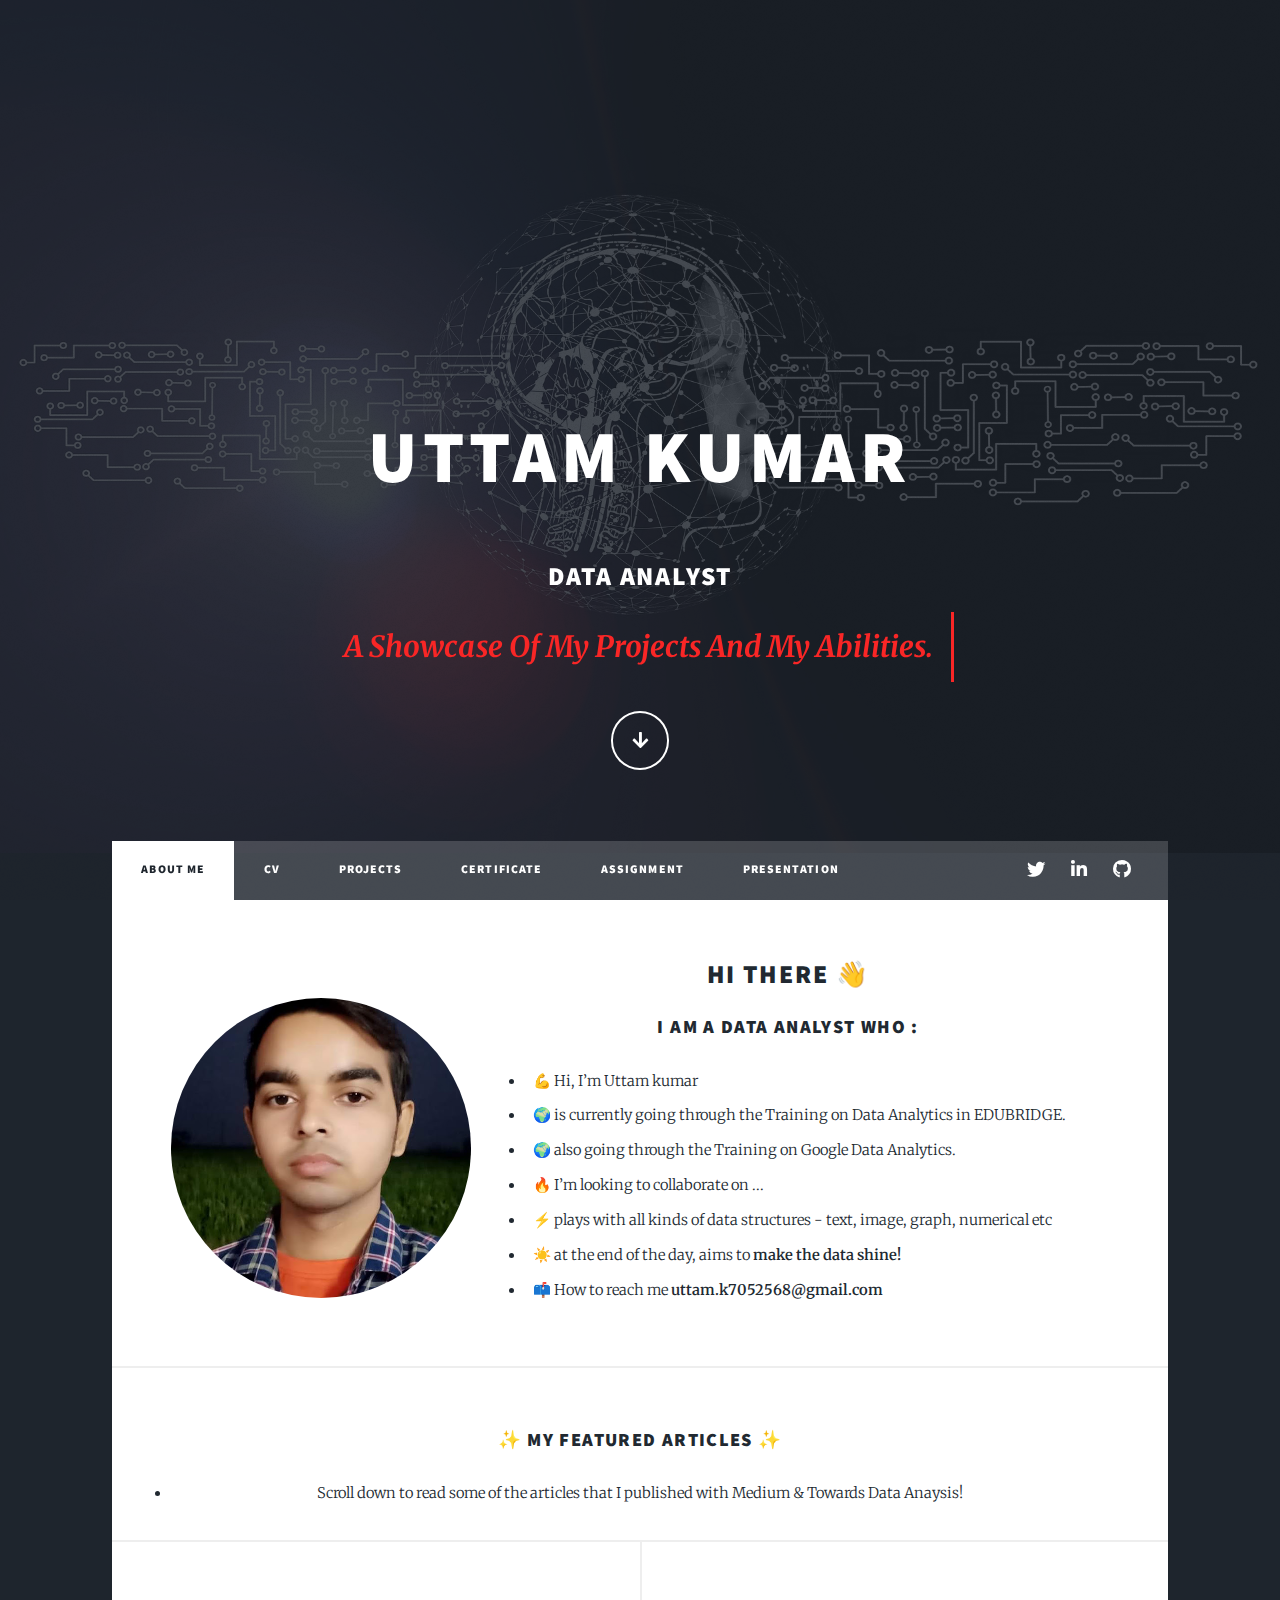
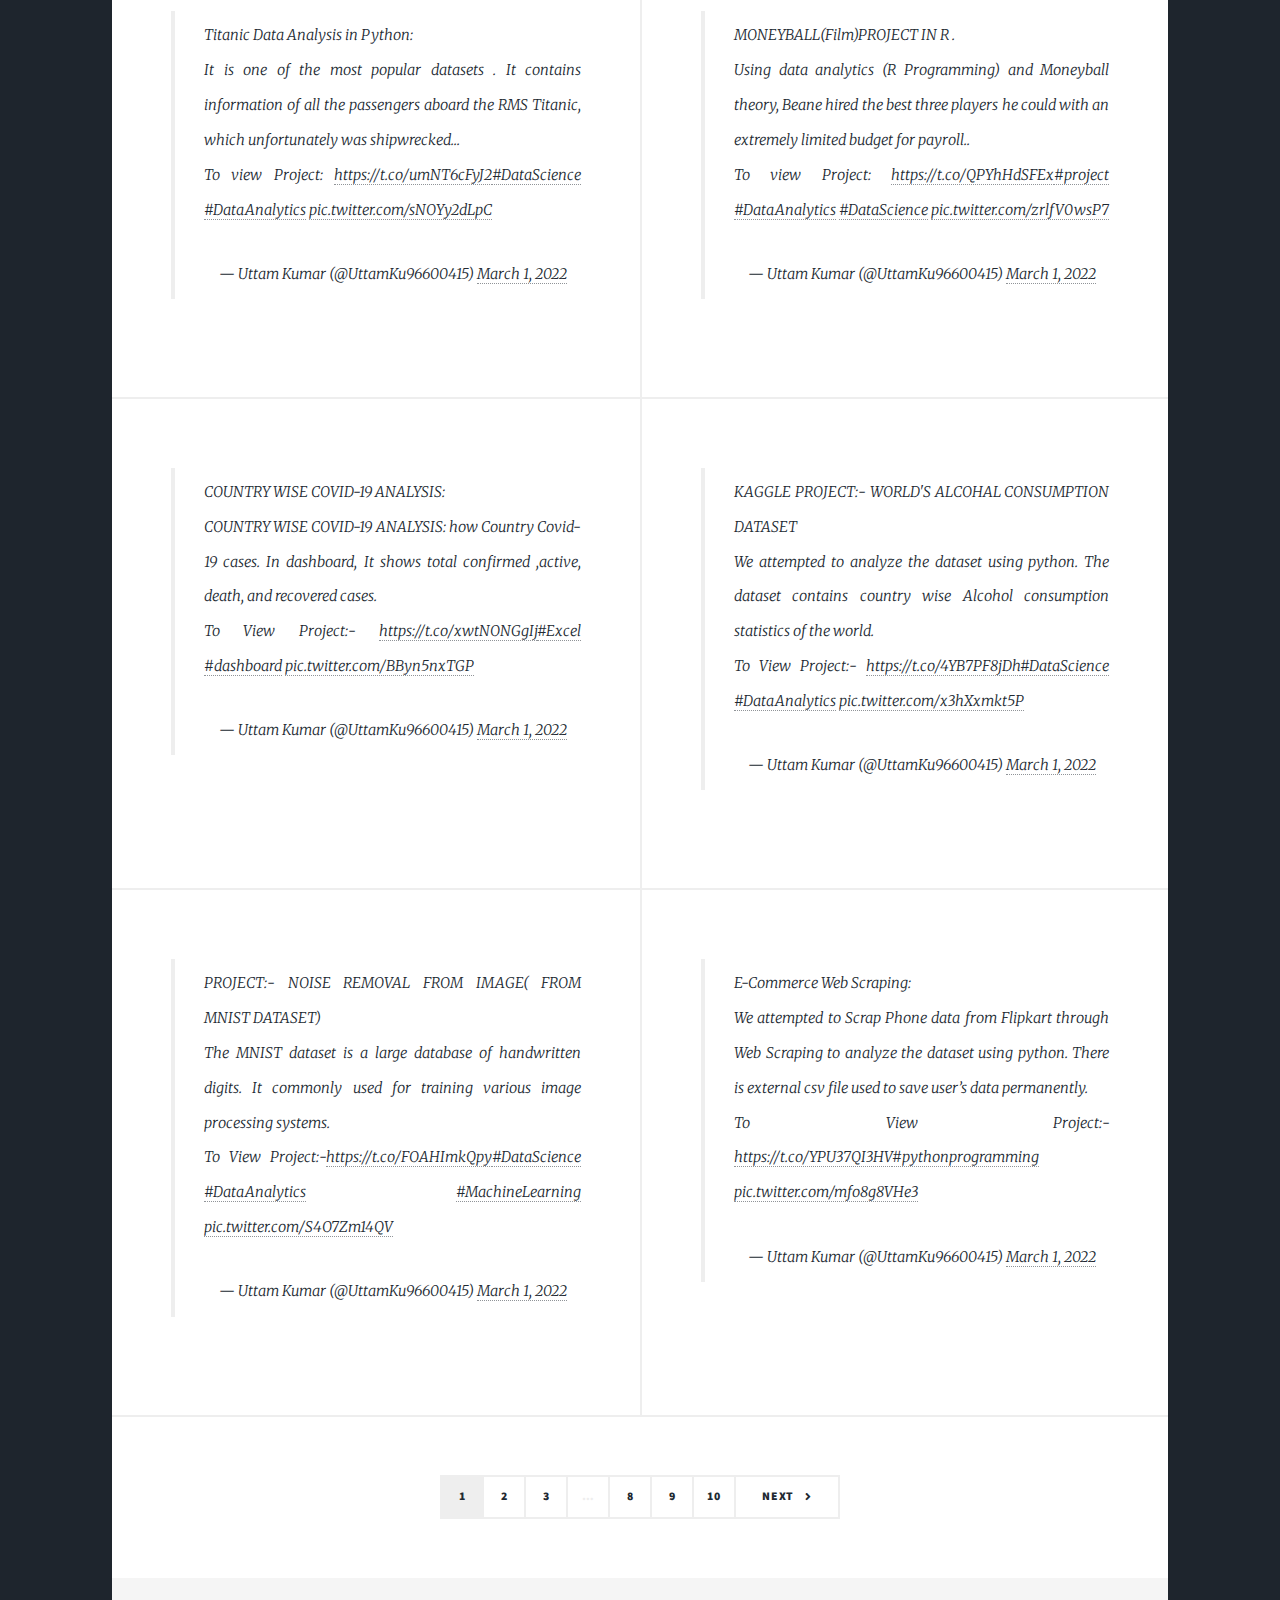
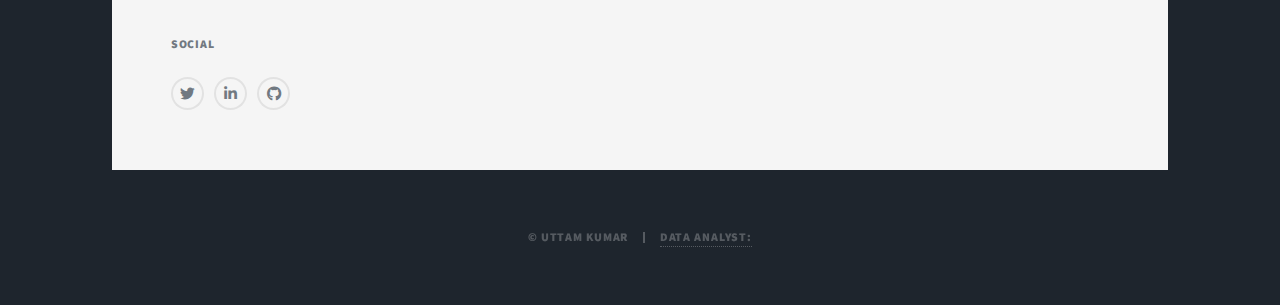
<file: index.html>
<!DOCTYPE HTML>
<!--
	Massively by HTML5 UP
	html5up.net | @ajlkn
	Free for personal and commercial use under the CCA 3.0 license (html5up.net/license)
-->
<html>
	<head>
		<title>Uttam Kumar- My Portfolio</title>
		<meta charset="utf-8" />
		<meta name="viewport" content="width=device-width, initial-scale=1, user-scalable=no" />
		<link rel="stylesheet" href="assets/css/main.css" />
		<noscript><link rel="stylesheet" href="assets/css/noscript.css" /></noscript>
	</head>
	<body class="is-preload">

		<!-- Wrapper -->
			<div id="wrapper" class="fade-in">

				<!-- Intro -->
					<div id="intro">
						<h1>UTTAM KUMAR</h1><br />
						<h2>DATA ANALYST</h2>
						<p>A Showcase Of My Projects And My Abilities. </p>
						<ul class="actions">
							<li><a href="#header" class="button icon solid solo fa-arrow-down scrolly">Continue</a></li>
						</ul>
					</div>

				<!-- Header -->
					<header id="header">
						<a href="index.html" class="logo">Data Analyst</a>
					</header>

				<!-- Nav -->
					<nav id="nav">
						<ul class="links">
							<li class="active"><a href="index.html">ABOUT ME</a></li>
							<li><a href="uttam_cv.html">CV</a></li>
							<li><a href="projects.html">PROJECTS</a></li>
							<li><a href="certificate.html">Certificate</a></li>
							<li><a href="assignment.html">Assignment</a></li>
							<li><a href="presentation.html">Presentation</a></li>
						</ul>
						<ul class="icons">
							<li><a href="https://twitter.com/UttamKu96600415" class="icon brands fa-twitter"><span class="label">Twitter</span></a></li>
							
							<li><a href="https://www.linkedin.com/in/uttam-k-a13693228/" class="icon brands fab fa-linkedin-in"><span class="label">Instagram</span></a></li>
							<li><a href="https://github.com/Uttamkumargit" class="icon brands fa-github"><span class="label">GitHub</span></a></li>
						</ul>
					</nav>

				<!-- Main -->
					<div id="main">
						<!-- Featured Post -->
						<div class="image-txt-container">
							
							<img class="circular--square" src="./images/UTTAM.jpg" width="300" height="300">
							
							<article class="post featured">

								<center>
								<h2>
									Hi there 👋
								</h2>
								<h3>I am a Data Analyst who :</h3></center>
								<ul>
								<li>💪  Hi, I’m Uttam kumar</li>
								<li>🌍 is currently going through the Training on  Data Analytics in EDUBRIDGE. </li>
								<li>🌍 also going through the Training on Google Data Analytics. </li>
								<li>🔥  I’m looking to collaborate on ...</li>
								<li>⚡ plays with all kinds of data structures - text, image, graph, numerical etc</li>
								<li>☀️ at the end of the day, aims to <b>make the data shine!</b></li>
								<li>📫 How to reach me <b>uttam.k7052568@gmail.com</b></li>
								</ul>
							</article>
						  </div>


						

						<center>
							<h3>✨ My Featured Articles ✨</h3>
							<center>
								<li> Scroll down to read some of the articles that I published with Medium &amp; Towards Data Anaysis!</li>
							</center>

							</center>

						<!-- Posts -->
							<section class="posts">
								<article>
									<div class="twitter-tweet twitter-tweet-rendered" style="display: flex; max-width: 550px; width: 100%; margin-top: 10px; margin-bottom: 10px;">
										<blockquote class="twitter-tweet"><p lang="en" dir="ltr">Titanic Data Analysis in Python:<br>It is one of the most popular datasets . It contains information of all the passengers aboard the RMS Titanic, which unfortunately was shipwrecked...<br>To view Project: <a href="https://t.co/umNT6cFyJ2">https://t.co/umNT6cFyJ2</a><a href="https://twitter.com/hashtag/DataScience?src=hash&amp;ref_src=twsrc%5Etfw">#DataScience</a> <a href="https://twitter.com/hashtag/DataAnalytics?src=hash&amp;ref_src=twsrc%5Etfw">#DataAnalytics</a> <a href="https://t.co/sNOYy2dLpC">pic.twitter.com/sNOYy2dLpC</a></p>&mdash; Uttam Kumar (@UttamKu96600415) <a href="https://twitter.com/UttamKu96600415/status/1498518262317219841?ref_src=twsrc%5Etfw">March 1, 2022</a></blockquote> <script async src="https://platform.twitter.com/widgets.js" charset="utf-8"></script>
									</div> 
								</article>


								<article>
									<div class="twitter-tweet twitter-tweet-rendered" style="display: flex; max-width: 550px; width: 100%; margin-top: 10px; margin-bottom: 10px;">
										<blockquote class="twitter-tweet"><p lang="en" dir="ltr">MONEYBALL(Film)PROJECT IN R .<br>Using data analytics (R Programming) and Moneyball theory, Beane hired the best three players he could with an extremely limited budget for payroll..<br>To view Project: <a href="https://t.co/QPYhHdSFEx">https://t.co/QPYhHdSFEx</a><a href="https://twitter.com/hashtag/project?src=hash&amp;ref_src=twsrc%5Etfw">#project</a> <a href="https://twitter.com/hashtag/DataAnalytics?src=hash&amp;ref_src=twsrc%5Etfw">#DataAnalytics</a> <a href="https://twitter.com/hashtag/DataScience?src=hash&amp;ref_src=twsrc%5Etfw">#DataScience</a> <a href="https://t.co/zrlfV0wsP7">pic.twitter.com/zrlfV0wsP7</a></p>&mdash; Uttam Kumar (@UttamKu96600415) <a href="https://twitter.com/UttamKu96600415/status/1498515535218491393?ref_src=twsrc%5Etfw">March 1, 2022</a></blockquote> <script async src="https://platform.twitter.com/widgets.js" charset="utf-8"></script>
									</div> 
								</article>


								<article>
									<div class="twitter-tweet twitter-tweet-rendered" style="display: flex; max-width: 550px; width: 100%; margin-top: 10px; margin-bottom: 10px;">
										<blockquote class="twitter-tweet"><p lang="en" dir="ltr">COUNTRY WISE COVID-19 ANALYSIS:<br>COUNTRY WISE COVID-19 ANALYSIS: how Country Covid-19 cases. In dashboard, It shows total confirmed ,active, death, and recovered cases.<br>To View Project:- <a href="https://t.co/xwtNONGgIj">https://t.co/xwtNONGgIj</a><a href="https://twitter.com/hashtag/Excel?src=hash&amp;ref_src=twsrc%5Etfw">#Excel</a> <a href="https://twitter.com/hashtag/dashboard?src=hash&amp;ref_src=twsrc%5Etfw">#dashboard</a> <a href="https://t.co/BByn5nxTGP">pic.twitter.com/BByn5nxTGP</a></p>&mdash; Uttam Kumar (@UttamKu96600415) <a href="https://twitter.com/UttamKu96600415/status/1498522568680439809?ref_src=twsrc%5Etfw">March 1, 2022</a></blockquote> <script async src="https://platform.twitter.com/widgets.js" charset="utf-8"></script>
									</div> 
								</article>


								<article>
									<div class="twitter-tweet twitter-tweet-rendered" style="display: flex; max-width: 550px; width: 100%; margin-top: 10px; margin-bottom: 10px;">
										<blockquote class="twitter-tweet"><p lang="en" dir="ltr">KAGGLE PROJECT:- WORLD&#39;S ALCOHAL CONSUMPTION DATASET<br>We attempted to analyze the dataset using python. The dataset contains country wise Alcohol consumption statistics of the world. <br>To View Project:- <a href="https://t.co/4YB7PF8jDh">https://t.co/4YB7PF8jDh</a><a href="https://twitter.com/hashtag/DataScience?src=hash&amp;ref_src=twsrc%5Etfw">#DataScience</a> <a href="https://twitter.com/hashtag/DataAnalytics?src=hash&amp;ref_src=twsrc%5Etfw">#DataAnalytics</a> <a href="https://t.co/x3hXxmkt5P">pic.twitter.com/x3hXxmkt5P</a></p>&mdash; Uttam Kumar (@UttamKu96600415) <a href="https://twitter.com/UttamKu96600415/status/1498524031074865152?ref_src=twsrc%5Etfw">March 1, 2022</a></blockquote> <script async src="https://platform.twitter.com/widgets.js" charset="utf-8"></script>
									</div> 
								</article>
								<article>
									<div class="twitter-tweet twitter-tweet-rendered" style="display: flex; max-width: 550px; width: 100%; margin-top: 10px; margin-bottom: 10px;">
										<blockquote class="twitter-tweet"><p lang="en" dir="ltr">PROJECT:- NOISE REMOVAL FROM IMAGE( FROM MNIST DATASET)<br>The MNIST dataset is a large database of handwritten digits. It commonly used for training various image processing systems. <br>To View Project:-<a href="https://t.co/FOAHImkQpy">https://t.co/FOAHImkQpy</a><a href="https://twitter.com/hashtag/DataScience?src=hash&amp;ref_src=twsrc%5Etfw">#DataScience</a> <a href="https://twitter.com/hashtag/DataAnalytics?src=hash&amp;ref_src=twsrc%5Etfw">#DataAnalytics</a> <a href="https://twitter.com/hashtag/MachineLearning?src=hash&amp;ref_src=twsrc%5Etfw">#MachineLearning</a> <a href="https://t.co/S4O7Zm14QV">pic.twitter.com/S4O7Zm14QV</a></p>&mdash; Uttam Kumar (@UttamKu96600415) <a href="https://twitter.com/UttamKu96600415/status/1498519529974267904?ref_src=twsrc%5Etfw">March 1, 2022</a></blockquote> <script async src="https://platform.twitter.com/widgets.js" charset="utf-8"></script>
									</div> 
								</article>

								<article>
									<div class="twitter-tweet twitter-tweet-rendered" style="display: flex; max-width: 550px; width: 100%; margin-top: 10px; margin-bottom: 10px;">
										<blockquote class="twitter-tweet"><p lang="en" dir="ltr">E-Commerce Web Scraping:<br>We attempted to Scrap Phone data from Flipkart through Web Scraping to analyze the dataset using python. There is external csv file used to save user’s data permanently.<br>To View Project:-<a href="https://t.co/YPU37QI3HV">https://t.co/YPU37QI3HV</a><a href="https://twitter.com/hashtag/pythonprogramming?src=hash&amp;ref_src=twsrc%5Etfw">#pythonprogramming</a> <a href="https://t.co/mfo8g8VHe3">pic.twitter.com/mfo8g8VHe3</a></p>&mdash; Uttam Kumar (@UttamKu96600415) <a href="https://twitter.com/UttamKu96600415/status/1498525793450098690?ref_src=twsrc%5Etfw">March 1, 2022</a></blockquote> <script async src="https://platform.twitter.com/widgets.js" charset="utf-8"></script>
									</div> 
								</article>

								
							</section>

						<!-- Footer -->
							<footer>
								<div class="pagination">
									<!--<a href="#" class="previous">Prev</a>-->
									<a href="#" class="page active">1</a>
									<a href="#" class="page">2</a>
									<a href="#" class="page">3</a>
									<span class="extra">&hellip;</span>
									<a href="#" class="page">8</a>
									<a href="#" class="page">9</a>
									<a href="#" class="page">10</a>
									<a href="#" class="next">Next</a>
								</div>
							</footer>

					</div>

				<!-- Footer -->
					<footer id="footer">
						
							<section>
								<h3>Social</h3>
								<ul class="icons alt">
									<li><a href="https://twitter.com/UttamKu96600415" class="icon brands alt fa-twitter"><span class="label">Twitter</span></a></li>
									
									<li><a href="https://www.linkedin.com/in/uttam-k-a13693228/" class="icon brands alt fab fa-linkedin-in"><span class="label">Linkdin</span></a></li>
									<li><a href="https://github.com/Uttamkumargit" class="icon brands alt fa-github"><span class="label">GitHub</span></a></li>
								</ul>
							</section>
						
					</footer>

				<!-- Copyright -->
					<div id="copyright">
						<ul><li>&copy; Uttam Kumar</li><li> <a href="https://uttamkumar.github.io/index.html#">Data Analyst:</a></li></ul>
					</div>

			</div>

		<!-- Scripts -->
			<script src="assets/js/jquery.min.js"></script>
			<script src="assets/js/jquery.scrollex.min.js"></script>
			<script src="assets/js/jquery.scrolly.min.js"></script>
			<script src="assets/js/browser.min.js"></script>
			<script src="assets/js/breakpoints.min.js"></script>
			<script src="assets/js/util.js"></script>
			<script src="assets/js/main.js"></script>

	</body>
</html>
</file>
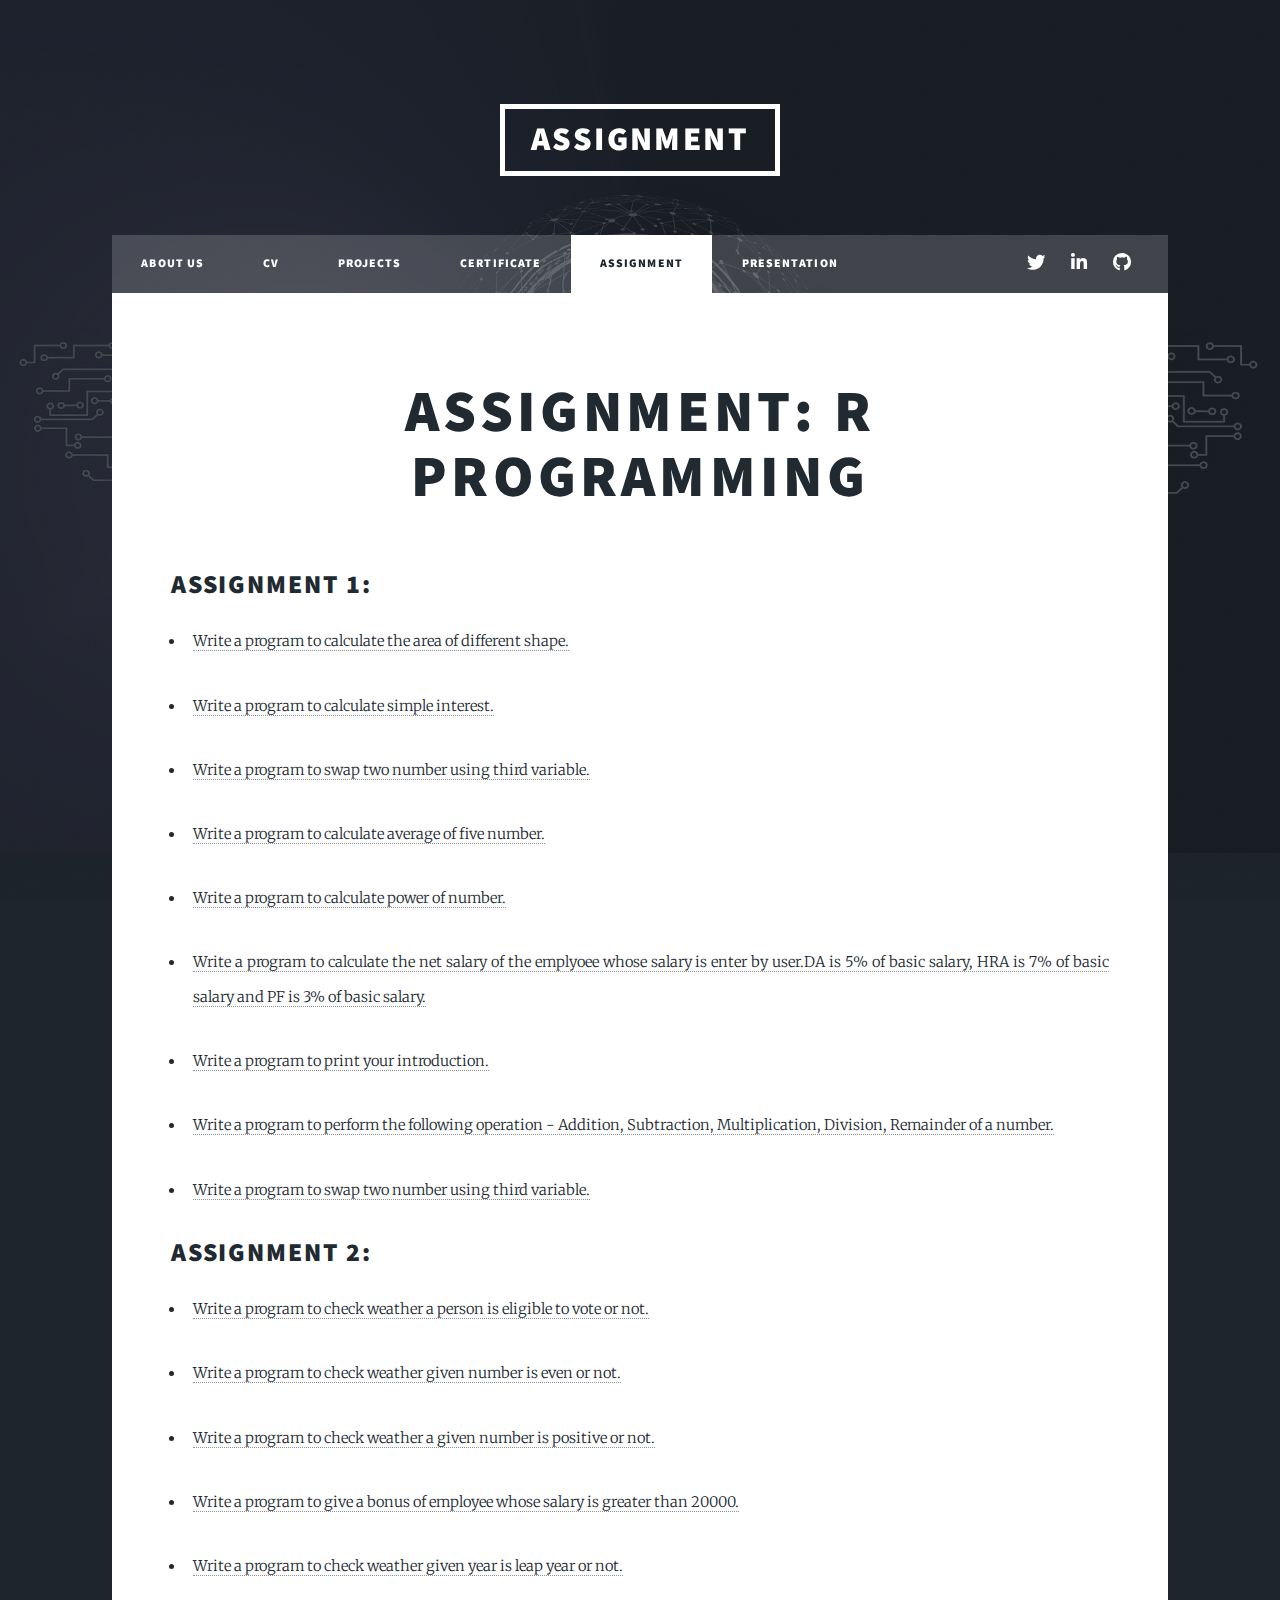
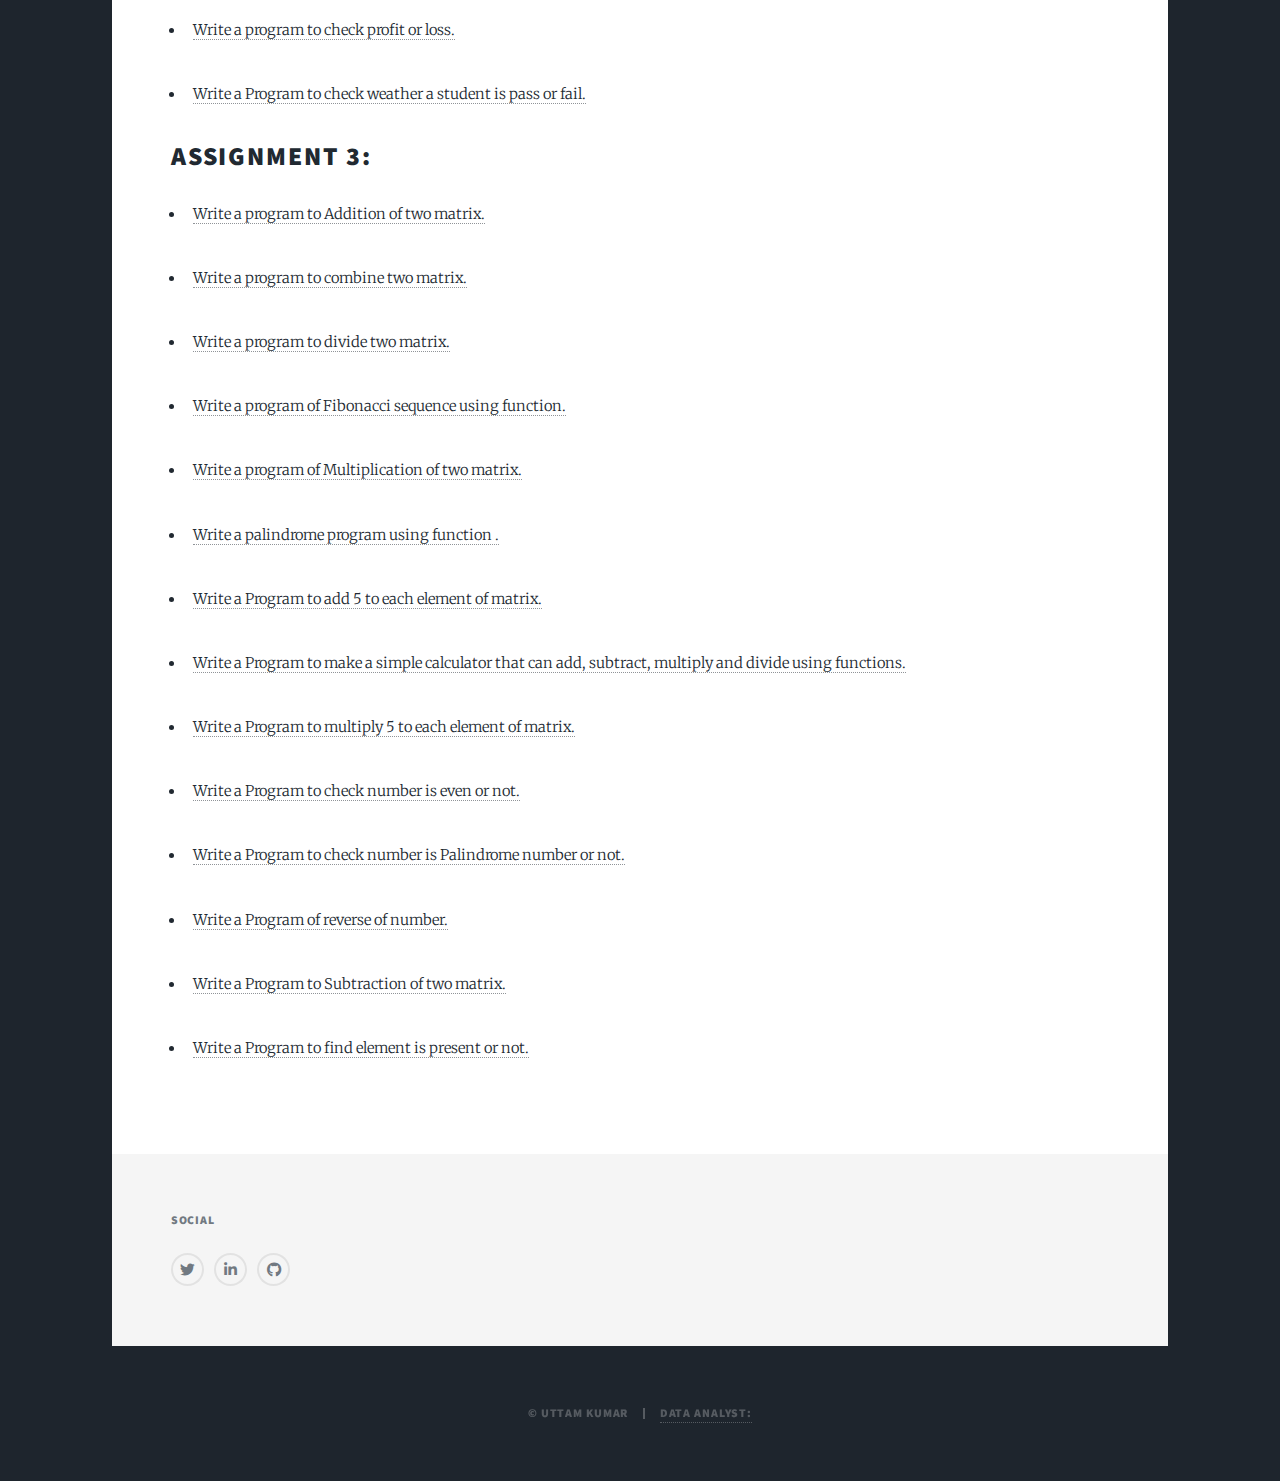
<file: assignment.html>
<!DOCTYPE HTML>
<!--
	Massively by HTML5 UP
	html5up.net | @ajlkn
	Free for personal and commercial use under the CCA 3.0 license (html5up.net/license)
-->
<html>
	<head>
		<title>Uttam Kumar- My Portfolio</title>
		<meta charset="utf-8" />
		<meta name="viewport" content="width=device-width, initial-scale=1, user-scalable=no" />
		<link rel="stylesheet" href="assets/css/main.css" />
		<noscript><link rel="stylesheet" href="assets/css/noscript.css" /></noscript>
	</head>
	<body class="is-preload">

		<!-- Wrapper -->
			<div id="wrapper">

				<!-- Header -->
					<header id="header">
						<a href="index.html" class="logo">Assignment</a>
					</header>

				<!-- Nav -->
					<nav id="nav">
						<ul class="links">
							<li><a href="index.html">ABOUT US</a></li>
							<li><a href="uttam_cv.html">CV</a></li>
							<li><a href="projects.html">PROJECTS</a></li>
							<li ><a href="certificate.html">Certificate</a></li>
							<li class="active"><a href="assignment.html">Assignment</a></li>
							<li><a href="presentation.html">Presentation</a></li>

						</ul>
						<ul class="icons">
						
							<li><a href="https://twitter.com/UttamKu96600415" class="icon brands fa-twitter"><span class="label">Twitter</span></a></li>
							
							<li><a href="https://www.linkedin.com/in/uttam-k-a13693228/" class="icon brands fab fa-linkedin-in"><span class="label">Linkdin</span></a></li>
							<li><a href="https://github.com/Uttamkumargit" class="icon brands fa-github"><span class="label">GitHub</span></a></li>
						</ul>
					</nav>

				<!-- Main -->
					<div id="main">

						<!-- Post -->
							<section class="post">
								<header class="major">
									
									<h1>Assignment: R Programming </h1>
								</header>
								<h2> Assignment 1:</h2>
							
								<ul>

							
							<li><p><a href="https://github.com/Uttamkumargit/Edubridge_data-analytics/blob/main/ASSIGNMENTS/Assignment_1/Area%20of%20different%20shape.R">Write a program to calculate the area of different shape.</a></p></li>
							<li><p><a href="https://github.com/Uttamkumargit/Edubridge_data-analytics/blob/main/ASSIGNMENTS/Assignment_1/Simple%20Interest.R">Write a program to calculate simple interest.</a></p></li>
							<li><p><a href="https://github.com/Uttamkumargit/Edubridge_data-analytics/blob/main/ASSIGNMENTS/Assignment_1/Swapping%20of%20two%20number%20using%20third%20variable.R">Write a program to swap two number using third variable.</a></p></li>
							<li><p><a href="https://github.com/Uttamkumargit/Edubridge_data-analytics/blob/main/ASSIGNMENTS/Assignment_1/average%20of%20five%20number.R"> Write a program to calculate average of five number.</a></p></li>
							<li><p><a href="https://github.com/Uttamkumargit/Edubridge_data-analytics/blob/main/ASSIGNMENTS/Assignment_1/calculate%20power%20of%20number.R">Write a program to calculate power of number.</a></p></li>
							<li><p><a href="https://github.com/Uttamkumargit/Edubridge_data-analytics/blob/main/ASSIGNMENTS/Assignment_1/calculate%20the%20net%20salary.R"> Write a program to calculate the net salary of the emplyoee whose salary is enter by user.DA is 5% of basic salary, HRA is 7% of basic salary and PF is 3% of basic salary.</a></p></li>
							<li><p><a href="https://github.com/Uttamkumargit/Edubridge_data-analytics/blob/main/ASSIGNMENTS/Assignment_1/introduction.R">Write a program to print your introduction.</a></p></li>
							<li><p><a href="https://github.com/Uttamkumargit/Edubridge_data-analytics/blob/main/ASSIGNMENTS/Assignment_1/perform%20the%20following%20operation.R">Write a program to perform the following operation - Addition, Subtraction, 
                            Multiplication, Division, Remainder of a number.</a></p></li>
							<li><p><a href="https://github.com/Uttamkumargit/Edubridge_data-analytics/blob/main/ASSIGNMENTS/Assignment_1/swap%20two%20number%20without%20using%20third%20variable.R">Write a program to swap two number using third variable.</a></p></li>
						</ul>


							<section class="post">
								<h2> Assignment 2:</h2>
								<ul>
							<li><p><a href="https://github.com/Uttamkumargit/Edubridge_data-analytics/blob/main/ASSIGNMENTS/Assignment_2/Eligible_to_vote_or_not.R">Write a program to check weather a person is eligible to vote or not.</a></p></li>
							<li><p><a href="https://github.com/Uttamkumargit/Edubridge_data-analytics/blob/main/ASSIGNMENTS/Assignment_2/Even_or_Not.R">Write a program to check weather given number is even or not.</a></p></li>
							<li><p><a href="https://github.com/Uttamkumargit/Edubridge_data-analytics/blob/main/ASSIGNMENTS/Assignment_2/Positive_or_not.R">Write a program to check weather a given number is positive or not.</a></p></li>
							<li><p><a href="https://github.com/Uttamkumargit/Edubridge_data-analytics/blob/main/ASSIGNMENTS/Assignment_2/bonus_of_employees.R">Write a program to give a bonus of employee whose salary is greater than 20000.</a></p></li>
							<li><p><a href="https://github.com/Uttamkumargit/Edubridge_data-analytics/blob/main/ASSIGNMENTS/Assignment_2/leap_year_or_not.R">Write a program to check weather given year is leap year or not.</a></p></li>
							<li><p><a href="https://github.com/Uttamkumargit/Edubridge_data-analytics/blob/main/ASSIGNMENTS/Assignment_2/profit_and_loss.R">  Write a program to check profit or loss.</a></p></li>
							<li><p><a href="https://github.com/Uttamkumargit/Edubridge_data-analytics/blob/main/ASSIGNMENTS/Assignment_2/student_is_pass_or_fail.R">Write a Program to check weather a student is pass or fail.</a></p></li>
							
                        </ul>


							</section>

							<section class="post">
								<h2> Assignment 3:</h2>
								<ul>

							
							<li><p><a href="https://github.com/Uttamkumargit/Edubridge_data-analytics/blob/main/ASSIGNMENTS/Assignment3/Addtion%20of%20two%20matrix.R">Write a program to Addition of two matrix.</a></p></li>
							<li><p><a href="https://github.com/Uttamkumargit/Edubridge_data-analytics/blob/main/ASSIGNMENTS/Assignment3/Combining%20of%20two%20matrix.R">Write a program to combine two matrix.</a></p></li>
							<li><p><a href="https://github.com/Uttamkumargit/Edubridge_data-analytics/blob/main/ASSIGNMENTS/Assignment3/Division%20of%20two%20matrix.R">Write a program to divide two matrix.</a></p></li>
							<li><p><a href="https://github.com/Uttamkumargit/Edubridge_data-analytics/blob/main/ASSIGNMENTS/Assignment3/Fibonacci%20series%20using%20function.R">Write a program of Fibonacci sequence using function.</a></p></li>
							<li><p><a href="https://github.com/Uttamkumargit/Edubridge_data-analytics/blob/main/ASSIGNMENTS/Assignment3/Multiplication%20of%20two%20matrix.R">Write a program of Multiplication of two matrix.</a></p></li>
							<li><p><a href="https://github.com/Uttamkumargit/Edubridge_data-analytics/blob/main/ASSIGNMENTS/Assignment3/Palindrome%20prgram%20using%20function.R">  Write a palindrome program using function .</a></p></li>
							<li><p><a href="https://github.com/Uttamkumargit/Edubridge_data-analytics/blob/main/ASSIGNMENTS/Assignment3/add%205%20to%20each%20element.R">Write a Program to add 5 to each element of matrix.</a></p></li>
							<li><p><a href="https://github.com/Uttamkumargit/Edubridge_data-analytics/blob/main/ASSIGNMENTS/Assignment3/create%20a%20menu%20driven%20program%20using%20function.R">Write a Program to  make a simple calculator that can add, subtract, multiply and divide using functions.</a></p></li>
							<li><p><a href="https://github.com/Uttamkumargit/Edubridge_data-analytics/blob/main/ASSIGNMENTS/Assignment3/multiply%205%20to%20each%20element.R">Write a Program to multiply 5 to each element of matrix.</a></p></li>
							<li><p><a href="https://github.com/Uttamkumargit/Edubridge_data-analytics/blob/main/ASSIGNMENTS/Assignment3/odd%20even.R">Write a Program to check number is even or not.</a></p></li>
							<li><p><a href="https://github.com/Uttamkumargit/Edubridge_data-analytics/blob/main/ASSIGNMENTS/Assignment3/palindrome%20number.R">Write a Program to check number is Palindrome number or not.</a></p></li>
							<li><p><a href="https://github.com/Uttamkumargit/Edubridge_data-analytics/blob/main/ASSIGNMENTS/Assignment3/reverse%20of%20number.R">Write a Program of reverse of number.</a></p></li>
							<li><p><a href="https://github.com/Uttamkumargit/Edubridge_data-analytics/blob/main/ASSIGNMENTS/Assignment3/subtraction%20of%20two%20matrix.R">Write a Program to Subtraction of two matrix.</a></p></li>
							<li><p><a href="https://github.com/Uttamkumargit/Edubridge_data-analytics/blob/main/ASSIGNMENTS/Assignment3/to%20find%20element.R">Write a Program to find element is present or not.</a></p></li>
							
                        </ul>


							</section>


						
							</section>

							
							

							
							





					</div>

				<!-- Footer -->
					<footer id="footer">
						<section>
								<h3>Social</h3>
								<ul class="icons alt">
									<li><a href="https://twitter.com/UttamKu96600415" class="icon brands alt fa-twitter"><span class="label">Twitter</span></a></li>
									
									<li><a href="https://www.linkedin.com/in/uttam-k-a13693228/" class="icon brands alt fab fa-linkedin-in"><span class="label">Linkdin</span></a></li>
									<li><a href="https://github.com/Uttamkumargit" class="icon brands alt fa-github"><span class="label">GitHub</span></a></li>
								</ul>
						</section>
						
					</footer>


				<!-- Copyright -->
					<div id="copyright">
						<ul><li>&copy; Uttam Kumar</li><li> <a href="https://uttamkumar.github.io/index.html#">Data Analyst:</a></li></ul>
					</div>

			</div>

		<!-- Scripts -->
			<script src="assets/js/jquery.min.js"></script>
			<script src="assets/js/jquery.scrollex.min.js"></script>
			<script src="assets/js/jquery.scrolly.min.js"></script>
			<script src="assets/js/browser.min.js"></script>
			<script src="assets/js/breakpoints.min.js"></script>
			<script src="assets/js/util.js"></script>
			<script src="assets/js/main.js"></script>

	</body>
</html>
</file>
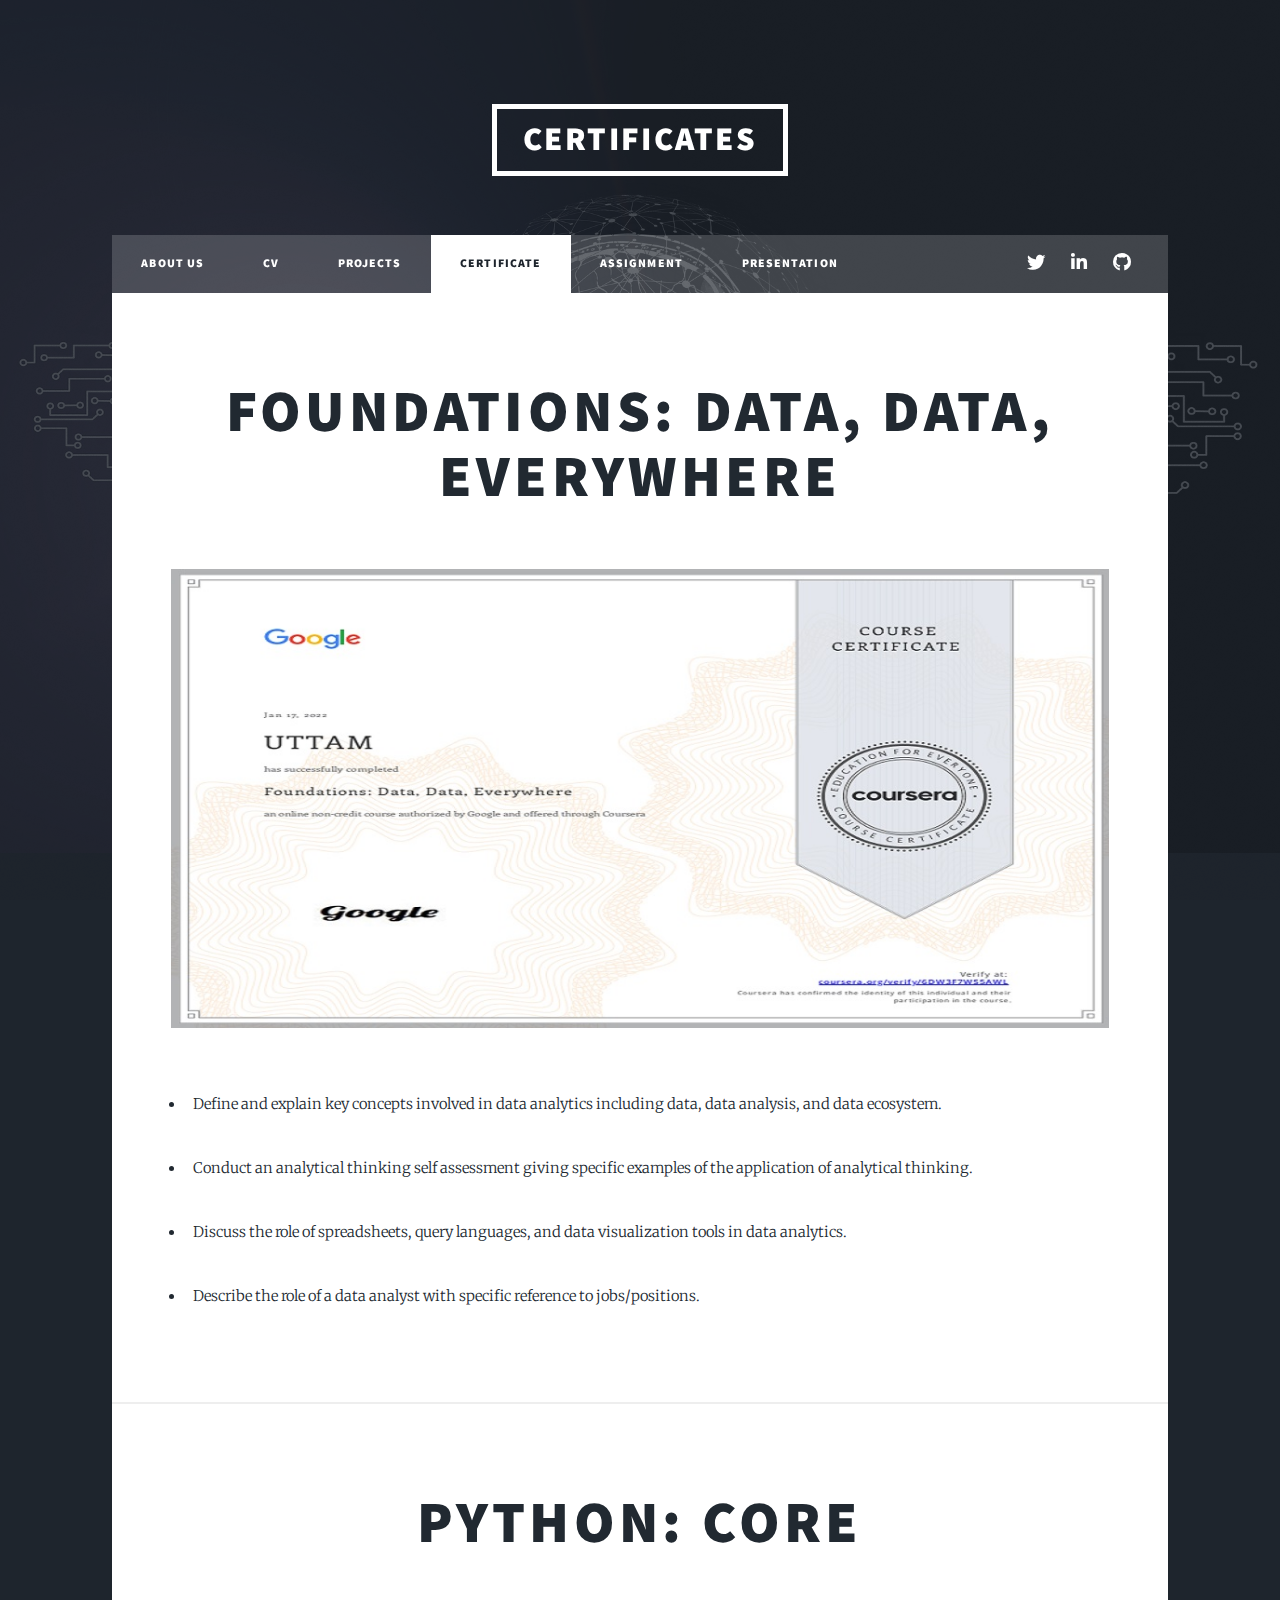
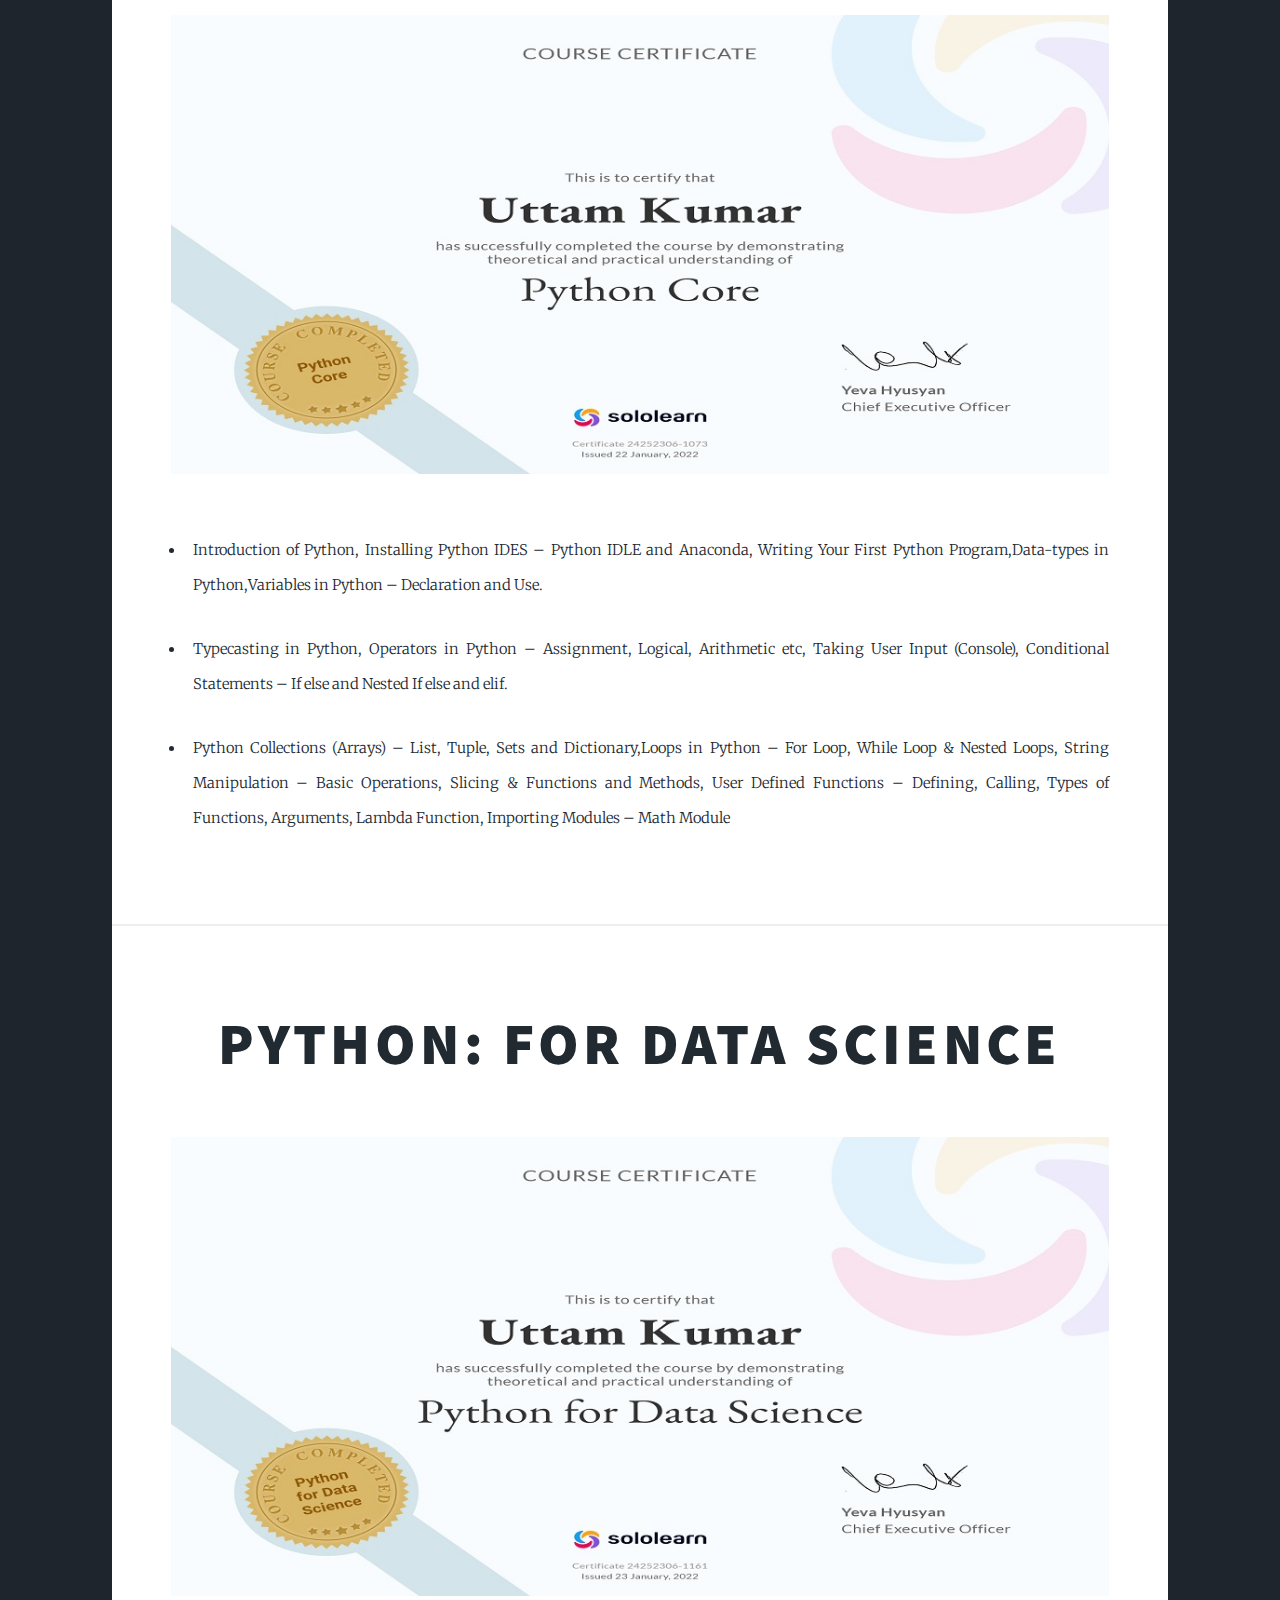
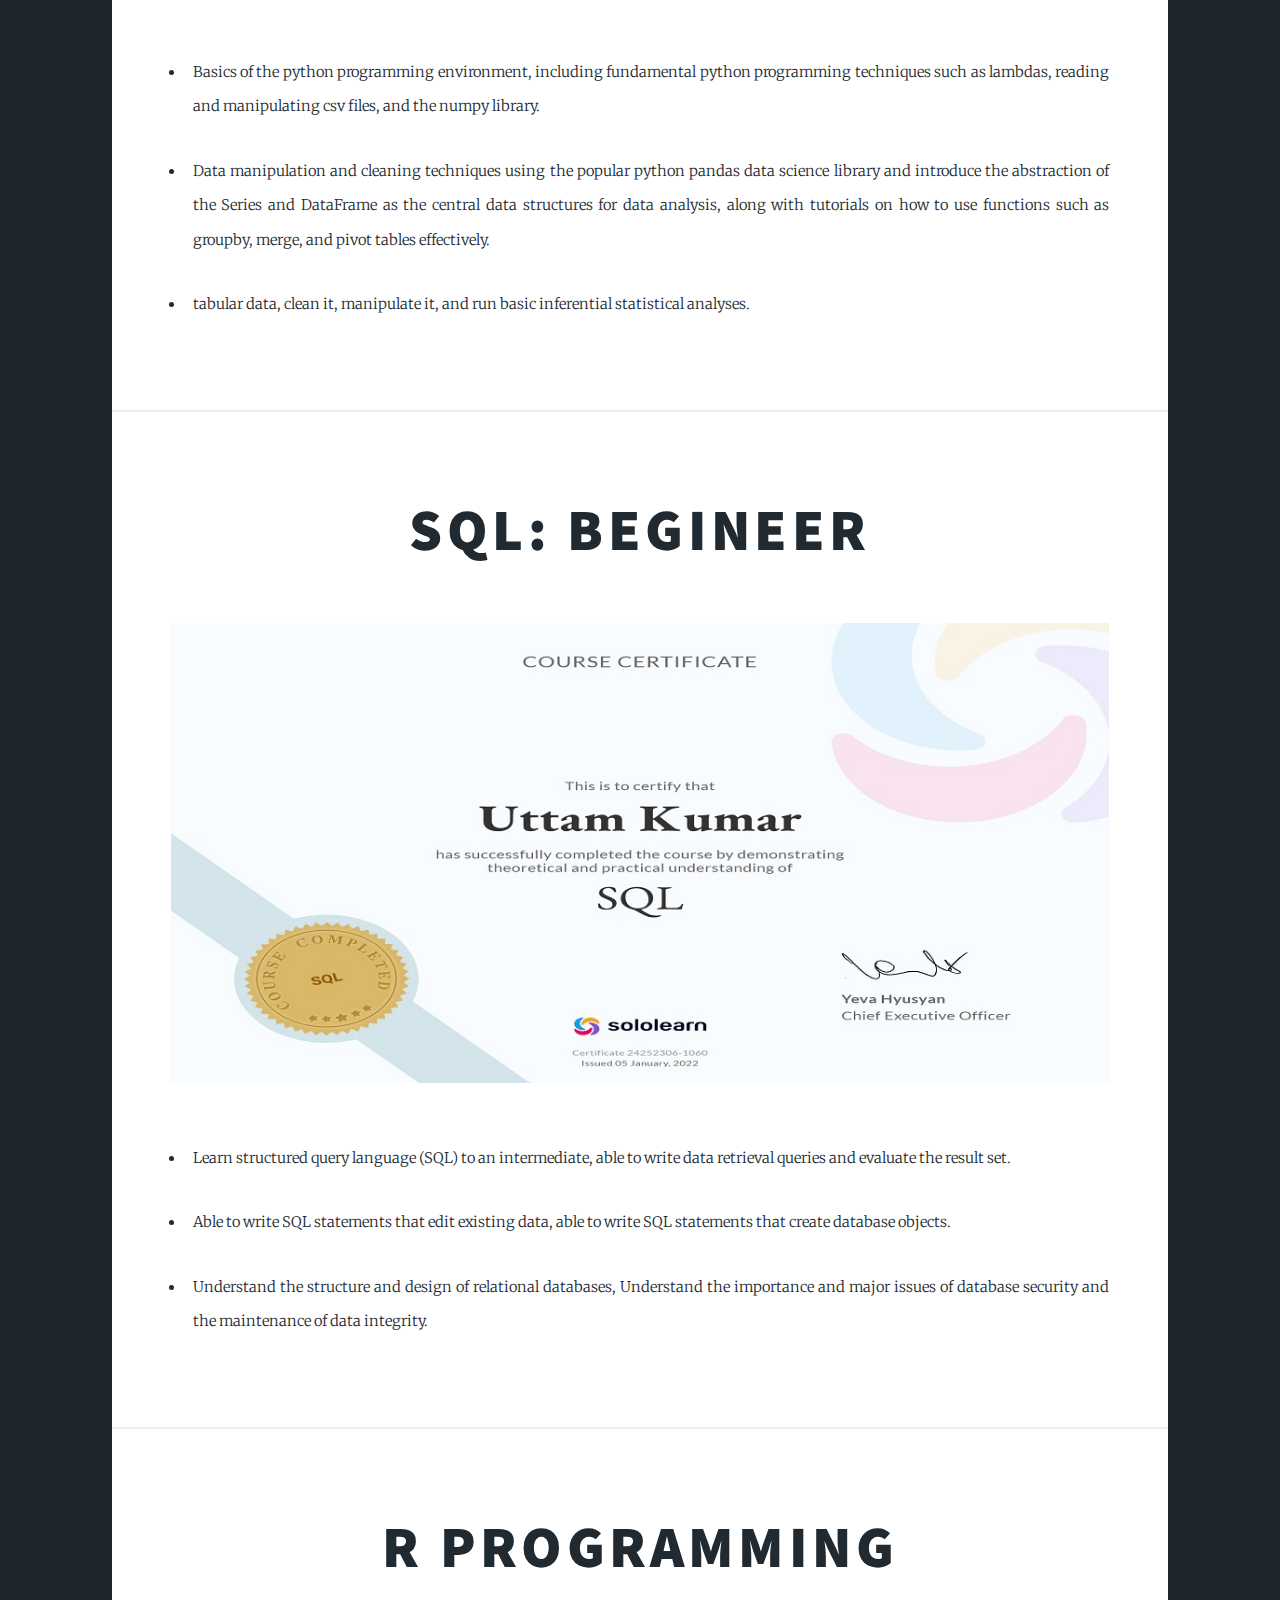
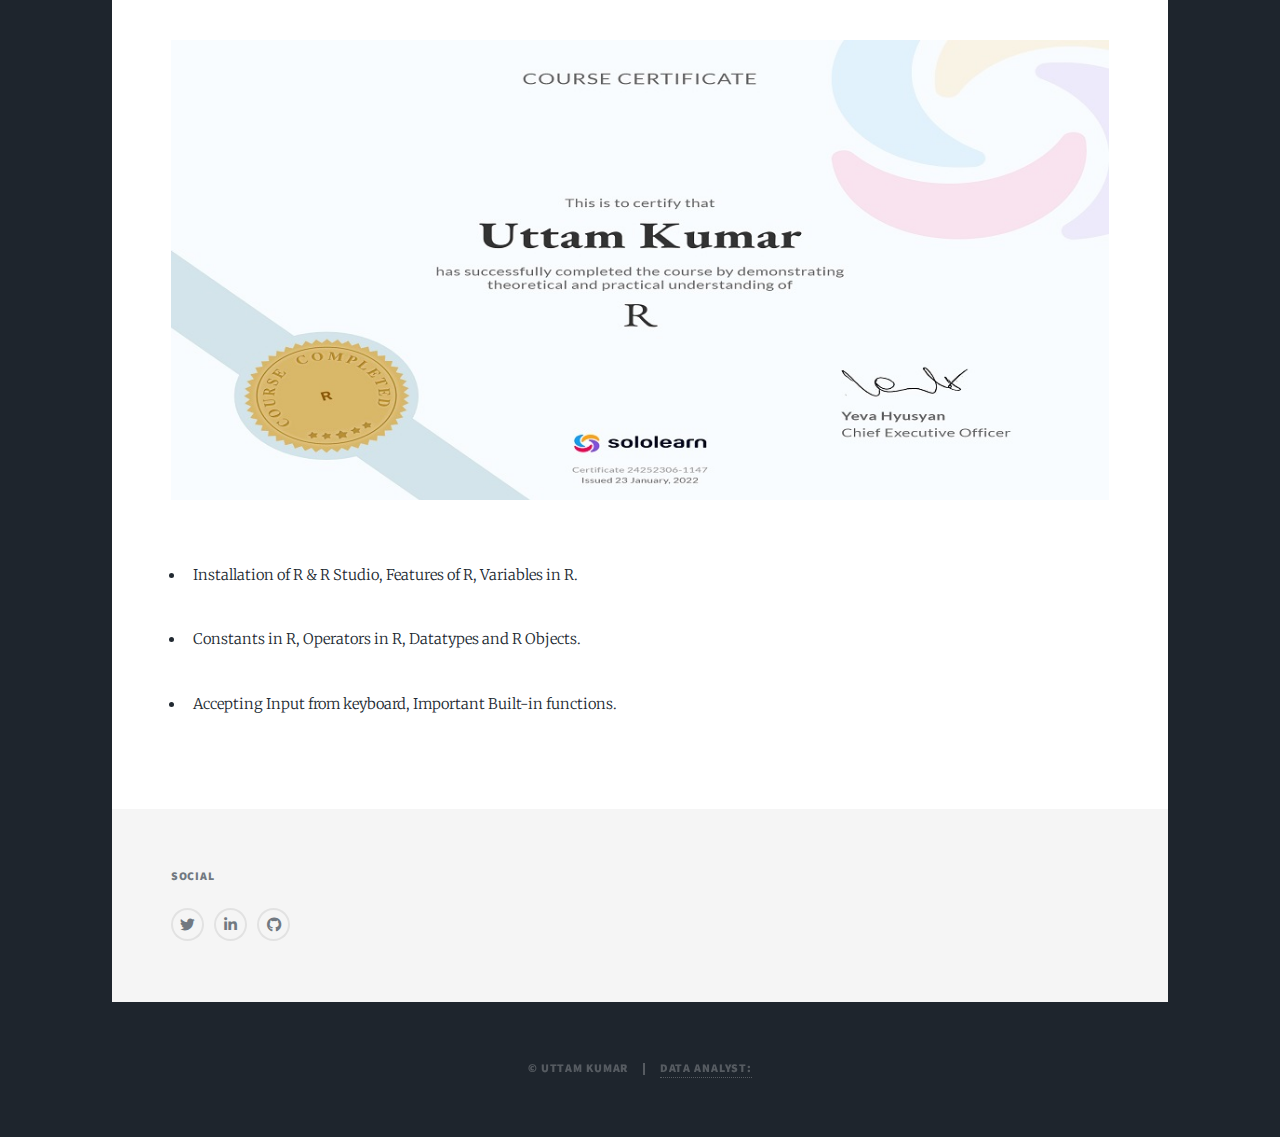
<file: certificate.html>
<!DOCTYPE HTML>
<!--
	Massively by HTML5 UP
	html5up.net | @ajlkn
	Free for personal and commercial use under the CCA 3.0 license (html5up.net/license)
-->
<html>
	<head>
		<title>Uttam Kumar- My Portfolio</title>
		<meta charset="utf-8" />
		<meta name="viewport" content="width=device-width, initial-scale=1, user-scalable=no" />
		<link rel="stylesheet" href="assets/css/main.css" />
		<noscript><link rel="stylesheet" href="assets/css/noscript.css" /></noscript>
	</head>
	<body class="is-preload">

		<!-- Wrapper -->
			<div id="wrapper">

				<!-- Header -->
					<header id="header">
						<a href="index.html" class="logo">Certificates</a>
					</header>

				<!-- Nav -->
					<nav id="nav">
						<ul class="links">
							<li><a href="index.html">ABOUT US</a></li>
							<li><a href="uttam_cv.html">CV</a></li>
							<li><a href="projects.html">PROJECTS</a></li>
							<li class="active"><a href="certificate.html">Certificate</a></li>
							<li><a href="assignment.html">Assignment</a></li>
							<li><a href="presentation.html">Presentation</a></li>

						</ul>
						<ul class="icons">
							<li><a href="https://twitter.com/UttamKu96600415" class="icon brands fa-twitter"><span class="label">Twitter</span></a></li>
							
							<li><a href="https://www.linkedin.com/in/uttam-k-a13693228/" class="icon brands fab fa-linkedin-in"><span class="label">Linkdin</span></a></li>
							<li><a href="https://github.com/Uttamkumargit" class="icon brands fa-github"><span class="label">GitHub</span></a></li>
						</ul>
					</nav>

				<!-- Main -->
					<div id="main">

						<!-- Post -->
							<section class="post">
								<header class="major">
									
									<h1>Foundations: Data, Data, Everywhere </h1>
								</header>
								<div class="image main"><img src="images/pic01.jpg" alt="" /></div>
								<ul>

							<li><p>Define and explain key concepts involved in data analytics including data, data analysis, and data ecosystem.</p></li>
							<li><p>Conduct an analytical thinking self assessment giving specific examples of the application of analytical thinking.</p></li>
							<li><p>Discuss the role of spreadsheets, query languages, and data visualization tools in data analytics.
									</p></li>
							<li><p>Describe the role of a data analyst with specific reference to jobs/positions.</p></li></ul>
							</section>

							<section class="post">
								<header class="major">
									
									<h1>Python: Core</h1>
								</header>
								<div class="image main"><img src="images/pic04.jpg" alt="" /></div>
								<ul>

							<li><p>Introduction of Python, Installing Python IDES – Python IDLE and Anaconda, Writing Your First Python Program,Data-types in Python,Variables in Python – Declaration and Use.</p></li>
							<li><p>Typecasting in Python, Operators in Python – Assignment, Logical, Arithmetic etc, Taking User Input (Console), Conditional Statements – If else and Nested If else and elif.</p></li>
							<li><p>Python Collections (Arrays) – List, Tuple, Sets and Dictionary,Loops in Python – For Loop, While Loop & Nested Loops, String Manipulation – Basic Operations, Slicing & Functions and Methods, User Defined Functions – Defining, Calling, Types of Functions, Arguments, Lambda Function, Importing Modules – Math Module
									</p></li>
							</ul>
							</section>

							<section class="post">
								<header class="major">
									
									<h1>Python: For Data Science </h1>
								</header>
								<div class="image main"><img src="images/pic03.jpg" alt="" /></div>
								<ul>

							<li><p> Basics of the python programming environment, including fundamental python programming techniques such as lambdas, reading and manipulating csv files, and the numpy library. </p></li>

							<li><p> Data manipulation and cleaning techniques using the popular python pandas data science library and introduce the abstraction of the Series and DataFrame as the central data structures for data analysis, along with tutorials on how to use functions such as groupby, merge, and pivot tables effectively. </p></li>
							<li><p> tabular data, clean it, manipulate it, and run basic inferential statistical analyses. 
									</p></li>
							</ul>
							</section>

							<section class="post">
								<header class="major">
									
									<h1>SQL: Begineer </h1>
								</header>
								<div class="image main"><img src="images/pic02.jpg" alt="" /></div>
								<ul>

							<li><p>Learn structured query language (SQL) to an intermediate, able to write data retrieval queries and evaluate the result set.</p></li>
							<li><p>Able to write SQL statements that edit existing data, able to write SQL statements that create database objects.</p></li>
							<li><p>Understand the structure and design of relational databases, Understand the importance and major issues of database security and the maintenance of data integrity.
									</p></li>
							</ul>
							</section>

							<section class="post">
								<header class="major">
									
									<h1>R Programming </h1>
								</header>
								<div class="image main"><img src="images/pic05.jpg" alt="" /></div>
								<ul>

							<li><p>Installation of R & R Studio, Features of R, Variables in R.</p></li>
							<li><p>Constants in R, Operators in R, Datatypes and R Objects.</p></li>
							<li><p>Accepting Input from keyboard, Important Built-in functions.
									</p></li>
							</ul>
							</section>





					</div>

				<!-- Footer -->
					<footer id="footer">
						<section>
								<h3>Social</h3>
								<ul class="icons alt">
									<li><a href="https://twitter.com/UttamKu96600415" class="icon brands alt fa-twitter"><span class="label">Twitter</span></a></li>
									
									<li><a href="https://www.linkedin.com/in/uttam-k-a13693228/" class="icon brands alt fab fa-linkedin-in"><span class="label">Linkdin</span></a></li>
									<li><a href="https://github.com/Uttamkumargit" class="icon brands alt fa-github"><span class="label">GitHub</span></a></li>
								</ul>
						</section>
						
					</footer>


				<!-- Copyright -->
					<div id="copyright">
						<ul><li>&copy; Uttam Kumar</li><li> <a href="https://uttamkumar.github.io/index.html#">Data Analyst:</a></li></ul>
					</div>

			</div>

		<!-- Scripts -->
			<script src="assets/js/jquery.min.js"></script>
			<script src="assets/js/jquery.scrollex.min.js"></script>
			<script src="assets/js/jquery.scrolly.min.js"></script>
			<script src="assets/js/browser.min.js"></script>
			<script src="assets/js/breakpoints.min.js"></script>
			<script src="assets/js/util.js"></script>
			<script src="assets/js/main.js"></script>

	</body>
</html>
</file>
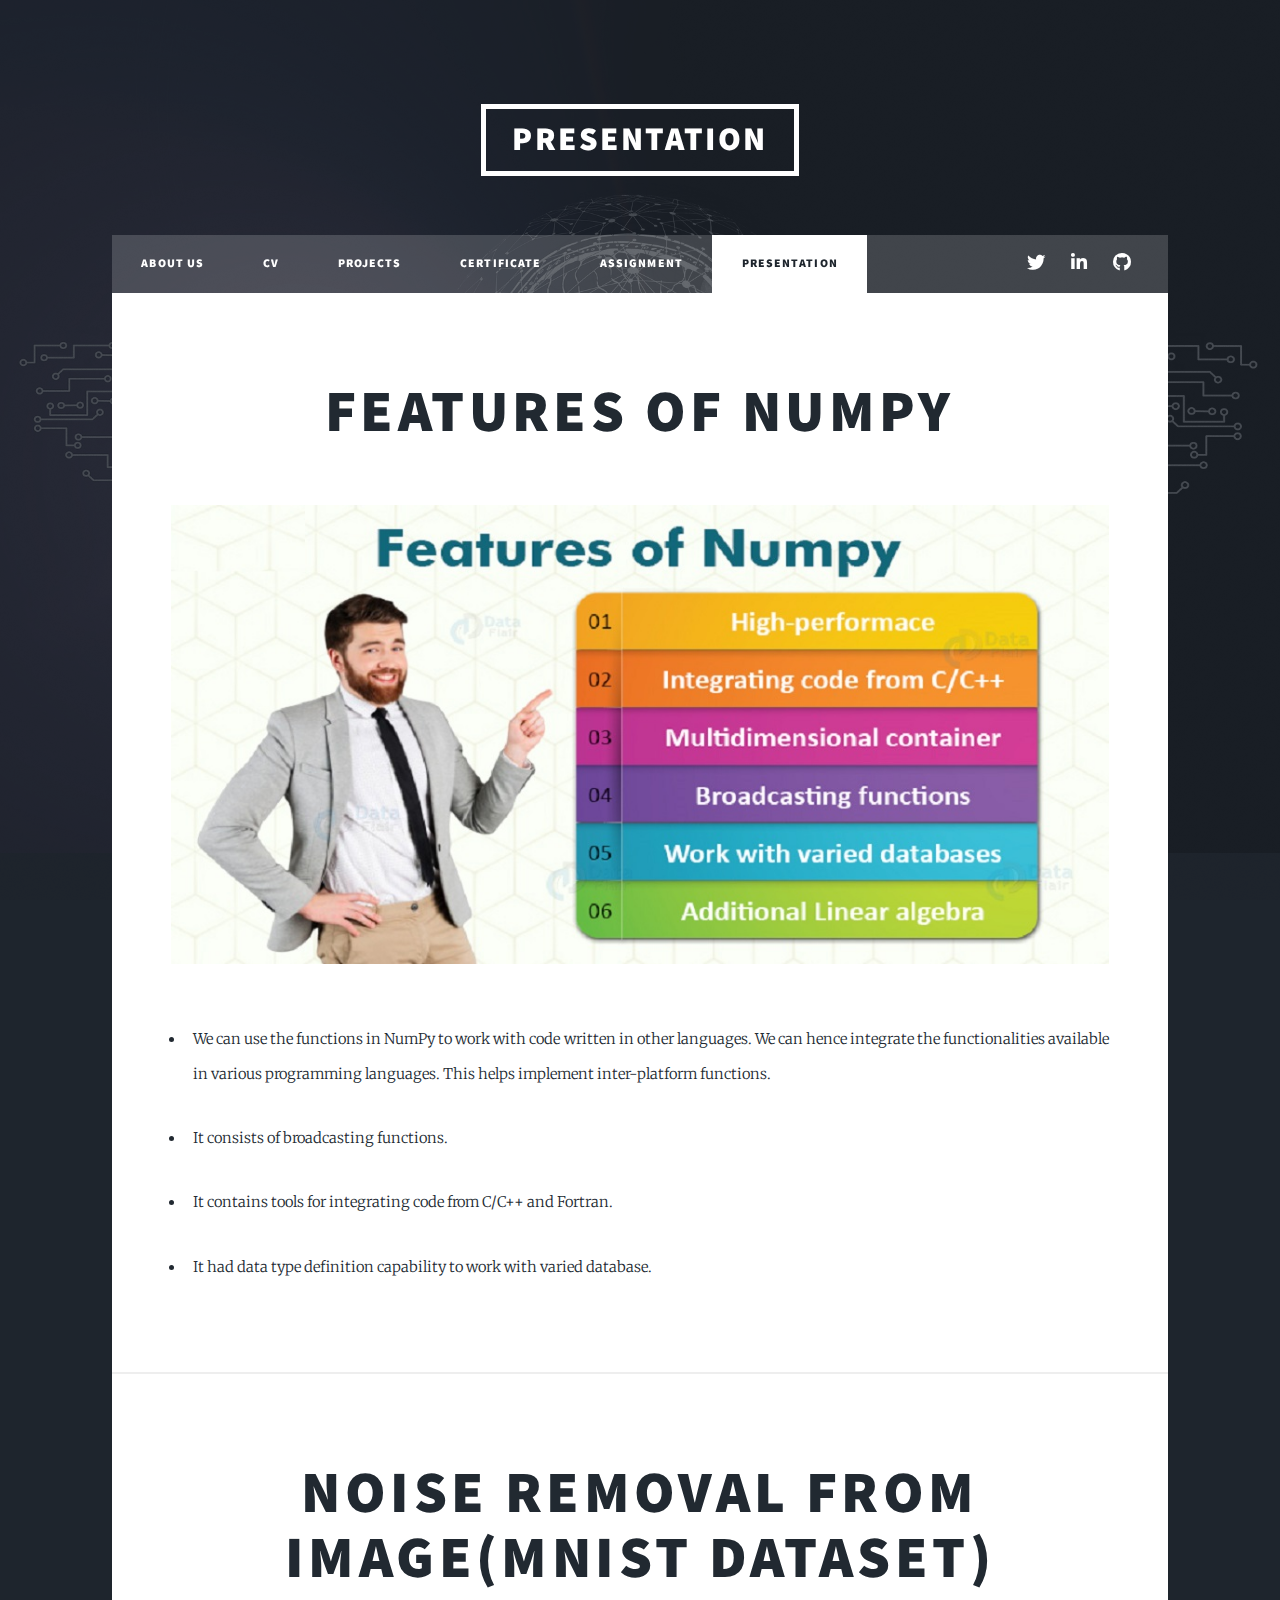
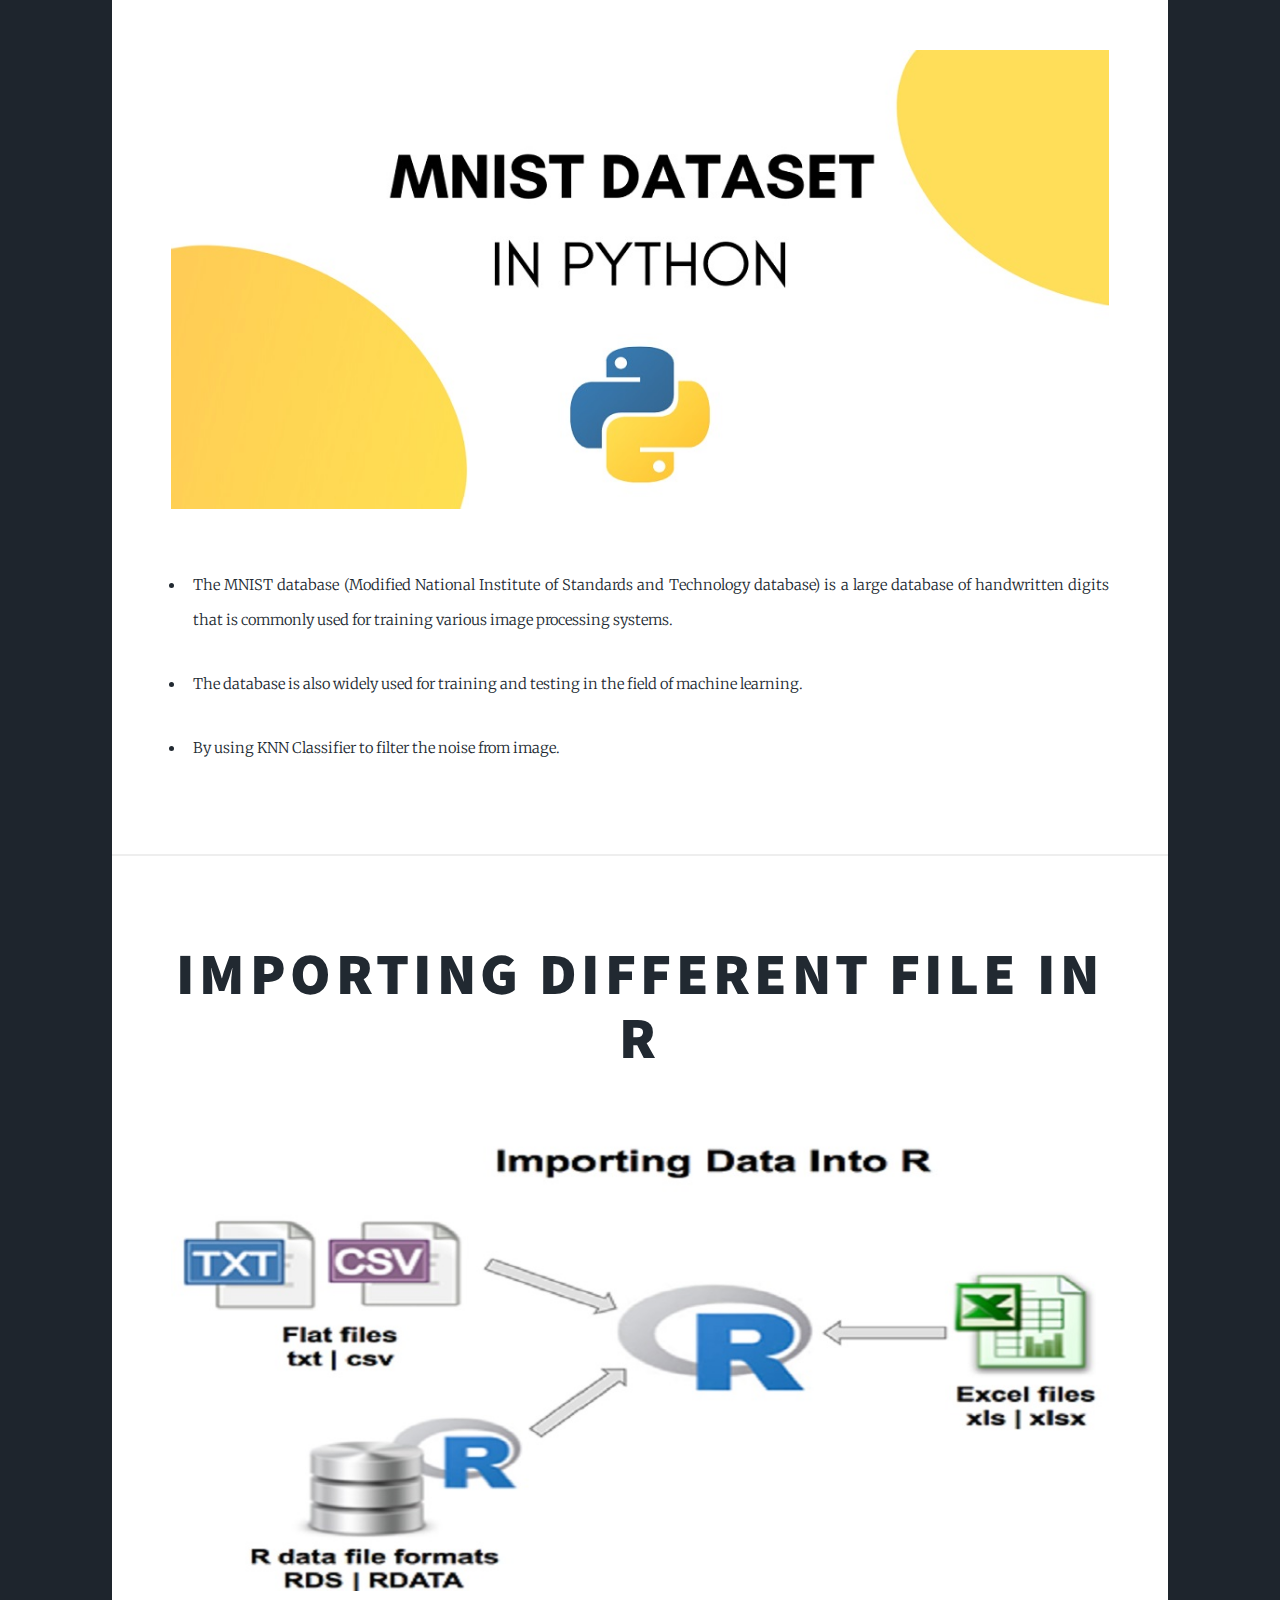
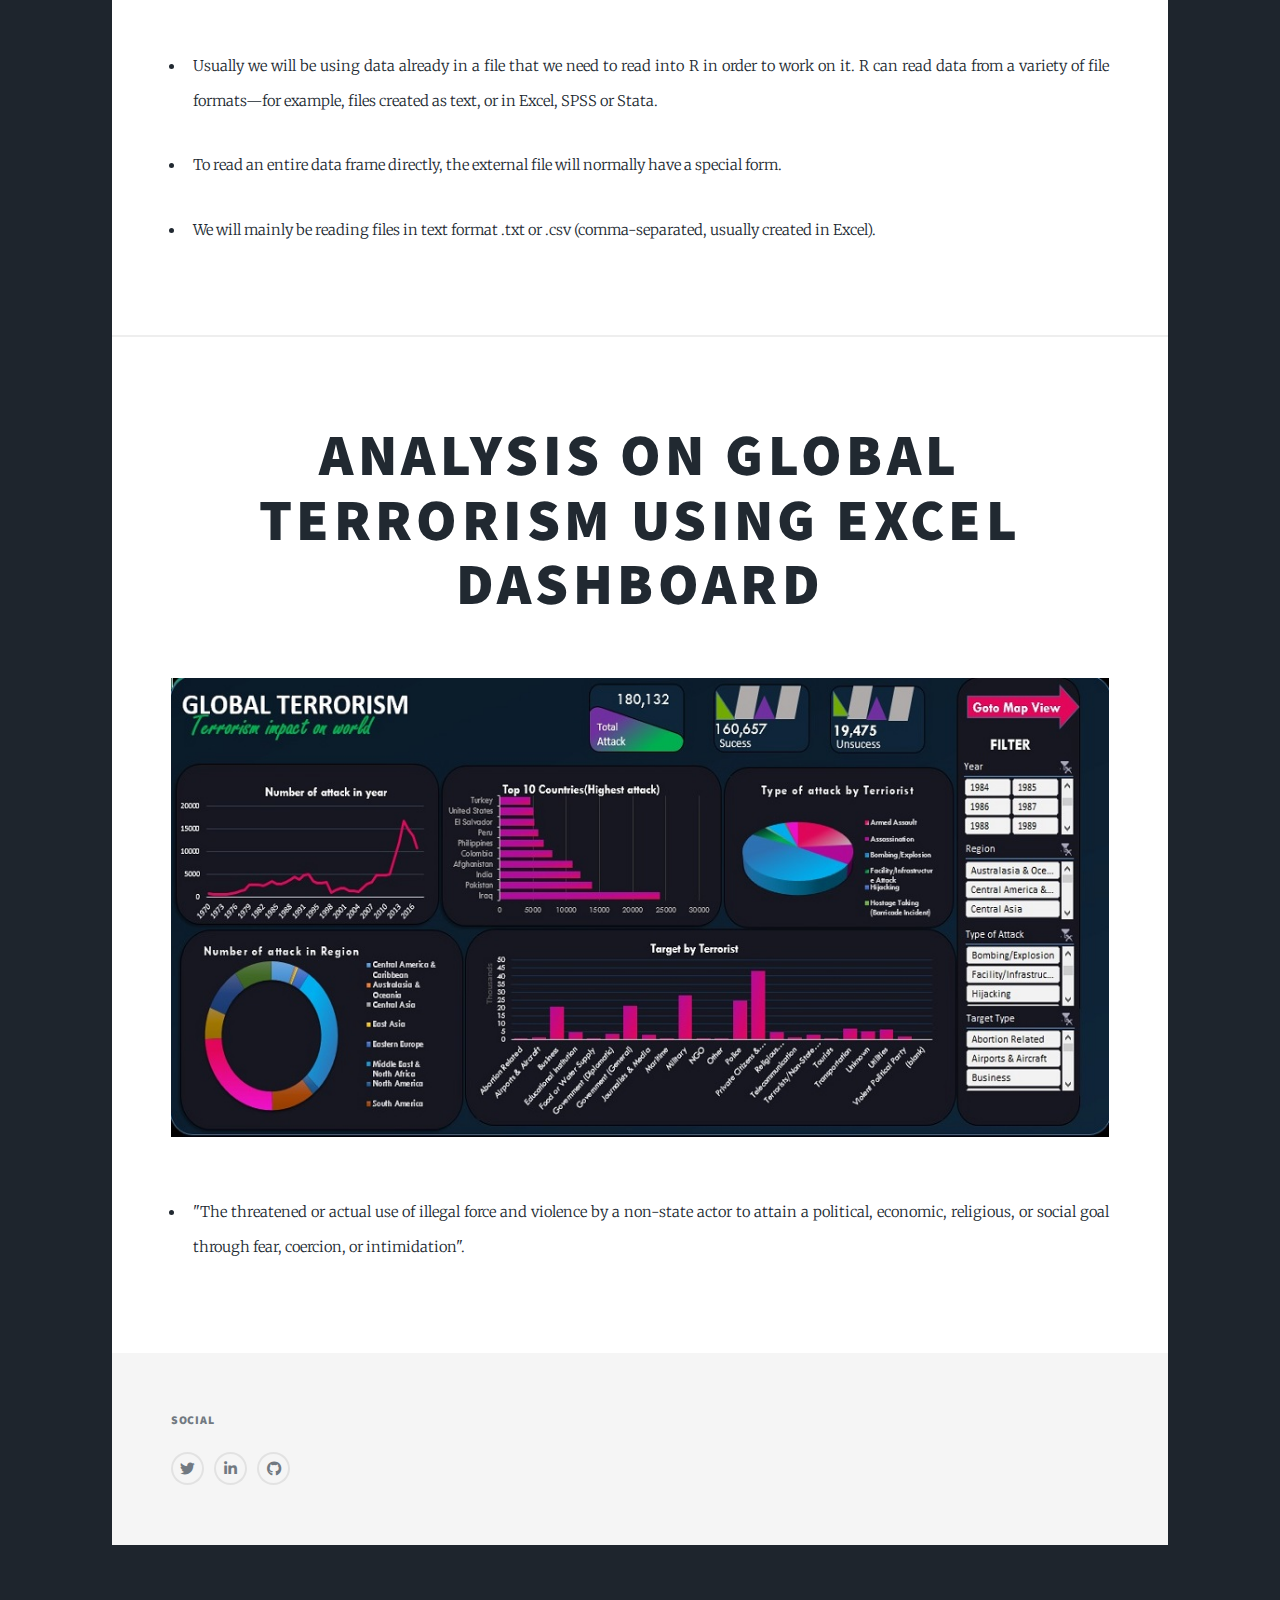
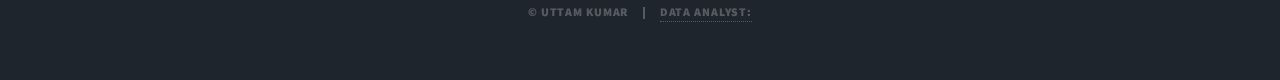
<file: presentation.html>
<!DOCTYPE HTML>
<!--
	Massively by HTML5 UP
	html5up.net | @ajlkn
	Free for personal and commercial use under the CCA 3.0 license (html5up.net/license)
-->
<html>
	<head>
		<title>Uttam Kumar- My Portfolio</title>
		<meta charset="utf-8" />
		<meta name="viewport" content="width=device-width, initial-scale=1, user-scalable=no" />
		<link rel="stylesheet" href="assets/css/main.css" />
		<noscript><link rel="stylesheet" href="assets/css/noscript.css" /></noscript>
	</head>
	<body class="is-preload">

		<!-- Wrapper -->
			<div id="wrapper">

				<!-- Header -->
					<header id="header">
						<a href="index.html" class="logo">Presentation</a>
					</header>

				<!-- Nav -->
					<nav id="nav">
						<ul class="links">
							<li><a href="index.html">ABOUT US</a></li>
							<li><a href="uttam_cv.html">CV</a></li>
							<li><a href="projects.html">PROJECTS</a></li>
							<li><a href="certificate.html">Certificate</a></li>
							<li><a href="assignment.html">Assignment</a></li>
							<li class="active"><a href="presentation.html">Presentation</a></li>

						</ul>
						<ul class="icons">
							<li><a href="https://twitter.com/UttamKu96600415" class="icon brands fa-twitter"><span class="label">Twitter</span></a></li>
							
							<li><a href="https://www.linkedin.com/in/uttam-k-a13693228/" class="icon brands fab fa-linkedin-in"><span class="label">Linkdin</span></a></li>
							<li><a href="https://github.com/Uttamkumargit" class="icon brands fa-github"><span class="label">GitHub</span></a></li>
						</ul>
					</nav>

				<!-- Main -->
					<div id="main">

						<!-- Post -->
							<section class="post">
								<header class="major">
									
									<h1><a href="https://github.com/Uttamkumargit/Edubridge_data-analytics/tree/main/PRESENTATIONS/PROJECT%20PRESENTATION%201">Features of Numpy </a></h1>
								</header>
								<div class="image main"><a href="https://github.com/Uttamkumargit/Edubridge_data-analytics/tree/main/PRESENTATIONS/PROJECT%20PRESENTATION%201" class="image fit"><img src="images/Features-of-Numpy.jpg" alt="" /> </a></div>
								<ul>

							<li><p>We can use the functions in NumPy to work with code written in other languages. We can hence integrate the functionalities available in various programming languages. This helps implement inter-platform functions.
                                 </p></li>
							<li><p>It consists of broadcasting functions.</p></li>
							<li><p>It contains tools for integrating code from C/C++ and Fortran.
									</p></li>
							<li><p>It had data type definition capability to work with varied database.</p></li>
						</ul>
							</section>

							<section class="post">
								<header class="major">
									
									<h1><a href="https://github.com/Uttamkumargit/Edubridge_data-analytics/tree/main/PRESENTATIONS/PROJECT%20PRESENTATION%203">Noise Removal from image(Mnist dataset)</a></h1>
								</header>
								<div class="image main"><a href="https://github.com/Uttamkumargit/Edubridge_data-analytics/tree/main/PRESENTATIONS/PROJECT%20PRESENTATION%203" class="image fit"><img src="images/mnist-dataset-1.jpg" alt="" /> </a>
								</div>
								<ul>

							<li><p>The MNIST database (Modified National Institute of Standards and Technology database) is a    large database of handwritten digits that is commonly used for training various image processing systems.
                                </p></li>
							<li><p> The database is also widely used for training and testing in the field of machine learning.</p></li>
							<li><p>By using KNN Classifier to filter the noise from image.
									</p></li>
							</ul>
							</section>

							<section class="post">
								<header class="major">
									
									<h1><a href="https://github.com/Uttamkumargit/Edubridge_data-analytics/tree/main/PRESENTATIONS/PROJECT%20PRESENTATION%202"> Importing different file in R </a></h1>
								</header>
								<div class="image main"><a href="https://github.com/Uttamkumargit/Edubridge_data-analytics/tree/main/PRESENTATIONS/PROJECT%20PRESENTATION%202" class="image fit"><img src="images/importing-data-into-r.jpg" alt="" /> </a></div>
								<ul>

							<li><p> Usually we will be using data already in a file that we need to read into R in order to work on it. R can read data from a variety of file formats—for example, files created as text, or in Excel, SPSS or Stata. </p></li>

							<li><p>To read an entire data frame directly, the external file will normally have a special form. </p></li>
							<li><p>  We will mainly be reading files in text format .txt or .csv (comma-separated, usually created in Excel). 
									</p></li>
							</ul>
							</section>

							<section class="post">
								<header class="major">
									
									<h1><a href="https://github.com/Uttamkumargit/Edubridge_data-analytics/tree/main/PRESENTATIONS/PROJECT%20PRESENTATION%204"> Analysis On Global Terrorism Using Excel Dashboard </a></h1>
								</header>
								<div class="image main"><a href="https://github.com/Uttamkumargit/Edubridge_data-analytics/tree/main/PRESENTATIONS/PROJECT%20PRESENTATION%204" class="image fit"><img src="images/global terrorism.jpg" alt="" /> </a></div>
								<ul>

							<li><p> "The threatened or actual use of illegal force and violence by a non-state actor to attain a political, economic, religious, or social goal through fear, coercion, or intimidation". </p></li>

							
							</ul>
							</section>

							




					</div>

				<!-- Footer -->
					<footer id="footer">
						<section>
								<h3>Social</h3>
								<ul class="icons alt">
									<li><a href="https://twitter.com/UttamKu96600415" class="icon brands alt fa-twitter"><span class="label">Twitter</span></a></li>
									
									<li><a href="https://www.linkedin.com/in/uttam-k-a13693228/" class="icon brands alt fab fa-linkedin-in"><span class="label">Linkdin</span></a></li>
									<li><a href="https://github.com/Uttamkumargit" class="icon brands alt fa-github"><span class="label">GitHub</span></a></li>
								</ul>
						</section>
						
					</footer>


				<!-- Copyright -->
					<div id="copyright">
						<ul><li>&copy; Uttam Kumar</li><li> <a href="https://uttamkumar.github.io/index.html#">Data Analyst:</a></li></ul>
					</div>

			</div>

		<!-- Scripts -->
			<script src="assets/js/jquery.min.js"></script>
			<script src="assets/js/jquery.scrollex.min.js"></script>
			<script src="assets/js/jquery.scrolly.min.js"></script>
			<script src="assets/js/browser.min.js"></script>
			<script src="assets/js/breakpoints.min.js"></script>
			<script src="assets/js/util.js"></script>
			<script src="assets/js/main.js"></script>

	</body>
</html>
</file>
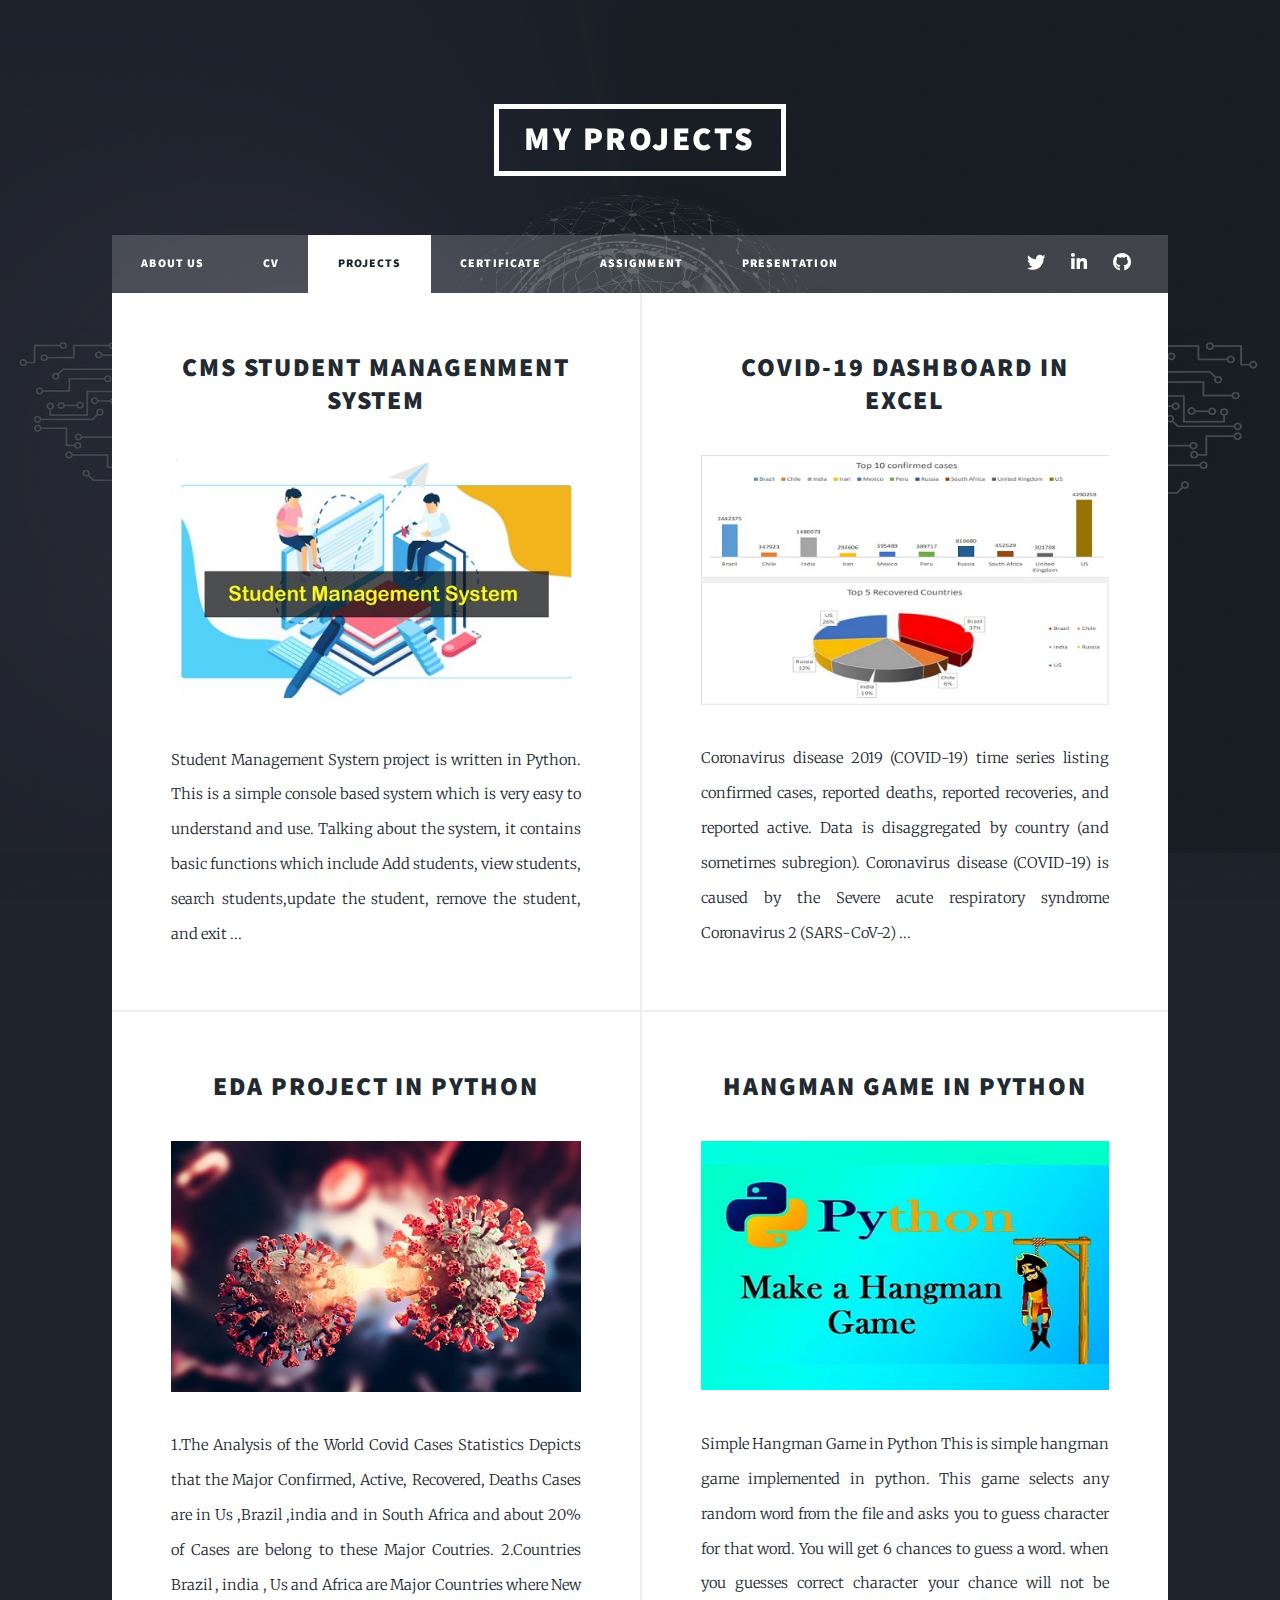
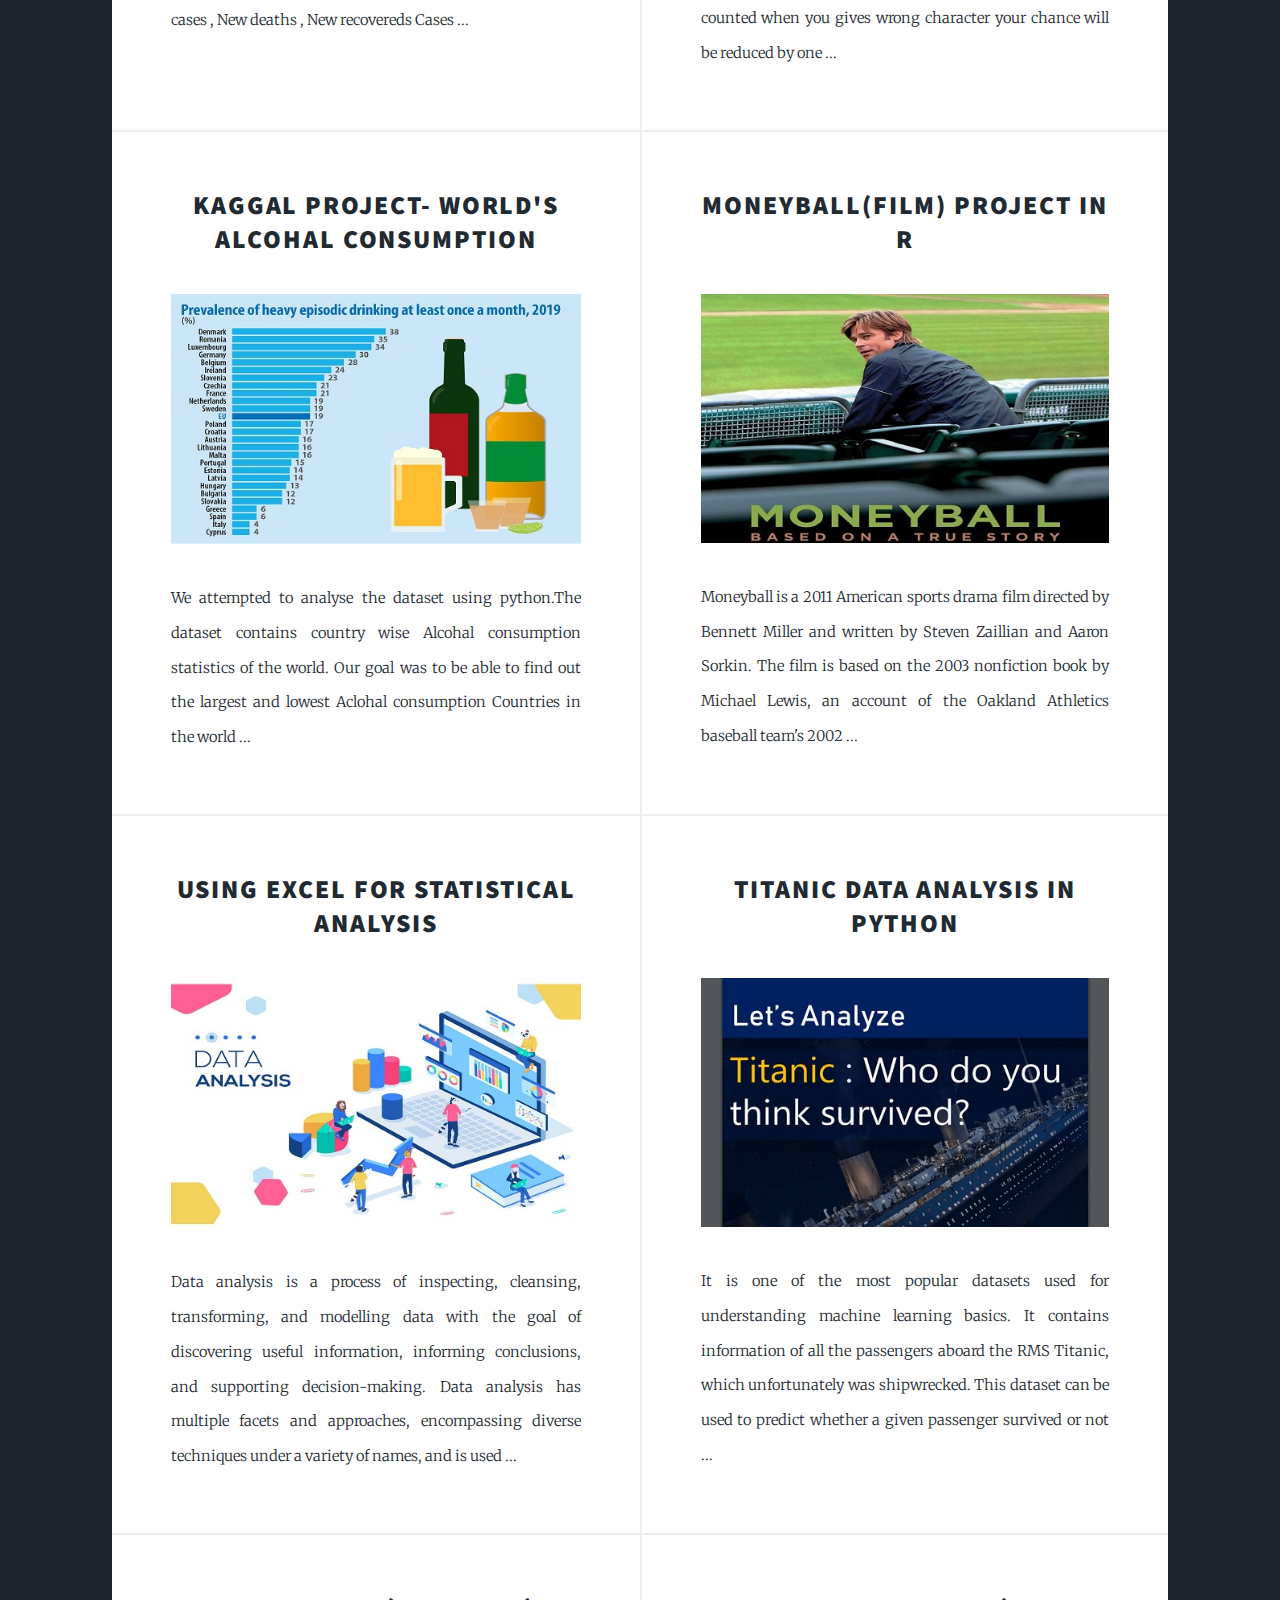
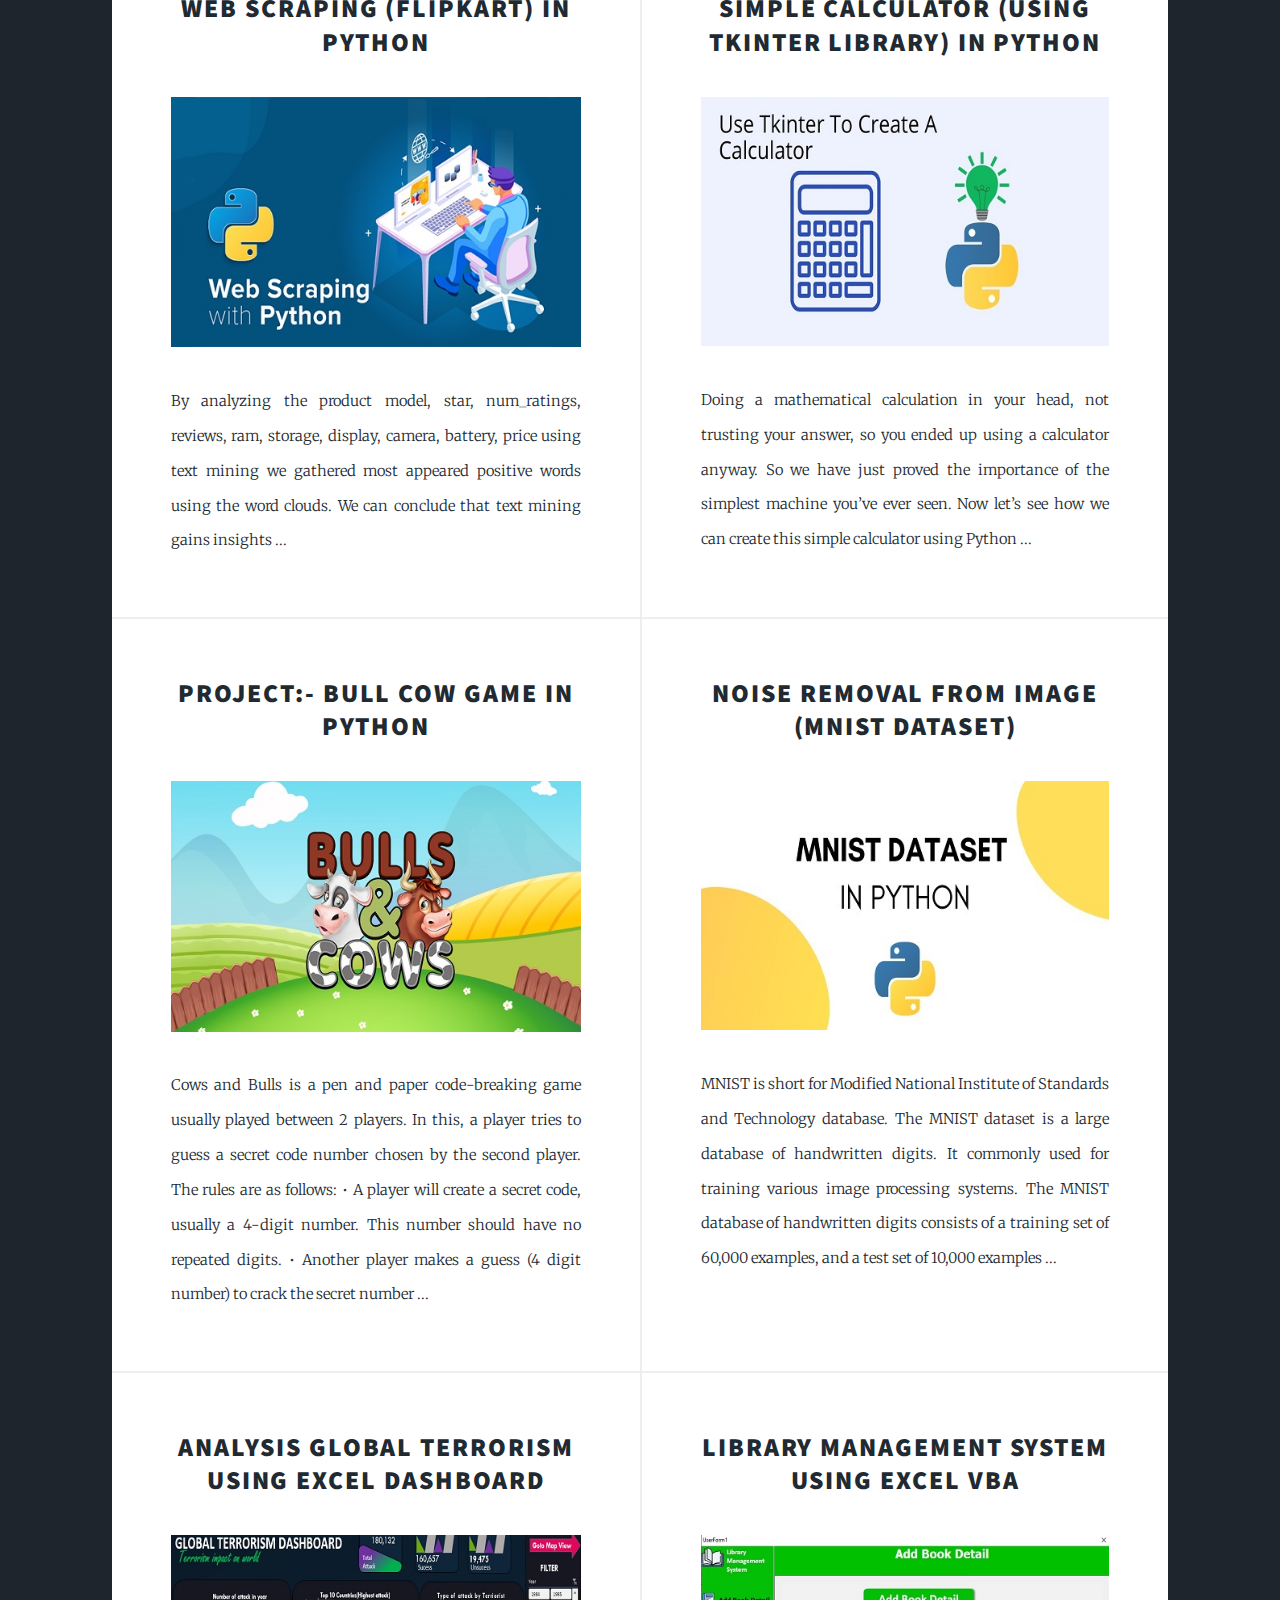
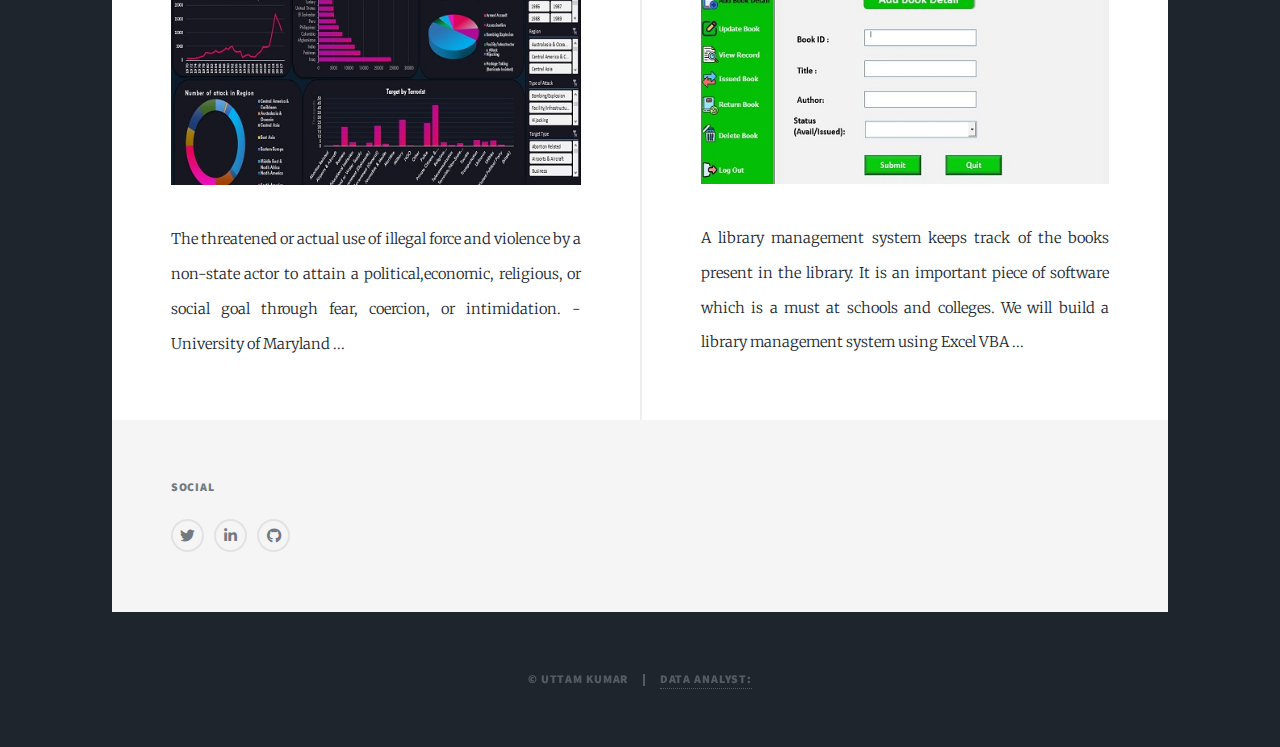
<file: projects.html>
<!DOCTYPE HTML>
<!--
	Massively by HTML5 UP
	html5up.net | @ajlkn
	Free for personal and commercial use under the CCA 3.0 license (html5up.net/license)
-->
<html>
	<head>
		<title>Uttam Kumar- My Portfolio</title>
		<meta charset="utf-8" />
		<meta name="viewport" content="width=device-width, initial-scale=1, user-scalable=no" />
		<link rel="stylesheet" href="assets/css/main.css" />
		<noscript><link rel="stylesheet" href="assets/css/noscript.css" /></noscript>
	</head>
	<body class="is-preload">

		<!-- Wrapper -->
			<div id="wrapper">

				<!-- Header -->
					<header id="header">
						<a href="index.html" class="logo">My Projects</a>
					</header>

				<!-- Nav -->
					<nav id="nav">
						<ul class="links">
							<li><a href="index.html">ABOUT US</a></li>
							<li><a href="uttam_cv.html">CV</a></li>
							<li class="active"><a href="projects.html">PROJECTS</a></li>
							<li><a href="certificate.html">Certificate</a></li>
							<li><a href="assignment.html">Assignment</a></li>
							<li><a href="presentation.html">Presentation</a></li>
						</ul>
						<ul class="icons">
							<li><a href="https://twitter.com/UttamKu96600415" class="icon brands fa-twitter"><span class="label">Twitter</span></a></li>
							
							<li><a href="https://www.linkedin.com/in/uttam-k-a13693228/" class="icon brands fab fa-linkedin-in"><span class="label">Linkdin</span></a></li>
							<li><a href="https://github.com/Uttamkumargit" class="icon brands fa-github"><span class="label">GitHub</span></a></li>
						</ul>
					</nav>

				<!-- Main -->
					<div id="main">
						<section class="posts">
							
							<article>
								<a href="https://github.com/Uttamkumargit/Edubridge_data-analytics/tree/main/PROJECTS/CMS%20STUDENT%20MANAGEMENT%20SYSTEM"><h2>CMS STUDENT MANAGENMENT SYSTEM </a></h2>
								<a href="https://github.com/Uttamkumargit/Edubridge_data-analytics/tree/main/PROJECTS/CMS%20STUDENT%20MANAGEMENT%20SYSTEM" class="image fit"><img src="images/cms.jpg" alt="" /></a>
								<p>Student Management System project is written in Python. This is a simple console based system which is very easy to understand and use. Talking about the system, it contains basic functions which include Add students, view students, search students,update the student, remove the student, and exit ...  </p>
								
							</article>	

							<article>
								<a href="https://github.com/Uttamkumargit/Edubridge_data-analytics/tree/main/PROJECTS/DASHBOARD%201"><h2>COVID-19 DASHBOARD IN EXCEL
								  </a></h2>
								<a href="https://github.com/Uttamkumargit/Edubridge_data-analytics/tree/main/PROJECTS/DASHBOARD%201" class="image fit"><img src="images/dashboard.jpg" alt="" /></a>
								<p>Coronavirus disease 2019 (COVID-19) time series listing confirmed cases, reported deaths, reported recoveries, and reported active. Data is disaggregated by country (and sometimes subregion). Coronavirus disease (COVID-19) is caused by the Severe acute respiratory syndrome Coronavirus 2 (SARS-CoV-2) ... </p>
								
							</article>

							<article>
								<a href="https://github.com/Uttamkumargit/Edubridge_data-analytics/tree/main/PROJECTS/EDA%20PROJECT(Country%20wise%20covid19)"><h2>EDA PROJECT IN PYTHON</a></h2>
								<a href="https://github.com/Uttamkumargit/Edubridge_data-analytics/tree/main/PROJECTS/EDA%20PROJECT(Country%20wise%20covid19)" class="image fit"><img src="images/covid.jpg" alt="" /></a>
								<p>1.The Analysis of the World Covid Cases Statistics Depicts that the Major Confirmed, Active, Recovered, Deaths Cases are in Us ,Brazil ,india and in South Africa and about 20% of Cases are belong to these Major Coutries. 2.Countries Brazil , india , Us and Africa are Major Countries where New cases , New deaths , New recovereds Cases ...</p>
								
							</article>

							<article>
								<a href="https://github.com/Uttamkumargit/Edubridge_data-analytics/tree/main/PROJECTS/Hangman%20Game"><h2>HANGMAN GAME IN PYTHON </a></h2>
								<a href="https://github.com/Uttamkumargit/Edubridge_data-analytics/tree/main/PROJECTS/Hangman%20Game" class="image fit"><img src="images/hangman.jpg" alt="" /></a>
								
								<p>Simple Hangman Game in Python This is simple hangman game implemented in python. This game selects any random word from the file and asks you to guess character for that word. You will get 6 chances to guess a word. when you guesses correct character your chance will not be counted when you gives wrong character your chance will be reduced by one ...</p>
								
							</article>

							<article>
								<a href="https://github.com/Uttamkumargit/Edubridge_data-analytics/tree/main/PROJECTS/KAGGLE%20-%20EDA%20PROJECT"><h2>KAGGAL PROJECT- WORLD'S ALCOHAL CONSUMPTION </a></h2>
								<a href="https://github.com/Uttamkumargit/Edubridge_data-analytics/tree/main/PROJECTS/KAGGLE%20-%20EDA%20PROJECT" class="image fit"><img src="images/c2.jpg" alt="" /></a>
								<p>We attempted to analyse the dataset using python.The dataset contains country wise Alcohal consumption statistics of the world. Our goal was to be able to find out the largest and lowest Aclohal consumption Countries in the world ...</p>
								
							</article>

							<article>
								<a href="https://github.com/Uttamkumargit/Edubridge_data-analytics/tree/main/PROJECTS/MONEYBALL(Film)-%20PROJECT"><h2>MONEYBALL(Film) PROJECT IN R </a></h2>
								<a href="https://github.com/Uttamkumargit/Edubridge_data-analytics/tree/main/PROJECTS/MONEYBALL(Film)-%20PROJECT" class="image fit"><img src="images/moneyball.jpeg" alt="" /></a>
								<p>Moneyball is a 2011 American sports drama film directed by Bennett Miller and written by Steven Zaillian and Aaron Sorkin. The film is based on the 2003 nonfiction book by Michael Lewis, an account of the Oakland Athletics baseball team's 2002 ...</p>
								
							</article>

							<article>
								<a href="https://github.com/Uttamkumargit/Edubridge_data-analytics/tree/main/PROJECTS/STATISTICAL%20ANALYSIS%20USING%20DATA%20ANALYSIS%20FEATURE%20OF%20EXCEL">
									<h2>USING EXCEL FOR STATISTICAL ANALYSIS </a></h2>
								<a href="https://github.com/Uttamkumargit/Edubridge_data-analytics/tree/main/PROJECTS/STATISTICAL%20ANALYSIS%20USING%20DATA%20ANALYSIS%20FEATURE%20OF%20EXCEL" class="image fit"><img src="images/data analysis.jpg" alt="" /></a>
								<p>Data analysis is a process of inspecting, cleansing, transforming, and modelling data with the goal of discovering useful information, informing conclusions, and supporting decision-making. Data analysis has multiple facets and approaches, encompassing diverse techniques under a variety of names, and is used ...</p>
								
							</article>
							<article>
								<a href="https://github.com/Uttamkumargit/Edubridge_data-analytics/tree/main/PROJECTS/TITANIC%20DATA%20ANALYSIS"><h2>TITANIC DATA ANALYSIS IN PYTHON </a> </h2>
								<a href="https://github.com/Uttamkumargit/Edubridge_data-analytics/tree/main/PROJECTS/TITANIC%20DATA%20ANALYSIS" class="image fit"><img src="images/titanic.jpg" alt="" /></a>
								<p>It is one of the most popular datasets used for understanding machine learning basics. It contains information of all the passengers aboard the RMS Titanic, which unfortunately was shipwrecked. This dataset can be used to predict whether a given passenger survived or not ...</p>
								
							</article>
							<article>
								<a href="https://github.com/Uttamkumargit/Edubridge_data-analytics/tree/main/PROJECTS/WEB%20SCRAPING(Flipkart)"><h2>WEB SCRAPING (Flipkart) IN PYTHON </a></h2>
								<a href="https://github.com/Uttamkumargit/Edubridge_data-analytics/tree/main/PROJECTS/WEB%20SCRAPING(Flipkart)" class="image fit"><img src="images/scraping.jpg" alt="" /></a>
								<p>By analyzing the product model, star, num_ratings, reviews, ram, storage, display, camera, battery, price using text mining we gathered most appeared positive words using the word clouds. We can conclude that text mining gains insights ...</p>
								
								</article>

								<article>
								<a href="https://github.com/Uttamkumargit/Edubridge_data-analytics/tree/main/PROJECTS/A%20MINI%20PROJECT%20-%20SIMPLE%20CALCULATOR"><h2>SIMPLE CALCULATOR (using Tkinter library) IN PYTHON </a> </h2>
								<a href="https://github.com/Uttamkumargit/Edubridge_data-analytics/tree/main/PROJECTS/A%20MINI%20PROJECT%20-%20SIMPLE%20CALCULATOR" class="image fit"><img src="images/cal.jpg" alt="" /></a>
								<p>Doing a mathematical calculation in your head, not trusting your answer, so you ended up using a calculator anyway. So we have just proved the importance of the simplest machine you’ve ever seen. Now let’s see how we can create this simple calculator using Python ...</p>
								
								</article>

								<article>
								<a href="https://github.com/Uttamkumargit/Edubridge_data-analytics/tree/main/PROJECTS/PROJECT-%20BULL%20COW%20GAME"><h2>Project:- Bull Cow Game IN PYTHON </a> </h2>
								<a href="https://github.com/Uttamkumargit/Edubridge_data-analytics/tree/main/PROJECTS/PROJECT-%20BULL%20COW%20GAME" class="image fit"><img src="images/cow.jpg" alt="" /></a>
								<p>Cows and Bulls is a pen and paper code-breaking game usually played between 2 players. In this, a player tries to guess a secret code number chosen by the second player. The rules are as follows: • A player will create a secret code, usually a 4-digit number. This number should have no repeated digits. • Another player makes a guess (4 digit number) to crack the secret number ...</p>
								
								</article>

								<article>
								<a href="https://github.com/Uttamkumargit/Edubridge_data-analytics/tree/main/PROJECTS/NOISE%20REMOVAL%20FROM%20IMAGE(MNIST%20DATASET)"><h2> NOISE REMOVAL FROM IMAGE (MNIST DATASET) </a> </h2>
								<a href="https://github.com/Uttamkumargit/Edubridge_data-analytics/tree/main/PROJECTS/NOISE%20REMOVAL%20FROM%20IMAGE(MNIST%20DATASET)" class="image fit"><img src="images/mnist.jpg" alt="" /></a>
								<p>MNIST is short for Modified National Institute of Standards and Technology database. The MNIST dataset is a large database of handwritten digits. It commonly used for training various image processing systems. The MNIST database of handwritten digits consists of a training set of 60,000 examples, and a test set of 10,000 examples ...</p>
								
							</article>

							<article>
								<a href="https://github.com/Uttamkumargit/Edubridge_data-analytics/tree/main/PROJECTS/DASHBOARD%202"><h2> ANALYSIS GLOBAL TERRORISM USING EXCEL DASHBOARD </a> </h2>
								<a href="https://github.com/Uttamkumargit/Edubridge_data-analytics/tree/main/PROJECTS/DASHBOARD%202" class="image fit"><img src="images/terr.jpg" alt="" /></a>
								<p>The threatened or actual use of illegal force and violence by a non-state actor to attain a political,economic, religious, or social goal through fear, coercion, or intimidation. - University of Maryland ...</p>
								
							</article>

							<article>
								<a href="https://github.com/Uttamkumargit/Edubridge_data-analytics/tree/main/PROJECTS/LIBRARY%20MANAGEMENT%20SYSTEM%20IN%20VBA"><h2> LIBRARY MANAGEMENT SYSTEM USING EXCEL VBA </a> </h2>
								<a href="https://github.com/Uttamkumargit/Edubridge_data-analytics/tree/main/PROJECTS/LIBRARY%20MANAGEMENT%20SYSTEM%20IN%20VBA" class="image fit"><img src="images/library.jpg" alt="" /> </a>
								<p>A library management system keeps track of the books present in the library. It is an important piece of software which is a must at schools and colleges. We will build a library management system using Excel VBA ...</p>
								
							</article>
						


					</div>

				<!-- Footer -->
					<footer id="footer">
						
						
							<section>
								<h3>Social</h3>
								<ul class="icons alt">
									<li><a href="https://twitter.com/UttamKu96600415" class="icon brands alt fa-twitter"><span class="label">Twitter</span></a></li>
									
									<li><a href="https://www.linkedin.com/in/uttam-k-a13693228/" class="icon brands alt fab fa-linkedin-in"><span class="label">Linkdin</span></a></li>
									<li><a href="https://github.com/Uttamkumargit" class="icon brands alt fa-github"><span class="label">GitHub</span></a></li>
								</ul>
							</section>
						
					</footer>

				<!-- Copyright -->
					<div id="copyright">
						<ul><li>&copy; Uttam Kumar</li><li> <a href="https://uttamkumar.github.io/index.html#">Data Analyst:</a></li></ul>
					</div>

			</div>

		<!-- Scripts -->
			<script src="assets/js/jquery.min.js"></script>
			<script src="assets/js/jquery.scrollex.min.js"></script>
			<script src="assets/js/jquery.scrolly.min.js"></script>
			<script src="assets/js/browser.min.js"></script>
			<script src="assets/js/breakpoints.min.js"></script>
			<script src="assets/js/util.js"></script>
			<script src="assets/js/main.js"></script>

	</body>
</html>
</file>
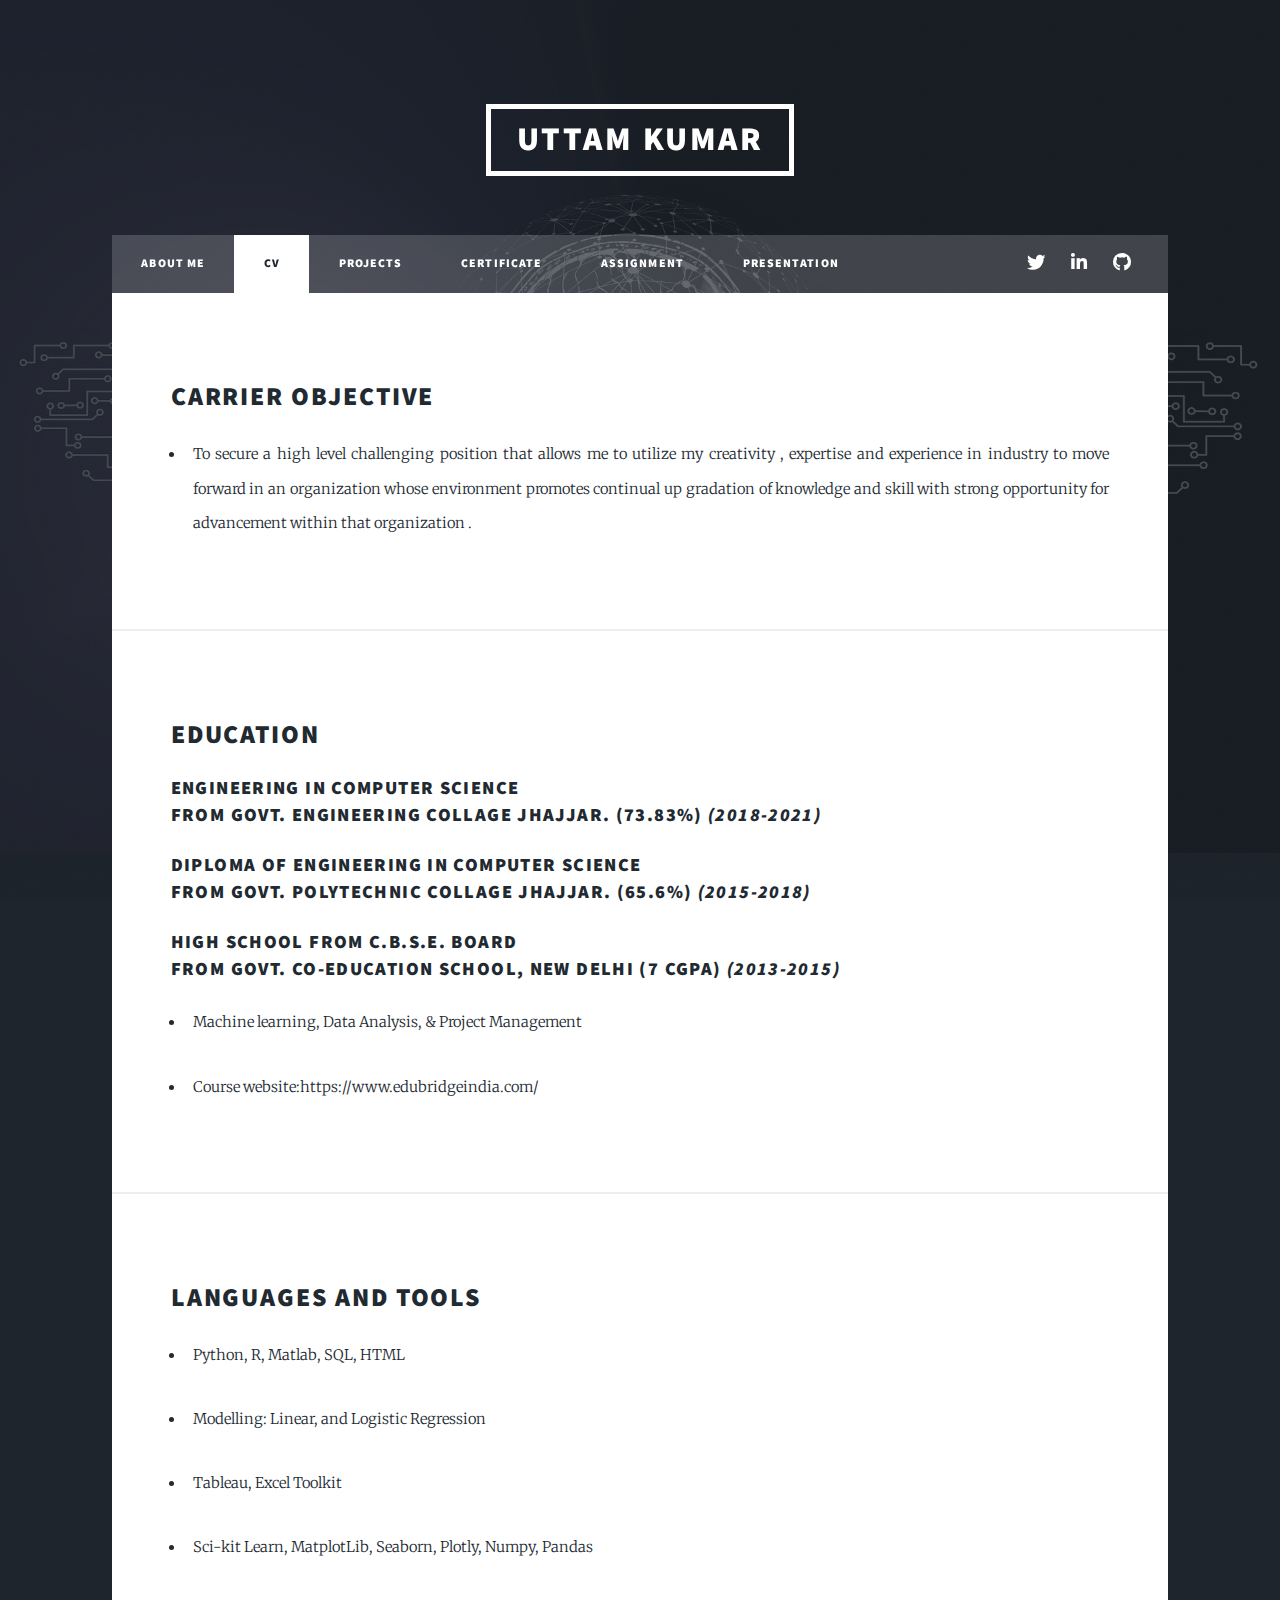
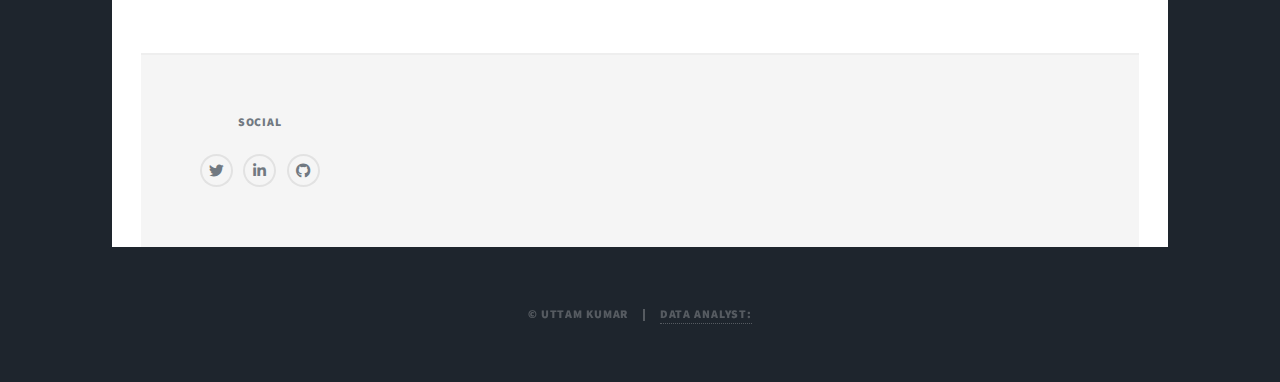
<file: uttam_cv.html>
<!DOCTYPE HTML>
<!--
	Massively by HTML5 UP
	html5up.net | @ajlkn
	Free for personal and commercial use under the CCA 3.0 license (html5up.net/license)
-->
<html>
	<head>
		<title>Uttam Kumar- My Portfolio </title>
		<meta charset="utf-8" />
		<meta name="viewport" content="width=device-width, initial-scale=1, user-scalable=no" />
		<link rel="stylesheet" href="assets/css/main.css" />
		<noscript><link rel="stylesheet" href="assets/css/noscript.css" /></noscript>
	</head>
	<body class="is-preload">

		<!-- Wrapper -->
			<div id="wrapper">

				<!-- Header -->
					<header id="header">
						<a href="index.html" class="logo">UTTAM KUMAR</a>
					</header>

				<!-- Nav -->
					<nav id="nav">
						<ul class="links">
							<li><a href="index.html">ABOUT ME</a></li>
							<li class="active"><a href="uttam_cv.html">CV</a></li>
							<li><a href="projects.html">PROJECTS</a></li>
							<li><a href="certificate.html">Certificate</a></li>
							<li><a href="assignment.html">Assignment</a></li>
							<li><a href="presentation.html">Presentation</a></li>
						</ul>
						<ul class="icons">
							<li><a href="https://twitter.com/UttamKu96600415" class="icon brands fa-twitter"><span class="label">Twitter</span></a></li>
							
							<li><a href="https://www.linkedin.com/in/uttam-k-a13693228/" class="icon brands fab fa-linkedin-in"><span class="label">Linkdin</span></a></li>
							<li><a href="https://github.com/Uttamkumargit" class="icon brands fa-github"><span class="label">GitHub</span></a></li>
						</ul>
					</nav>

				<!-- Main -->
					<div id="main">

						<!-- Post -->
							<section class="post">
								<div class="row">
								<div class="col-12 col-12-small">
								<h2>CARRIER OBJECTIVE</h2>
								<ul>
									<li>
								
								<p>To secure a high level challenging position that allows me to utilize my creativity , expertise and experience in industry to move forward in an organization whose environment  promotes continual up gradation of knowledge and skill with strong opportunity for advancement within that organization .</p>
								</li>
						</ul></div></div></section>
						
						<section class="post">
								<h2>Education</h2>
								<h3>Engineering in COMPUTER SCIENCE  <br> From Govt. Engineering Collage Jhajjar. (73.83%) <i>(2018-2021)</i></h3>
								<h3>Diploma of Engineering in COMPUTER SCIENCE  <br> from Govt. Polytechnic Collage Jhajjar. (65.6%) <i>(2015-2018)</i></h3>
								<h3>High School from C.B.S.E. Board  <br> From Govt. Co-education School, NEW DELHI  (7 CGPA) <i>(2013-2015)</i></h3>
								<ul>
								<li><p>Machine learning, Data Analysis, &amp; Project Management</p></li>
								<li><a href="http://www.edubridgeindia.com/course-overview"><p>Course website:https://www.edubridgeindia.com/</p></a></li>

							</ul>
						</section>

					
					<section class="post">
							<h2>Languages and Tools</h2>
							<ul>

							<li><p>Python, R, Matlab, SQL, HTML</p></li>
							<li><p>Modelling: Linear, and Logistic Regression</p></li>
							<li><p>Tableau, Excel Toolkit </p></li>
							<li><p>Sci-kit Learn, MatplotLib, Seaborn, Plotly, Numpy, Pandas </p></li>


						</ul>
					</section>



						<!-- Footer -->
						<footer id="footer">
							<center>

								<section>
									<h3>Social</h3>
									<ul class="icons alt">
										<li><a href="https://twitter.com/UttamKu96600415" class="icon brands fa-twitter"><span class="label">Twitter</span></a></li>
										<li><a href="https://www.linkedin.com/in/uttam-k-a13693228/" class="icon brands fa-linkedin-in"><span class="label">LinkedIn</span></a></li>
										
										<li><a href="https://github.com/Uttamkumargit" class="icon brands fa-github"><span class="label">GitHub</span></a></li>
									</ul>
								
							</section>
						</center>
						</footer>

				</div>
				<!-- Footer -->
					
				<!-- Copyright -->
					<div id="copyright">
						<ul><li>&copy; Uttam Kumar</li><li> <a href="https://uttamkumar.github.io/index.html#">Data Analyst:</a></li></ul>
					</div>

			</div>

		<!-- Scripts -->
			<script src="assets/js/jquery.min.js"></script>
			<script src="assets/js/jquery.scrollex.min.js"></script>
			<script src="assets/js/jquery.scrolly.min.js"></script>
			<script src="assets/js/browser.min.js"></script>
			<script src="assets/js/breakpoints.min.js"></script>
			<script src="assets/js/util.js"></script>
			<script src="assets/js/main.js"></script>

	</body>
</html>
</file>
<file: assets/css/main.css>
@import url(fontawesome-all.min.css);
@import url("https://fonts.googleapis.com/css?family=Merriweather:300,700,300italic,700italic|Source+Sans+Pro:900");

/*
	Massively by HTML5 UP
	html5up.net | @ajlkn
	Free for personal and commercial use under the CCA 3.0 license (html5up.net/license)
*/

html, body, div, span, applet, object,
iframe, h1, h2, h3, h4, h5, h6, p, blockquote,
pre, a, abbr, acronym, address, big, cite,
code, del, dfn, em, img, ins, kbd, q, s, samp,
small, strike, strong, sub, sup, tt, var, b,
u, i, center, dl, dt, dd, ol, ul, li, fieldset,
form, label, legend, table, caption, tbody,
tfoot, thead, tr, th, td, article, aside,
canvas, details, embed, figure, figcaption,
footer, header, hgroup, menu, nav, output, ruby,
section, summary, time, mark, audio, video {
	margin: 0;
	padding: 0;
	border: 0;
	font-size: 100%;
	font: inherit;
	vertical-align: baseline;}

article, aside, details, figcaption, figure,
footer, header, hgroup, menu, nav, section {
	display: block;}

body {
	line-height: 1;
}

ol, ul {
	list-style: none;
}

blockquote, q {
	quotes: none;
}

	blockquote:before, blockquote:after, q:before, q:after {
		content: '';
		content: none;
	}

table {
	border-collapse: collapse;
	border-spacing: 0;
}

body {
	-webkit-text-size-adjust: none;
}

mark {
	background-color: transparent;
	color: inherit;
}

input::-moz-focus-inner {
	border: 0;
	padding: 0;
}

input, select, textarea {
	-moz-appearance: none;
	-webkit-appearance: none;
	-ms-appearance: none;
	appearance: none;
}

/* Basic */

	@-ms-viewport {
		width: device-width;
	}

	body {
		-ms-overflow-style: scrollbar;
	}

	@media screen and (max-width: 480px) {

		html, body {
			min-width: 320px;
		}

	}

	html {
		box-sizing: border-box;
	}

	*, *:before, *:after {
		box-sizing: inherit;
	}

	body {
		background-color: #1e252d;
	}

		body.is-preload *, body.is-preload *:before, body.is-preload *:after {
			-moz-animation: none !important;
			-webkit-animation: none !important;
			-ms-animation: none !important;
			animation: none !important;
			-moz-transition: none !important;
			-webkit-transition: none !important;
			-ms-transition: none !important;
			transition: none !important;
		}

/* Type */

	html {
		font-size: 16pt;
	}

		@media screen and (max-width: 1680px) {

			html {
				font-size: 12pt;
			}

		}

		@media screen and (max-width: 1280px) {

			html {
				font-size: 11pt;
			}

		}

		@media screen and (max-width: 360px) {

			html {
				font-size: 10pt;
			}

		}

	body {
		color: #212931;
	}

	body, input, select, textarea {
		font-family: "Merriweather", Georgia, serif;
		font-weight: 300;
		font-size: 1rem;
		line-height: 2.375;
	}

	a {
		-moz-transition: color 0.2s ease-in-out, background-color 0.2s ease-in-out, border-color 0.2s ease-in-out, box-shadow 0.2s ease-in-out;
		-webkit-transition: color 0.2s ease-in-out, background-color 0.2s ease-in-out, border-color 0.2s ease-in-out, box-shadow 0.2s ease-in-out;
		-ms-transition: color 0.2s ease-in-out, background-color 0.2s ease-in-out, border-color 0.2s ease-in-out, box-shadow 0.2s ease-in-out;
		transition: color 0.2s ease-in-out, background-color 0.2s ease-in-out, border-color 0.2s ease-in-out, box-shadow 0.2s ease-in-out;
		border-bottom: dotted 1px;
		text-decoration: none;
	}

		a:hover {
			border-bottom-color: transparent;
		}

	strong, b {
		font-weight: 600;
	}

	em, i {
		font-style: italic;
	}

	p {
		text-align: justify;
		margin: 0 0 2rem 0;
	}

	h1, h2, h3, h4, h5, h6 {
		font-family: "Source Sans Pro", Helvetica, sans-serif;
		font-weight: 900;
		line-height: 1.5;
		letter-spacing: 0.075em;
		text-transform: uppercase;
		margin: 0 0 1rem 0;
	}

		h1 a, h2 a, h3 a, h4 a, h5 a, h6 a {
			border-bottom: 0;
			color: inherit;
			text-decoration: none;
		}

	h1 {
		font-size: 4rem;
		line-height: 1.1;
		margin: 0 0 2rem 0;
	}

	h2 {
		font-size: 1.75rem;
		line-height: 1.3;
		margin: 0 0 1.5rem 0;
	}

	h3 {
		font-size: 1.25rem;
		margin: 0 0 1.5rem 0;
	}

	h4 {
		font-size: 1rem;
	}

	h5 {
		font-size: 0.9rem;
	}

	h6 {
		font-size: 0.8rem;
	}

	sub {
		font-size: 0.8rem;
		position: relative;
		top: 0.5rem;
	}

	sup {
		font-size: 0.8rem;
		position: relative;
		top: -0.5rem;
	}

	blockquote {
		border-left: solid 4px;
		font-style: italic;
		margin: 0 0 2rem 0;
		padding: 0.5rem 0 0.5rem 2rem;
	}

	code {
		border: solid 2px;
		font-family: "Courier New", monospace;
		font-size: 0.9rem;
		margin: 0 0.25rem;
		padding: 0.25rem 0.65rem;
	}

	pre {
		-webkit-overflow-scrolling: touch;
		font-family: "Courier New", monospace;
		font-size: 0.9rem;
		margin: 0 0 2rem 0;
	}

		pre code {
			display: block;
			line-height: 1.75;
			padding: 1rem 1.5rem;
			overflow-x: auto;
		}

	hr {
		border: 0;
		border-bottom: solid 2px;
		margin: 3rem 0;
	}

		hr.major {
			margin: 5rem 0;
		}

	.align-left {
		text-align: left;
	}

	.align-center {
		text-align: center;
	}

	.align-right {
		text-align: right;
	}

	input, select, textarea {
		color: #212931;
	}

	a {
		color: #212931;
		border-bottom-color: rgba(33, 41, 49, 0.5);
	}

		a:hover {
			border-bottom-color: transparent;
			color: #18bfef !important;
		}

	strong, b {
		color: #212931;
	}

	h1, h2, h3, h4, h5, h6 {
		color: #212931;
	}

	blockquote {
		border-left-color: #eeeeee;
	}

	code {
		background: rgba(220, 220, 220, 0.25);
		border-color: #eeeeee;
	}

	hr {
		border-bottom-color: #eeeeee;
	}

/* Row */

	.row {
		display: flex;
		flex-wrap: wrap;
		box-sizing: border-box;
		align-items: stretch;
	}

		.row > * {
			box-sizing: border-box;
		}

		.row.gtr-uniform > * > :last-child {
			margin-bottom: 0;
		}

		.row.aln-left {
			justify-content: flex-start;
		}

		.row.aln-center {
			justify-content: center;
		}

		.row.aln-right {
			justify-content: flex-end;
		}

		.row.aln-top {
			align-items: flex-start;
		}

		.row.aln-middle {
			align-items: center;
		}

		.row.aln-bottom {
			align-items: flex-end;
		}

		.row > .imp {
			order: -1;
		}

		.row > .col-1 {
			width: 8.33333%;
		}

		.row > .off-1 {
			margin-left: 8.33333%;
		}

		.row > .col-2 {
			width: 16.66667%;
		}

		.row > .off-2 {
			margin-left: 16.66667%;
		}

		.row > .col-3 {
			width: 25%;
		}

		.row > .off-3 {
			margin-left: 25%;
		}

		.row > .col-4 {
			width: 33.33333%;
		}

		.row > .off-4 {
			margin-left: 33.33333%;
		}

		.row > .col-5 {
			width: 41.66667%;
		}

		.row > .off-5 {
			margin-left: 41.66667%;
		}

		.row > .col-6 {
			width: 50%;
		}

		.row > .off-6 {
			margin-left: 50%;
		}

		.row > .col-7 {
			width: 58.33333%;
		}

		.row > .off-7 {
			margin-left: 58.33333%;
		}

		.row > .col-8 {
			width: 66.66667%;
		}

		.row > .off-8 {
			margin-left: 66.66667%;
		}

		.row > .col-9 {
			width: 75%;
		}

		.row > .off-9 {
			margin-left: 75%;
		}

		.row > .col-10 {
			width: 83.33333%;
		}

		.row > .off-10 {
			margin-left: 83.33333%;
		}

		.row > .col-11 {
			width: 91.66667%;
		}

		.row > .off-11 {
			margin-left: 91.66667%;
		}

		.row > .col-12 {
			width: 100%;
		}

		.row > .off-12 {
			margin-left: 100%;
		}

		.row.gtr-0 {
			margin-top: 0;
			margin-left: 0rem;
		}

			.row.gtr-0 > * {
				padding: 0 0 0 0rem;
			}

			.row.gtr-0.gtr-uniform {
				margin-top: 0rem;
			}

				.row.gtr-0.gtr-uniform > * {
					padding-top: 0rem;
				}

		.row.gtr-25 {
			margin-top: 0;
			margin-left: -0.375rem;
		}

			.row.gtr-25 > * {
				padding: 0 0 0 0.375rem;
			}

			.row.gtr-25.gtr-uniform {
				margin-top: -0.375rem;
			}

				.row.gtr-25.gtr-uniform > * {
					padding-top: 0.375rem;
				}

		.row.gtr-50 {
			margin-top: 0;
			margin-left: -0.75rem;
		}

			.row.gtr-50 > * {
				padding: 0 0 0 0.75rem;
			}

			.row.gtr-50.gtr-uniform {
				margin-top: -0.75rem;
			}

				.row.gtr-50.gtr-uniform > * {
					padding-top: 0.75rem;
				}

		.row {
			margin-top: 0;
			margin-left: -1.5rem;
		}

			.row > * {
				padding: 0 0 0 1.5rem;
			}

			.row.gtr-uniform {
				margin-top: -1.5rem;
			}

				.row.gtr-uniform > * {
					padding-top: 1.5rem;
				}

		.row.gtr-150 {
			margin-top: 0;
			margin-left: -2.25rem;
		}

			.row.gtr-150 > * {
				padding: 0 0 0 2.25rem;
			}

			.row.gtr-150.gtr-uniform {
				margin-top: -2.25rem;
			}

				.row.gtr-150.gtr-uniform > * {
					padding-top: 2.25rem;
				}

		.row.gtr-200 {
			margin-top: 0;
			margin-left: -3rem;
		}

			.row.gtr-200 > * {
				padding: 0 0 0 3rem;
			}

			.row.gtr-200.gtr-uniform {
				margin-top: -3rem;
			}

				.row.gtr-200.gtr-uniform > * {
					padding-top: 3rem;
				}

		@media screen and (max-width: 1680px) {

			.row {
				display: flex;
				flex-wrap: wrap;
				box-sizing: border-box;
				align-items: stretch;
			}

				.row > * {
					box-sizing: border-box;
				}

				.row.gtr-uniform > * > :last-child {
					margin-bottom: 0;
				}

				.row.aln-left {
					justify-content: flex-start;
				}

				.row.aln-center {
					justify-content: center;
				}

				.row.aln-right {
					justify-content: flex-end;
				}

				.row.aln-top {
					align-items: flex-start;
				}

				.row.aln-middle {
					align-items: center;
				}

				.row.aln-bottom {
					align-items: flex-end;
				}

				.row > .imp-xlarge {
					order: -1;
				}

				.row > .col-1-xlarge {
					width: 8.33333%;
				}

				.row > .off-1-xlarge {
					margin-left: 8.33333%;
				}

				.row > .col-2-xlarge {
					width: 16.66667%;
				}

				.row > .off-2-xlarge {
					margin-left: 16.66667%;
				}

				.row > .col-3-xlarge {
					width: 25%;
				}

				.row > .off-3-xlarge {
					margin-left: 25%;
				}

				.row > .col-4-xlarge {
					width: 33.33333%;
				}

				.row > .off-4-xlarge {
					margin-left: 33.33333%;
				}

				.row > .col-5-xlarge {
					width: 41.66667%;
				}

				.row > .off-5-xlarge {
					margin-left: 41.66667%;
				}

				.row > .col-6-xlarge {
					width: 50%;
				}

				.row > .off-6-xlarge {
					margin-left: 50%;
				}

				.row > .col-7-xlarge {
					width: 58.33333%;
				}

				.row > .off-7-xlarge {
					margin-left: 58.33333%;
				}

				.row > .col-8-xlarge {
					width: 66.66667%;
				}

				.row > .off-8-xlarge {
					margin-left: 66.66667%;
				}

				.row > .col-9-xlarge {
					width: 75%;
				}

				.row > .off-9-xlarge {
					margin-left: 75%;
				}

				.row > .col-10-xlarge {
					width: 83.33333%;
				}

				.row > .off-10-xlarge {
					margin-left: 83.33333%;
				}

				.row > .col-11-xlarge {
					width: 91.66667%;
				}

				.row > .off-11-xlarge {
					margin-left: 91.66667%;
				}

				.row > .col-12-xlarge {
					width: 100%;
				}

				.row > .off-12-xlarge {
					margin-left: 100%;
				}

				.row.gtr-0 {
					margin-top: 0;
					margin-left: 0rem;
				}

					.row.gtr-0 > * {
						padding: 0 0 0 0rem;
					}

					.row.gtr-0.gtr-uniform {
						margin-top: 0rem;
					}

						.row.gtr-0.gtr-uniform > * {
							padding-top: 0rem;
						}

				.row.gtr-25 {
					margin-top: 0;
					margin-left: -0.375rem;
				}

					.row.gtr-25 > * {
						padding: 0 0 0 0.375rem;
					}

					.row.gtr-25.gtr-uniform {
						margin-top: -0.375rem;
					}

						.row.gtr-25.gtr-uniform > * {
							padding-top: 0.375rem;
						}

				.row.gtr-50 {
					margin-top: 0;
					margin-left: -0.75rem;
				}

					.row.gtr-50 > * {
						padding: 0 0 0 0.75rem;
					}

					.row.gtr-50.gtr-uniform {
						margin-top: -0.75rem;
					}

						.row.gtr-50.gtr-uniform > * {
							padding-top: 0.75rem;
						}

				.row {
					margin-top: 0;
					margin-left: -1.5rem;
				}

					.row > * {
						padding: 0 0 0 1.5rem;
					}

					.row.gtr-uniform {
						margin-top: -1.5rem;
					}

						.row.gtr-uniform > * {
							padding-top: 1.5rem;
						}

				.row.gtr-150 {
					margin-top: 0;
					margin-left: -2.25rem;
				}

					.row.gtr-150 > * {
						padding: 0 0 0 2.25rem;
					}

					.row.gtr-150.gtr-uniform {
						margin-top: -2.25rem;
					}

						.row.gtr-150.gtr-uniform > * {
							padding-top: 2.25rem;
						}

				.row.gtr-200 {
					margin-top: 0;
					margin-left: -3rem;
				}

					.row.gtr-200 > * {
						padding: 0 0 0 3rem;
					}

					.row.gtr-200.gtr-uniform {
						margin-top: -3rem;
					}

						.row.gtr-200.gtr-uniform > * {
							padding-top: 3rem;
						}

		}

		@media screen and (max-width: 1280px) {

			.row {
				display: flex;
				flex-wrap: wrap;
				box-sizing: border-box;
				align-items: stretch;
			}

				.row > * {
					box-sizing: border-box;
				}

				.row.gtr-uniform > * > :last-child {
					margin-bottom: 0;
				}

				.row.aln-left {
					justify-content: flex-start;
				}

				.row.aln-center {
					justify-content: center;
				}

				.row.aln-right {
					justify-content: flex-end;
				}

				.row.aln-top {
					align-items: flex-start;
				}

				.row.aln-middle {
					align-items: center;
				}

				.row.aln-bottom {
					align-items: flex-end;
				}

				.row > .imp-large {
					order: -1;
				}

				.row > .col-1-large {
					width: 8.33333%;
				}

				.row > .off-1-large {
					margin-left: 8.33333%;
				}

				.row > .col-2-large {
					width: 16.66667%;
				}

				.row > .off-2-large {
					margin-left: 16.66667%;
				}

				.row > .col-3-large {
					width: 25%;
				}

				.row > .off-3-large {
					margin-left: 25%;
				}

				.row > .col-4-large {
					width: 33.33333%;
				}

				.row > .off-4-large {
					margin-left: 33.33333%;
				}

				.row > .col-5-large {
					width: 41.66667%;
				}

				.row > .off-5-large {
					margin-left: 41.66667%;
				}

				.row > .col-6-large {
					width: 50%;
				}

				.row > .off-6-large {
					margin-left: 50%;
				}

				.row > .col-7-large {
					width: 58.33333%;
				}

				.row > .off-7-large {
					margin-left: 58.33333%;
				}

				.row > .col-8-large {
					width: 66.66667%;
				}

				.row > .off-8-large {
					margin-left: 66.66667%;
				}

				.row > .col-9-large {
					width: 75%;
				}

				.row > .off-9-large {
					margin-left: 75%;
				}

				.row > .col-10-large {
					width: 83.33333%;
				}

				.row > .off-10-large {
					margin-left: 83.33333%;
				}

				.row > .col-11-large {
					width: 91.66667%;
				}

				.row > .off-11-large {
					margin-left: 91.66667%;
				}

				.row > .col-12-large {
					width: 100%;
				}

				.row > .off-12-large {
					margin-left: 100%;
				}

				.row.gtr-0 {
					margin-top: 0;
					margin-left: 0rem;
				}

					.row.gtr-0 > * {
						padding: 0 0 0 0rem;
					}

					.row.gtr-0.gtr-uniform {
						margin-top: 0rem;
					}

						.row.gtr-0.gtr-uniform > * {
							padding-top: 0rem;
						}

				.row.gtr-25 {
					margin-top: 0;
					margin-left: -0.375rem;
				}

					.row.gtr-25 > * {
						padding: 0 0 0 0.375rem;
					}

					.row.gtr-25.gtr-uniform {
						margin-top: -0.375rem;
					}

						.row.gtr-25.gtr-uniform > * {
							padding-top: 0.375rem;
						}

				.row.gtr-50 {
					margin-top: 0;
					margin-left: -0.75rem;
				}

					.row.gtr-50 > * {
						padding: 0 0 0 0.75rem;
					}

					.row.gtr-50.gtr-uniform {
						margin-top: -0.75rem;
					}

						.row.gtr-50.gtr-uniform > * {
							padding-top: 0.75rem;
						}

				.row {
					margin-top: 0;
					margin-left: -1.5rem;
				}

					.row > * {
						padding: 0 0 0 1.5rem;
					}

					.row.gtr-uniform {
						margin-top: -1.5rem;
					}

						.row.gtr-uniform > * {
							padding-top: 1.5rem;
						}

				.row.gtr-150 {
					margin-top: 0;
					margin-left: -2.25rem;
				}

					.row.gtr-150 > * {
						padding: 0 0 0 2.25rem;
					}

					.row.gtr-150.gtr-uniform {
						margin-top: -2.25rem;
					}

						.row.gtr-150.gtr-uniform > * {
							padding-top: 2.25rem;
						}

				.row.gtr-200 {
					margin-top: 0;
					margin-left: -3rem;
				}

					.row.gtr-200 > * {
						padding: 0 0 0 3rem;
					}

					.row.gtr-200.gtr-uniform {
						margin-top: -3rem;
					}

						.row.gtr-200.gtr-uniform > * {
							padding-top: 3rem;
						}

		}

		@media screen and (max-width: 980px) {

			.row {
				display: flex;
				flex-wrap: wrap;
				box-sizing: border-box;
				align-items: stretch;
			}

				.row > * {
					box-sizing: border-box;
				}

				.row.gtr-uniform > * > :last-child {
					margin-bottom: 0;
				}

				.row.aln-left {
					justify-content: flex-start;
				}

				.row.aln-center {
					justify-content: center;
				}

				.row.aln-right {
					justify-content: flex-end;
				}

				.row.aln-top {
					align-items: flex-start;
				}

				.row.aln-middle {
					align-items: center;
				}

				.row.aln-bottom {
					align-items: flex-end;
				}

				.row > .imp-medium {
					order: -1;
				}

				.row > .col-1-medium {
					width: 8.33333%;
				}

				.row > .off-1-medium {
					margin-left: 8.33333%;
				}

				.row > .col-2-medium {
					width: 16.66667%;
				}

				.row > .off-2-medium {
					margin-left: 16.66667%;
				}

				.row > .col-3-medium {
					width: 25%;
				}

				.row > .off-3-medium {
					margin-left: 25%;
				}

				.row > .col-4-medium {
					width: 33.33333%;
				}

				.row > .off-4-medium {
					margin-left: 33.33333%;
				}

				.row > .col-5-medium {
					width: 41.66667%;
				}

				.row > .off-5-medium {
					margin-left: 41.66667%;
				}

				.row > .col-6-medium {
					width: 50%;
				}

				.row > .off-6-medium {
					margin-left: 50%;
				}

				.row > .col-7-medium {
					width: 58.33333%;
				}

				.row > .off-7-medium {
					margin-left: 58.33333%;
				}

				.row > .col-8-medium {
					width: 66.66667%;
				}

				.row > .off-8-medium {
					margin-left: 66.66667%;
				}

				.row > .col-9-medium {
					width: 75%;
				}

				.row > .off-9-medium {
					margin-left: 75%;
				}

				.row > .col-10-medium {
					width: 83.33333%;
				}

				.row > .off-10-medium {
					margin-left: 83.33333%;
				}

				.row > .col-11-medium {
					width: 91.66667%;
				}

				.row > .off-11-medium {
					margin-left: 91.66667%;
				}

				.row > .col-12-medium {
					width: 100%;
				}

				.row > .off-12-medium {
					margin-left: 100%;
				}

				.row.gtr-0 {
					margin-top: 0;
					margin-left: 0rem;
				}

					.row.gtr-0 > * {
						padding: 0 0 0 0rem;
					}

					.row.gtr-0.gtr-uniform {
						margin-top: 0rem;
					}

						.row.gtr-0.gtr-uniform > * {
							padding-top: 0rem;
						}

				.row.gtr-25 {
					margin-top: 0;
					margin-left: -0.375rem;
				}

					.row.gtr-25 > * {
						padding: 0 0 0 0.375rem;
					}

					.row.gtr-25.gtr-uniform {
						margin-top: -0.375rem;
					}

						.row.gtr-25.gtr-uniform > * {
							padding-top: 0.375rem;
						}

				.row.gtr-50 {
					margin-top: 0;
					margin-left: -0.75rem;
				}

					.row.gtr-50 > * {
						padding: 0 0 0 0.75rem;
					}

					.row.gtr-50.gtr-uniform {
						margin-top: -0.75rem;
					}

						.row.gtr-50.gtr-uniform > * {
							padding-top: 0.75rem;
						}

				.row {
					margin-top: 0;
					margin-left: -1.5rem;
				}

					.row > * {
						padding: 0 0 0 1.5rem;
					}

					.row.gtr-uniform {
						margin-top: -1.5rem;
					}

						.row.gtr-uniform > * {
							padding-top: 1.5rem;
						}

				.row.gtr-150 {
					margin-top: 0;
					margin-left: -2.25rem;
				}

					.row.gtr-150 > * {
						padding: 0 0 0 2.25rem;
					}

					.row.gtr-150.gtr-uniform {
						margin-top: -2.25rem;
					}

						.row.gtr-150.gtr-uniform > * {
							padding-top: 2.25rem;
						}

				.row.gtr-200 {
					margin-top: 0;
					margin-left: -3rem;
				}

					.row.gtr-200 > * {
						padding: 0 0 0 3rem;
					}

					.row.gtr-200.gtr-uniform {
						margin-top: -3rem;
					}

						.row.gtr-200.gtr-uniform > * {
							padding-top: 3rem;
						}

		}

		@media screen and (max-width: 736px) {

			.row {
				display: flex;
				flex-wrap: wrap;
				box-sizing: border-box;
				align-items: stretch;
			}

				.row > * {
					box-sizing: border-box;
				}

				.row.gtr-uniform > * > :last-child {
					margin-bottom: 0;
				}

				.row.aln-left {
					justify-content: flex-start;
				}

				.row.aln-center {
					justify-content: center;
				}

				.row.aln-right {
					justify-content: flex-end;
				}

				.row.aln-top {
					align-items: flex-start;
				}

				.row.aln-middle {
					align-items: center;
				}

				.row.aln-bottom {
					align-items: flex-end;
				}

				.row > .imp-small {
					order: -1;
				}

				.row > .col-1-small {
					width: 8.33333%;
				}

				.row > .off-1-small {
					margin-left: 8.33333%;
				}

				.row > .col-2-small {
					width: 16.66667%;
				}

				.row > .off-2-small {
					margin-left: 16.66667%;
				}

				.row > .col-3-small {
					width: 25%;
				}

				.row > .off-3-small {
					margin-left: 25%;
				}

				.row > .col-4-small {
					width: 33.33333%;
				}

				.row > .off-4-small {
					margin-left: 33.33333%;
				}

				.row > .col-5-small {
					width: 41.66667%;
				}

				.row > .off-5-small {
					margin-left: 41.66667%;
				}

				.row > .col-6-small {
					width: 50%;
				}

				.row > .off-6-small {
					margin-left: 50%;
				}

				.row > .col-7-small {
					width: 58.33333%;
				}

				.row > .off-7-small {
					margin-left: 58.33333%;
				}

				.row > .col-8-small {
					width: 66.66667%;
				}

				.row > .off-8-small {
					margin-left: 66.66667%;
				}

				.row > .col-9-small {
					width: 75%;
				}

				.row > .off-9-small {
					margin-left: 75%;
				}

				.row > .col-10-small {
					width: 83.33333%;
				}

				.row > .off-10-small {
					margin-left: 83.33333%;
				}

				.row > .col-11-small {
					width: 91.66667%;
				}

				.row > .off-11-small {
					margin-left: 91.66667%;
				}

				.row > .col-12-small {
					width: 100%;
				}

				.row > .off-12-small {
					margin-left: 100%;
				}

				.row.gtr-0 {
					margin-top: 0;
					margin-left: 0rem;
				}

					.row.gtr-0 > * {
						padding: 0 0 0 0rem;
					}

					.row.gtr-0.gtr-uniform {
						margin-top: 0rem;
					}

						.row.gtr-0.gtr-uniform > * {
							padding-top: 0rem;
						}

				.row.gtr-25 {
					margin-top: 0;
					margin-left: -0.375rem;
				}

					.row.gtr-25 > * {
						padding: 0 0 0 0.375rem;
					}

					.row.gtr-25.gtr-uniform {
						margin-top: -0.375rem;
					}

						.row.gtr-25.gtr-uniform > * {
							padding-top: 0.375rem;
						}

				.row.gtr-50 {
					margin-top: 0;
					margin-left: -0.75rem;
				}

					.row.gtr-50 > * {
						padding: 0 0 0 0.75rem;
					}

					.row.gtr-50.gtr-uniform {
						margin-top: -0.75rem;
					}

						.row.gtr-50.gtr-uniform > * {
							padding-top: 0.75rem;
						}

				.row {
					margin-top: 0;
					margin-left: -1.5rem;
				}

					.row > * {
						padding: 0 0 0 1.5rem;
					}

					.row.gtr-uniform {
						margin-top: -1.5rem;
					}

						.row.gtr-uniform > * {
							padding-top: 1.5rem;
						}

				.row.gtr-150 {
					margin-top: 0;
					margin-left: -2.25rem;
				}

					.row.gtr-150 > * {
						padding: 0 0 0 2.25rem;
					}

					.row.gtr-150.gtr-uniform {
						margin-top: -2.25rem;
					}

						.row.gtr-150.gtr-uniform > * {
							padding-top: 2.25rem;
						}

				.row.gtr-200 {
					margin-top: 0;
					margin-left: -3rem;
				}

					.row.gtr-200 > * {
						padding: 0 0 0 3rem;
					}

					.row.gtr-200.gtr-uniform {
						margin-top: -3rem;
					}

						.row.gtr-200.gtr-uniform > * {
							padding-top: 3rem;
						}

		}

		@media screen and (max-width: 480px) {

			.row {
				display: flex;
				flex-wrap: wrap;
				box-sizing: border-box;
				align-items: stretch;
			}

				.row > * {
					box-sizing: border-box;
				}

				.row.gtr-uniform > * > :last-child {
					margin-bottom: 0;
				}

				.row.aln-left {
					justify-content: flex-start;
				}

				.row.aln-center {
					justify-content: center;
				}

				.row.aln-right {
					justify-content: flex-end;
				}

				.row.aln-top {
					align-items: flex-start;
				}

				.row.aln-middle {
					align-items: center;
				}

				.row.aln-bottom {
					align-items: flex-end;
				}

				.row > .imp-xsmall {
					order: -1;
				}

				.row > .col-1-xsmall {
					width: 8.33333%;
				}

				.row > .off-1-xsmall {
					margin-left: 8.33333%;
				}

				.row > .col-2-xsmall {
					width: 16.66667%;
				}

				.row > .off-2-xsmall {
					margin-left: 16.66667%;
				}

				.row > .col-3-xsmall {
					width: 25%;
				}

				.row > .off-3-xsmall {
					margin-left: 25%;
				}

				.row > .col-4-xsmall {
					width: 33.33333%;
				}

				.row > .off-4-xsmall {
					margin-left: 33.33333%;
				}

				.row > .col-5-xsmall {
					width: 41.66667%;
				}

				.row > .off-5-xsmall {
					margin-left: 41.66667%;
				}

				.row > .col-6-xsmall {
					width: 50%;
				}

				.row > .off-6-xsmall {
					margin-left: 50%;
				}

				.row > .col-7-xsmall {
					width: 58.33333%;
				}

				.row > .off-7-xsmall {
					margin-left: 58.33333%;
				}

				.row > .col-8-xsmall {
					width: 66.66667%;
				}

				.row > .off-8-xsmall {
					margin-left: 66.66667%;
				}

				.row > .col-9-xsmall {
					width: 75%;
				}

				.row > .off-9-xsmall {
					margin-left: 75%;
				}

				.row > .col-10-xsmall {
					width: 83.33333%;
				}

				.row > .off-10-xsmall {
					margin-left: 83.33333%;
				}

				.row > .col-11-xsmall {
					width: 91.66667%;
				}

				.row > .off-11-xsmall {
					margin-left: 91.66667%;
				}

				.row > .col-12-xsmall {
					width: 100%;
				}

				.row > .off-12-xsmall {
					margin-left: 100%;
				}

				.row.gtr-0 {
					margin-top: 0;
					margin-left: 0rem;
				}

					.row.gtr-0 > * {
						padding: 0 0 0 0rem;
					}

					.row.gtr-0.gtr-uniform {
						margin-top: 0rem;
					}

						.row.gtr-0.gtr-uniform > * {
							padding-top: 0rem;
						}

				.row.gtr-25 {
					margin-top: 0;
					margin-left: -0.375rem;
				}

					.row.gtr-25 > * {
						padding: 0 0 0 0.375rem;
					}

					.row.gtr-25.gtr-uniform {
						margin-top: -0.375rem;
					}

						.row.gtr-25.gtr-uniform > * {
							padding-top: 0.375rem;
						}

				.row.gtr-50 {
					margin-top: 0;
					margin-left: -0.75rem;
				}

					.row.gtr-50 > * {
						padding: 0 0 0 0.75rem;
					}

					.row.gtr-50.gtr-uniform {
						margin-top: -0.75rem;
					}

						.row.gtr-50.gtr-uniform > * {
							padding-top: 0.75rem;
						}

				.row {
					margin-top: 0;
					margin-left: -1.5rem;
				}

					.row > * {
						padding: 0 0 0 1.5rem;
					}

					.row.gtr-uniform {
						margin-top: -1.5rem;
					}

						.row.gtr-uniform > * {
							padding-top: 1.5rem;
						}

				.row.gtr-150 {
					margin-top: 0;
					margin-left: -2.25rem;
				}

					.row.gtr-150 > * {
						padding: 0 0 0 2.25rem;
					}

					.row.gtr-150.gtr-uniform {
						margin-top: -2.25rem;
					}

						.row.gtr-150.gtr-uniform > * {
							padding-top: 2.25rem;
						}

				.row.gtr-200 {
					margin-top: 0;
					margin-left: -3rem;
				}

					.row.gtr-200 > * {
						padding: 0 0 0 3rem;
					}

					.row.gtr-200.gtr-uniform {
						margin-top: -3rem;
					}

						.row.gtr-200.gtr-uniform > * {
							padding-top: 3rem;
						}

		}

		@media screen and (max-width: 360px) {

			.row {
				display: flex;
				flex-wrap: wrap;
				box-sizing: border-box;
				align-items: stretch;
			}

				.row > * {
					box-sizing: border-box;
				}

				.row.gtr-uniform > * > :last-child {
					margin-bottom: 0;
				}

				.row.aln-left {
					justify-content: flex-start;
				}

				.row.aln-center {
					justify-content: center;
				}

				.row.aln-right {
					justify-content: flex-end;
				}

				.row.aln-top {
					align-items: flex-start;
				}

				.row.aln-middle {
					align-items: center;
				}

				.row.aln-bottom {
					align-items: flex-end;
				}

				.row > .imp-xxsmall {
					order: -1;
				}

				.row > .col-1-xxsmall {
					width: 8.33333%;
				}

				.row > .off-1-xxsmall {
					margin-left: 8.33333%;
				}

				.row > .col-2-xxsmall {
					width: 16.66667%;
				}

				.row > .off-2-xxsmall {
					margin-left: 16.66667%;
				}

				.row > .col-3-xxsmall {
					width: 25%;
				}

				.row > .off-3-xxsmall {
					margin-left: 25%;
				}

				.row > .col-4-xxsmall {
					width: 33.33333%;
				}

				.row > .off-4-xxsmall {
					margin-left: 33.33333%;
				}

				.row > .col-5-xxsmall {
					width: 41.66667%;
				}

				.row > .off-5-xxsmall {
					margin-left: 41.66667%;
				}

				.row > .col-6-xxsmall {
					width: 50%;
				}

				.row > .off-6-xxsmall {
					margin-left: 50%;
				}

				.row > .col-7-xxsmall {
					width: 58.33333%;
				}

				.row > .off-7-xxsmall {
					margin-left: 58.33333%;
				}

				.row > .col-8-xxsmall {
					width: 66.66667%;
				}

				.row > .off-8-xxsmall {
					margin-left: 66.66667%;
				}

				.row > .col-9-xxsmall {
					width: 75%;
				}

				.row > .off-9-xxsmall {
					margin-left: 75%;
				}

				.row > .col-10-xxsmall {
					width: 83.33333%;
				}

				.row > .off-10-xxsmall {
					margin-left: 83.33333%;
				}

				.row > .col-11-xxsmall {
					width: 91.66667%;
				}

				.row > .off-11-xxsmall {
					margin-left: 91.66667%;
				}

				.row > .col-12-xxsmall {
					width: 100%;
				}

				.row > .off-12-xxsmall {
					margin-left: 100%;
				}

				.row.gtr-0 {
					margin-top: 0;
					margin-left: 0rem;
				}

					.row.gtr-0 > * {
						padding: 0 0 0 0rem;
					}

					.row.gtr-0.gtr-uniform {
						margin-top: 0rem;
					}

						.row.gtr-0.gtr-uniform > * {
							padding-top: 0rem;
						}

				.row.gtr-25 {
					margin-top: 0;
					margin-left: -0.375rem;
				}

					.row.gtr-25 > * {
						padding: 0 0 0 0.375rem;
					}

					.row.gtr-25.gtr-uniform {
						margin-top: -0.375rem;
					}

						.row.gtr-25.gtr-uniform > * {
							padding-top: 0.375rem;
						}

				.row.gtr-50 {
					margin-top: 0;
					margin-left: -0.75rem;
				}

					.row.gtr-50 > * {
						padding: 0 0 0 0.75rem;
					}

					.row.gtr-50.gtr-uniform {
						margin-top: -0.75rem;
					}

						.row.gtr-50.gtr-uniform > * {
							padding-top: 0.75rem;
						}

				.row {
					margin-top: 0;
					margin-left: -1.5rem;
				}

					.row > * {
						padding: 0 0 0 1.5rem;
					}

					.row.gtr-uniform {
						margin-top: -1.5rem;
					}

						.row.gtr-uniform > * {
							padding-top: 1.5rem;
						}

				.row.gtr-150 {
					margin-top: 0;
					margin-left: -2.25rem;
				}

					.row.gtr-150 > * {
						padding: 0 0 0 2.25rem;
					}

					.row.gtr-150.gtr-uniform {
						margin-top: -2.25rem;
					}

						.row.gtr-150.gtr-uniform > * {
							padding-top: 2.25rem;
						}

				.row.gtr-200 {
					margin-top: 0;
					margin-left: -3rem;
				}

					.row.gtr-200 > * {
						padding: 0 0 0 3rem;
					}

					.row.gtr-200.gtr-uniform {
						margin-top: -3rem;
					}

						.row.gtr-200.gtr-uniform > * {
							padding-top: 3rem;
						}

		}

/* Box */

	.box {
		border: solid 2px;
		margin-bottom: 2rem;
		padding: 1.5rem;
	}

		.box > :last-child,
		.box > :last-child > :last-child,
		.box > :last-child > :last-child > :last-child {
			margin-bottom: 0;
		}

		.box.alt {
			border: 0;
			border-radius: 0;
			padding: 0;
		}

	.box {
		border-color: #eeeeee;
	}

/* Button */

	input[type="submit"],
	input[type="reset"],
	input[type="button"],
	button,
	.button {
		-moz-appearance: none;
		-webkit-appearance: none;
		-ms-appearance: none;
		appearance: none;
		-moz-transition: background-color 0.2s ease-in-out, box-shadow 0.2s ease-in-out, color 0.2s ease-in-out;
		-webkit-transition: background-color 0.2s ease-in-out, box-shadow 0.2s ease-in-out, color 0.2s ease-in-out;
		-ms-transition: background-color 0.2s ease-in-out, box-shadow 0.2s ease-in-out, color 0.2s ease-in-out;
		transition: background-color 0.2s ease-in-out, box-shadow 0.2s ease-in-out, color 0.2s ease-in-out;
		border: 0;
		border-radius: 0;
		cursor: pointer;
		display: inline-block;
		font-family: "Source Sans Pro", Helvetica, sans-serif;
		font-size: 0.8rem;
		font-weight: 900;
		letter-spacing: 0.075em;
		height: 3rem;
		line-height: 3rem;
		padding: 0 2rem;
		text-align: center;
		text-decoration: none;
		text-transform: uppercase;
		white-space: nowrap;
	}

		input[type="submit"].icon:before,
		input[type="reset"].icon:before,
		input[type="button"].icon:before,
		button.icon:before,
		.button.icon:before {
			margin-right: 0.5rem;
		}

		input[type="submit"].icon.solo,
		input[type="reset"].icon.solo,
		input[type="button"].icon.solo,
		button.icon.solo,
		.button.icon.solo {
			position: relative;
			width: 4rem;
			height: 4rem;
			line-height: 4rem;
			border-radius: 4rem;
			text-indent: 4rem;
			overflow: hidden;
			padding: 0;
			white-space: nowrap;
		}

			input[type="submit"].icon.solo:before,
			input[type="reset"].icon.solo:before,
			input[type="button"].icon.solo:before,
			button.icon.solo:before,
			.button.icon.solo:before {
				position: absolute;
				display: block;
				top: 0;
				left: 0;
				width: inherit;
				height: inherit;
				line-height: inherit;
				font-size: 1.25rem;
				margin-right: 0;
				text-align: center;
				text-indent: 0;
			}

		input[type="submit"].fit,
		input[type="reset"].fit,
		input[type="button"].fit,
		button.fit,
		.button.fit {
			width: 100%;
		}

		input[type="submit"].small,
		input[type="reset"].small,
		input[type="button"].small,
		button.small,
		.button.small {
			font-size: 0.7rem;
			height: 2.5rem;
			line-height: 2.5rem;
			padding: 0 1.5rem;
		}

		input[type="submit"].large,
		input[type="reset"].large,
		input[type="button"].large,
		button.large,
		.button.large {
			font-size: 0.9rem;
			height: 3.5rem;
			line-height: 3.5rem;
			padding: 0 2.75rem;
		}

		@media screen and (max-width: 980px) {

			input[type="submit"],
			input[type="reset"],
			input[type="button"],
			button,
			.button {
				font-size: 0.9rem;
				height: 3.25rem;
				line-height: 3.25rem;
			}

				input[type="submit"].large,
				input[type="reset"].large,
				input[type="button"].large,
				button.large,
				.button.large {
					font-size: 1rem;
					height: 3.75rem;
					line-height: 3.75rem;
				}

		}

		input[type="submit"].disabled, input[type="submit"]:disabled,
		input[type="reset"].disabled,
		input[type="reset"]:disabled,
		input[type="button"].disabled,
		input[type="button"]:disabled,
		button.disabled,
		button:disabled,
		.button.disabled,
		.button:disabled {
			pointer-events: none;
			opacity: 0.25;
		}

	input[type="submit"],
	input[type="reset"],
	input[type="button"],
	button,
	.button {
		background-color: transparent;
		box-shadow: inset 0 0 0 2px #212931;
		color: #212931 !important;
	}

		input[type="submit"]:hover,
		input[type="reset"]:hover,
		input[type="button"]:hover,
		button:hover,
		.button:hover {
			box-shadow: inset 0 0 0 2px #18bfef;
			color: #18bfef !important;
		}

		input[type="submit"].primary,
		input[type="reset"].primary,
		input[type="button"].primary,
		button.primary,
		.button.primary {
			background-color: #212931;
			box-shadow: none;
			color: #ffffff !important;
		}

			input[type="submit"].primary:hover,
			input[type="reset"].primary:hover,
			input[type="button"].primary:hover,
			button.primary:hover,
			.button.primary:hover {
				background-color: #18bfef;
			}

/* Form */

	form {
		margin: 0 0 2rem 0;
	}

		form > :last-child {
			margin-bottom: 0;
		}

		form > .fields {
			display: -moz-flex;
			display: -webkit-flex;
			display: -ms-flex;
			display: flex;
			-moz-flex-wrap: wrap;
			-webkit-flex-wrap: wrap;
			-ms-flex-wrap: wrap;
			flex-wrap: wrap;
			width: calc(100% + 3rem);
			margin: -1.5rem 0 2rem -1.5rem;
		}

			form > .fields > .field {
				-moz-flex-grow: 0;
				-webkit-flex-grow: 0;
				-ms-flex-grow: 0;
				flex-grow: 0;
				-moz-flex-shrink: 0;
				-webkit-flex-shrink: 0;
				-ms-flex-shrink: 0;
				flex-shrink: 0;
				padding: 1.5rem 0 0 1.5rem;
				width: calc(100% - 1.5rem);
			}

				form > .fields > .field.half {
					width: calc(50% - 0.75rem);
				}

				form > .fields > .field.third {
					width: calc(100%/3 - 0.5rem);
				}

				form > .fields > .field.quarter {
					width: calc(25% - 0.375rem);
				}

		@media screen and (max-width: 480px) {

			form > .fields {
				width: calc(100% + 3rem);
				margin: -1.5rem 0 2rem -1.5rem;
			}

				form > .fields > .field {
					padding: 1.5rem 0 0 1.5rem;
					width: calc(100% - 1.5rem);
				}

					form > .fields > .field.half {
						width: calc(100% - 1.5rem);
					}

					form > .fields > .field.third {
						width: calc(100% - 1.5rem);
					}

					form > .fields > .field.quarter {
						width: calc(100% - 1.5rem);
					}

		}

	label {
		display: block;
		font-family: "Source Sans Pro", Helvetica, sans-serif;
		font-weight: 900;
		line-height: 1.5;
		letter-spacing: 0.075em;
		font-size: 0.8rem;
		text-transform: uppercase;
		margin: 0 0 0.75rem 0;
	}

		@media screen and (max-width: 980px) {

			label {
				font-size: 0.9rem;
			}

		}

	input[type="text"],
	input[type="password"],
	input[type="email"],
	select,
	textarea {
		-moz-appearance: none;
		-webkit-appearance: none;
		-ms-appearance: none;
		appearance: none;
		background: transparent;
		border-radius: 0;
		border: solid 2px;
		color: inherit;
		display: block;
		outline: 0;
		padding: 0 1rem;
		text-decoration: none;
		width: 100%;
	}

		input[type="text"]:invalid,
		input[type="password"]:invalid,
		input[type="email"]:invalid,
		select:invalid,
		textarea:invalid {
			box-shadow: none;
		}

	select {
		background-size: 1.25rem;
		background-repeat: no-repeat;
		background-position: calc(100% - 1rem) center;
		height: 3rem;
		padding-right: 3rem;
		text-overflow: ellipsis;
	}

		select:focus::-ms-value {
			background-color: transparent;
		}

		select::-ms-expand {
			display: none;
		}

	input[type="text"],
	input[type="password"],
	input[type="email"],
	select {
		height: 3rem;
	}

	textarea {
		padding: 0.75rem 1rem;
	}

	input[type="checkbox"],
	input[type="radio"] {
		-moz-appearance: none;
		-webkit-appearance: none;
		-ms-appearance: none;
		appearance: none;
		display: block;
		float: left;
		margin-right: -2rem;
		opacity: 0;
		width: 1rem;
		z-index: -1;
	}

		input[type="checkbox"] + label,
		input[type="radio"] + label {
			text-decoration: none;
			cursor: pointer;
			display: inline-block;
			font-size: 1rem;
			letter-spacing: 0;
			font-family: "Merriweather", Georgia, serif;
			text-transform: none;
			font-weight: 300;
			padding-left: 2.8rem;
			padding-right: 1rem;
			position: relative;
		}

			input[type="checkbox"] + label:before,
			input[type="radio"] + label:before {
				-moz-osx-font-smoothing: grayscale;
				-webkit-font-smoothing: antialiased;
				display: inline-block;
				font-style: normal;
				font-variant: normal;
				text-rendering: auto;
				line-height: 1;
				text-transform: none !important;
				font-family: 'Font Awesome 5 Free';
				font-weight: 900;
			}

			input[type="checkbox"] + label:before,
			input[type="radio"] + label:before {
				border-radius: 0;
				border: solid 2px;
				content: '';
				display: inline-block;
				font-size: 0.8rem;
				height: 1.8rem;
				left: 0;
				line-height: 1.65rem;
				position: absolute;
				text-align: center;
				top: -0.125rem;
				width: 1.8rem;
			}

		input[type="checkbox"]:checked + label:before,
		input[type="radio"]:checked + label:before {
			content: '\f00c';
		}

	input[type="checkbox"] + label:before {
		border-radius: 0;
	}

	input[type="radio"] + label:before {
		border-radius: 100%;
	}

	::-webkit-input-placeholder {
		opacity: 1.0;
	}

	:-moz-placeholder {
		opacity: 1.0;
	}

	::-moz-placeholder {
		opacity: 1.0;
	}

	:-ms-input-placeholder {
		opacity: 1.0;
	}

	label {
		color: #212931;
	}

	input[type="text"],
	input[type="password"],
	input[type="email"],
	select,
	textarea {
		border-color: #eeeeee;
	}

		input[type="text"]:focus,
		input[type="password"]:focus,
		input[type="email"]:focus,
		select:focus,
		textarea:focus {
			border-color: #18bfef;
		}

	select {
		background-image: url("data:image/svg+xml;charset=utf8,%3Csvg xmlns='http://www.w3.org/2000/svg' width='40' height='40' preserveAspectRatio='none' viewBox='0 0 40 40'%3E%3Cpath d='M9.4,12.3l10.4,10.4l10.4-10.4c0.2-0.2,0.5-0.4,0.9-0.4c0.3,0,0.6,0.1,0.9,0.4l3.3,3.3c0.2,0.2,0.4,0.5,0.4,0.9 c0,0.4-0.1,0.6-0.4,0.9L20.7,31.9c-0.2,0.2-0.5,0.4-0.9,0.4c-0.3,0-0.6-0.1-0.9-0.4L4.3,17.3c-0.2-0.2-0.4-0.5-0.4-0.9 c0-0.4,0.1-0.6,0.4-0.9l3.3-3.3c0.2-0.2,0.5-0.4,0.9-0.4S9.1,12.1,9.4,12.3z' fill='%23eeeeee' /%3E%3C/svg%3E");
	}

		select option {
			background-color: #ffffff;
			color: #212931;
		}

	.select-wrapper:before {
		color: #eeeeee;
	}

	input[type="checkbox"] + label,
	input[type="radio"] + label {
		color: #212931;
	}

		input[type="checkbox"] + label:before,
		input[type="radio"] + label:before {
			border-color: #eeeeee;
		}

	input[type="checkbox"]:checked + label:before,
	input[type="radio"]:checked + label:before {
		background-color: #212931;
		border-color: #212931;
		color: #ffffff;
	}

	input[type="checkbox"]:focus + label:before,
	input[type="radio"]:focus + label:before {
		border-color: #18bfef;
	}

	::-webkit-input-placeholder {
		color: #909498 !important;
	}

	:-moz-placeholder {
		color: #909498 !important;
	}

	::-moz-placeholder {
		color: #909498 !important;
	}

	:-ms-input-placeholder {
		color: #909498 !important;
	}

	.formerize-placeholder {
		color: #909498 !important;
	}

/* Icon */

	.icon {
		text-decoration: none;
		border-bottom: none;
		position: relative;
	}

		.icon:before {
			-moz-osx-font-smoothing: grayscale;
			-webkit-font-smoothing: antialiased;
			display: inline-block;
			font-style: normal;
			font-variant: normal;
			text-rendering: auto;
			line-height: 1;
			text-transform: none !important;
			font-family: 'Font Awesome 5 Free';
			font-weight: 400;
		}

		.icon > .label {
			display: none;
		}

		.icon:before {
			line-height: inherit;
		}

		.icon.solid:before {
			font-weight: 900;
		}

		.icon.brands:before {
			font-family: 'Font Awesome 5 Brands';
		}

/* Image */

	.image {
		border: 0;
		display: inline-block;
		position: relative;
	}

		.image img {
			display: block;
		}

		.image.left, .image.right {
			max-width: 40%;
		}

			.image.left img, .image.right img {
				width: 100%;
			}

		.image.left {
			float: left;
			margin: 0 2rem 2rem 0;
			top: 0.75rem;
		}

		.image.right {
			float: right;
			margin: 0 0 2rem 2rem;
			top: 0.75rem;
		}

		.image.fit {
			display: block;
			margin: 2.5rem 0;
			width: 100%;
		}

			.image.fit:first-child {
				margin-top: 0;
			}

			.image.fit img {
				width: 100%;
			}

		.image.main {
			display: block;
			margin: 4rem 0;
			width: 100%;
		}

			.image.main:first-child {
				margin-top: 0;
			}

			.image.main img {
				width: 100%;
			}

		@media screen and (max-width: 736px) {

			.image.fit {
				margin: 2rem 0;
			}

			.image.main {
				margin: 2rem 0;
			}

		}

	a.image {
		overflow: hidden;
	}

		a.image img {
			-moz-transition: -moz-transform 0.2s ease-out;
			-webkit-transition: -webkit-transform 0.2s ease-out;
			-ms-transition: -ms-transform 0.2s ease-out;
			transition: transform 0.2s ease-out;
		}

		a.image:hover img {
			-moz-transform: scale(1.05);
			-webkit-transform: scale(1.05);
			-ms-transform: scale(1.05);
			transform: scale(1.05);
		}

/* Actions */

	ul.actions {
		display: -moz-flex;
		display: -webkit-flex;
		display: -ms-flex;
		display: flex;
		cursor: default;
		list-style: none;
		margin-left: -1rem;
		padding-left: 0;
	}

		ul.actions li {
			padding: 0 0 0 1rem;
			vertical-align: middle;
		}

		ul.actions.special {
			-moz-justify-content: center;
			-webkit-justify-content: center;
			-ms-justify-content: center;
			justify-content: center;
			width: 100%;
			margin-left: 0;
		}

			ul.actions.special li:first-child {
				padding-left: 0;
			}

		ul.actions.stacked {
			-moz-flex-direction: column;
			-webkit-flex-direction: column;
			-ms-flex-direction: column;
			flex-direction: column;
			margin-left: 0;
		}

			ul.actions.stacked li {
				padding: 1.3rem 0 0 0;
			}

				ul.actions.stacked li:first-child {
					padding-top: 0;
				}

		ul.actions.fit {
			width: calc(100% + 1rem);
		}

			ul.actions.fit li {
				-moz-flex-grow: 1;
				-webkit-flex-grow: 1;
				-ms-flex-grow: 1;
				flex-grow: 1;
				-moz-flex-shrink: 1;
				-webkit-flex-shrink: 1;
				-ms-flex-shrink: 1;
				flex-shrink: 1;
				width: 100%;
			}

				ul.actions.fit li > * {
					width: 100%;
				}

			ul.actions.fit.stacked {
				width: 100%;
			}

		@media screen and (max-width: 480px) {

			ul.actions:not(.fixed) {
				-moz-flex-direction: column;
				-webkit-flex-direction: column;
				-ms-flex-direction: column;
				flex-direction: column;
				margin-left: 0;
				width: 100% !important;
			}

				ul.actions:not(.fixed) li {
					-moz-flex-grow: 1;
					-webkit-flex-grow: 1;
					-ms-flex-grow: 1;
					flex-grow: 1;
					-moz-flex-shrink: 1;
					-webkit-flex-shrink: 1;
					-ms-flex-shrink: 1;
					flex-shrink: 1;
					padding: 1rem 0 0 0;
					text-align: center;
					width: 100%;
				}

					ul.actions:not(.fixed) li > * {
						width: 100%;
					}

					ul.actions:not(.fixed) li:first-child {
						padding-top: 0;
					}

					ul.actions:not(.fixed) li input[type="submit"],
					ul.actions:not(.fixed) li input[type="reset"],
					ul.actions:not(.fixed) li input[type="button"],
					ul.actions:not(.fixed) li button,
					ul.actions:not(.fixed) li .button {
						width: 100%;
					}

						ul.actions:not(.fixed) li input[type="submit"].icon:before,
						ul.actions:not(.fixed) li input[type="reset"].icon:before,
						ul.actions:not(.fixed) li input[type="button"].icon:before,
						ul.actions:not(.fixed) li button.icon:before,
						ul.actions:not(.fixed) li .button.icon:before {
							margin-left: -0.5rem;
						}

		}

/* Icons */

	ul.icons {
		cursor: default;
		list-style: none;
		padding-left: 0;
	}

		ul.icons li {
			display: inline-block;
			padding: 0 0.5rem 0 0;
			vertical-align: middle;
		}

			ul.icons li:last-child {
				padding-right: 0;
			}

			ul.icons li .icon:before {
				width: 2.25rem;
				height: 2.25rem;
				line-height: 2.25rem;
				display: inline-block;
				text-align: center;
				border-radius: 100%;
				font-size: 1.25rem;
			}

		ul.icons.alt li .icon:before {
			-moz-transition: color 0.2s ease-in-out, background-color 0.2s ease-in-out, border-color 0.2s ease-in-out, box-shadow 0.2s ease-in-out;
			-webkit-transition: color 0.2s ease-in-out, background-color 0.2s ease-in-out, border-color 0.2s ease-in-out, box-shadow 0.2s ease-in-out;
			-ms-transition: color 0.2s ease-in-out, background-color 0.2s ease-in-out, border-color 0.2s ease-in-out, box-shadow 0.2s ease-in-out;
			transition: color 0.2s ease-in-out, background-color 0.2s ease-in-out, border-color 0.2s ease-in-out, box-shadow 0.2s ease-in-out;
			font-size: 1rem;
		}

/* List */

	ol {
		list-style: decimal;
		margin: 0 0 2rem 0;
		padding-left: 1.25rem;
	}

		ol li {
			padding-left: 0.25rem;
		}

	ul {
		list-style: disc;
		margin: 0 0 2rem 0;
		padding-left: 1rem;
	}

		ul li {
			padding-left: 0.5rem;
		}

		ul.divided {
			list-style: none;
			padding-left: 0;
		}

			ul.divided li {
				border-top: solid 1px;
				padding: 0.5rem 0;
			}

				ul.divided li:first-child {
					border-top: 0;
					padding-top: 0;
				}

	dl {
		margin: 0 0 2rem 0;
	}

		dl dt {
			display: block;
			font-weight: 600;
			margin: 0 0 1rem 0;
		}

		dl dd {
			margin-left: 2rem;
		}

	ul.divided li {
		border-top-color: #eeeeee;
	}

	ul.icons li a.icon:hover:before {
		color: #18bfef;
	}

	ul.icons.alt li .icon:before {
		box-shadow: inset 0 0 0 2px #eeeeee;
	}

	ul.icons.alt li a.icon:hover:before {
		box-shadow: inset 0 0 0 2px #18bfef;
	}

/* Section/Article */

	section.special, article.special {
		text-align: center;
	}

	header {
		cursor: default;
	}

		header > .date {
			display: block;
			font-size: 0.8rem;
			height: 1;
			margin: 0 0 1rem 0;
			position: relative;
		}

		header > p {
			font-style: italic;
		}

		header > h1 + p {
			font-size: 1.1rem;
			margin-top: -0.5rem;
			line-height: 2;
		}

		header > h2 + p {
			font-size: 1rem;
			margin-top: -0.75rem;
		}

		header > h3 + p {
			font-size: 0.9rem;
			margin-top: -0.75rem;
		}

		header > h4 + p {
			font-size: 0.8rem;
			margin-top: -0.75rem;
		}

		header.major {
			margin: 0 0 4rem 0;
			text-align: center;
		}

			header.major > :last-child {
				margin-bottom: 0;
			}

			header.major > p {
				margin-top: 0;
				text-align: center;
			}

			header.major > .date {
				font-size: 1rem;
				margin: 0 0 4rem 0;
			}

				header.major > .date:before, header.major > .date:after {
					content: '';
					display: block;
					position: absolute;
					top: 50%;
					width: calc(50% - 6rem);
					border-top: solid 2px;
				}

				header.major > .date:before {
					left: 0;
				}

				header.major > .date:after {
					right: 0;
				}

		@media screen and (max-width: 980px) {

			header br {
				display: none;
			}

		}

		@media screen and (max-width: 736px) {

			header.major {
				margin: 0 0 2rem 0;
			}

		}

	header.major .date:before, header.major .date:after {
		border-top-color: #eeeeee;
	}

/* Table */

	.table-wrapper {
		-webkit-overflow-scrolling: touch;
		overflow-x: auto;
	}

	table {
		margin: 0 0 2rem 0;
		width: 100%;
	}

		table tbody tr {
			border: solid 1px;
			border-left: 0;
			border-right: 0;
		}

		table td {
			padding: 0.75rem 0.75rem;
		}

		table th {
			font-family: "Source Sans Pro", Helvetica, sans-serif;
			font-size: 0.8rem;
			font-weight: 900;
			letter-spacing: 0.075em;
			line-height: 1.5;
			padding: 0 0.75rem 0.75rem 0.75rem;
			text-align: left;
			text-transform: uppercase;
		}

			@media screen and (max-width: 980px) {

				table th {
					font-size: 0.9rem;
				}

			}

		table thead {
			border-bottom: solid 2px;
		}

		table tfoot {
			border-top: solid 2px;
		}

		table.alt {
			border-collapse: separate;
		}

			table.alt tbody tr td {
				border: solid 1px;
				border-left-width: 0;
				border-top-width: 0;
			}

				table.alt tbody tr td:first-child {
					border-left-width: 1px;
				}

			table.alt tbody tr:first-child td {
				border-top-width: 1px;
			}

			table.alt thead {
				border-bottom: 0;
			}

			table.alt tfoot {
				border-top: 0;
			}

	table tbody tr {
		border-color: #eeeeee;
	}

		table tbody tr:nth-child(2n + 1) {
			background-color: rgba(220, 220, 220, 0.25);
		}

	table th {
		color: #212931;
	}

	table thead {
		border-bottom-color: #eeeeee;
	}

	table tfoot {
		border-top-color: #eeeeee;
	}

	table.alt tbody tr td {
		border-color: #eeeeee;
	}

/* Pagination */

	.pagination {
		display: -moz-inline-flex;
		display: -webkit-inline-flex;
		display: -ms-inline-flex;
		display: inline-flex;
		-moz-user-select: none;
		-webkit-user-select: none;
		-ms-user-select: none;
		user-select: none;
		cursor: default;
		list-style: none;
		margin: 0 0 2rem 2px;
		padding: 0;
	}

		.pagination a, .pagination span {
			-moz-transition: background-color 0.2s ease-in-out, border-color 0.2s ease-in-out, box-shadow 0.2s ease-in-out, color 0.2s ease-in-out;
			-webkit-transition: background-color 0.2s ease-in-out, border-color 0.2s ease-in-out, box-shadow 0.2s ease-in-out, color 0.2s ease-in-out;
			-ms-transition: background-color 0.2s ease-in-out, border-color 0.2s ease-in-out, box-shadow 0.2s ease-in-out, color 0.2s ease-in-out;
			transition: background-color 0.2s ease-in-out, border-color 0.2s ease-in-out, box-shadow 0.2s ease-in-out, color 0.2s ease-in-out;
			border: solid 2px;
			display: inline-block;
			font-family: "Source Sans Pro", Helvetica, sans-serif;
			font-size: 0.8rem;
			font-weight: 900;
			height: 3rem;
			letter-spacing: 0.075em;
			line-height: calc(3rem - 4px);
			margin-left: -2px;
			min-width: 3rem;
			position: relative;
			text-align: center;
			text-decoration: none;
			text-transform: uppercase;
		}

		.pagination .next, .pagination .previous {
			text-decoration: none;
			padding: 0 1.75rem;
		}

			.pagination .next:before, .pagination .previous:before {
				-moz-osx-font-smoothing: grayscale;
				-webkit-font-smoothing: antialiased;
				display: inline-block;
				font-style: normal;
				font-variant: normal;
				text-rendering: auto;
				line-height: 1;
				text-transform: none !important;
				font-family: 'Font Awesome 5 Free';
				font-weight: 900;
			}

			.pagination .next:before, .pagination .previous:before {
				display: inline-block;
				color: inherit !important;
				line-height: inherit;
			}

		.pagination .previous:before {
			content: '\f104';
			margin-right: 0.9375em;
		}

		.pagination .next:before {
			content: '\f105';
			float: right;
			margin-left: 0.9375em;
		}

		@media screen and (max-width: 980px) {

			.pagination a, .pagination span {
				font-size: 0.9rem;
			}

		}

		@media screen and (max-width: 480px) {

			.pagination .page, .pagination .extra {
				display: none;
			}

		}

	.pagination a, .pagination span {
		border-color: #eeeeee;
	}

	.pagination a {
		color: #212931 !important;
	}

		.pagination a:hover {
			color: #18bfef !important;
			border-color: #18bfef;
			z-index: 1;
		}

			.pagination a:hover + a,
			.pagination a:hover + span {
				border-left-color: #18bfef;
			}

		.pagination a.active {
			background-color: #eeeeee;
		}

	.pagination span {
		color: #eeeeee;
	}

/* Wrapper */

	#wrapper {
		-moz-transition: opacity 0.5s ease;
		-webkit-transition: opacity 0.5s ease;
		-ms-transition: opacity 0.5s ease;
		transition: opacity 0.5s ease;
		position: relative;
		z-index: 1;
		overflow: hidden;
	}

		#wrapper > .bg {
			position: absolute;
			top: 0;
			left: 0;
			width: 100%;
			height: 100%;
			background-color: #212931;
			background-image: url("../../images/overlay.png"), linear-gradient(0deg, rgba(0, 0, 0, 0.1), rgba(0, 0, 0, 0.1)), url("../../images/bg.jpg");
			background-size: auto,								auto,														100% auto;
			background-position: center,								center,														top center;
			background-repeat: repeat,								no-repeat,													no-repeat;
			background-attachment: scroll,								scroll,														scroll;
            opacity: 0.2;
			z-index: -1;

		}

			#wrapper > .bg.fixed {
				position: fixed;
				width: 100vw;
				height: 100vh;
			}

		#wrapper.fade-in:before {
			pointer-events: none;
			-moz-transition: opacity 1s ease-in-out;
			-webkit-transition: opacity 1s ease-in-out;
			-ms-transition: opacity 1s ease-in-out;
			transition: opacity 1s ease-in-out;
			-moz-transition-delay: 0.75s;
			-webkit-transition-delay: 0.75s;
			-ms-transition-delay: 0.75s;
			transition-delay: 0.75s;
			background: #1e252d;
			content: '';
			display: block;
			height: 100%;
			left: 0;
			opacity: 0;
			position: fixed;
			top: 0;
			width: 100%;
		}

		body.is-preload #wrapper.fade-in:before {
			opacity: 1;
		}

		@media screen and (orientation: portrait) {

			#wrapper > .bg {
				background-size: auto,								auto,														auto 175%;
			}

		}

/* Intro */

	#intro {
		color: #ffffff;
		padding: 8rem 4rem 6rem 4rem ;
		-moz-align-items: center;
		-webkit-align-items: center;
		-ms-align-items: center;
		align-items: center;
		display: -moz-flex;
		display: -webkit-flex;
		display: -ms-flex;
		display: flex;
		-moz-flex-direction: column;
		-webkit-flex-direction: column;
		-ms-flex-direction: column;
		flex-direction: column;
		-moz-justify-content: -moz-flex-end;
		-webkit-justify-content: -webkit-flex-end;
		-ms-justify-content: -ms-flex-end;
		justify-content: flex-end;
		-moz-transition: opacity 1s ease, -moz-transform 1s ease;
		-webkit-transition: opacity 1s ease, -webkit-transform 1s ease;
		-ms-transition: opacity 1s ease, -ms-transform 1s ease;
		transition: opacity 1s ease, transform 1s ease;
		position: relative;
		cursor: default;
		text-align: center;
		z-index: 1;
		min-height: 100vh;
	}

		#intro input, #intro select, #intro textarea {
			color: #ffffff;
		}

		#intro a {
			color: #ffffff;
			border-bottom-color: rgba(255, 255, 255, 0.5);
		}

			#intro a:hover {
				border-bottom-color: transparent;
				color: #18bfef !important;
			}

		#intro strong, #intro b {
			color: #ffffff;
		}

		#intro h1, #intro h2, #intro h3, #intro h4, #intro h5, #intro h6 {
			color: #ffffff;
		}

		#intro blockquote {
			border-left-color: #ffffff;
		}

		#intro code {
			background: rgba(255, 255, 255, 0.075);
			border-color: #ffffff;
		}

		#intro hr {
			border-bottom-color: #ffffff;
		}

		#intro input[type="submit"],
		#intro input[type="reset"],
		#intro input[type="button"],
		#intro button,
		#intro .button {
			background-color: transparent;
			box-shadow: inset 0 0 0 2px #ffffff;
			color: #ffffff !important;
		}

			#intro input[type="submit"]:hover,
			#intro input[type="reset"]:hover,
			#intro input[type="button"]:hover,
			#intro button:hover,
			#intro .button:hover {
				box-shadow: inset 0 0 0 2px #18bfef;
				color: #18bfef !important;
			}

			#intro input[type="submit"].primary,
			#intro input[type="reset"].primary,
			#intro input[type="button"].primary,
			#intro button.primary,
			#intro .button.primary {
				background-color: #ffffff;
				box-shadow: none;
				color: #1e252d !important;
			}

				#intro input[type="submit"].primary:hover,
				#intro input[type="reset"].primary:hover,
				#intro input[type="button"].primary:hover,
				#intro button.primary:hover,
				#intro .button.primary:hover {
					background-color: #18bfef;
				}

		#intro h1 {
			font-size: 5rem;
			line-height: 1;
		}

		
#intro p {
  width: 33ch;
  animation: typing 2s steps(22), blink .5s step-end infinite alternate;
  white-space: nowrap;
  overflow: hidden;
  border-right: 3px solid;
  font-style: italic;
  font-weight: bold;	
  margin-top: -0.25rem;
  text-align: center;
  font-size: 2em;
  color:#F92626;
  
}

@keyframes typing {
  from {
    width: 0
  }
}
    
@keyframes blink {
  50% {
    border-color: transparent
  }
}
		#intro + #header {
			margin-top: -20rem;
		}

			#intro + #header .logo {
				-moz-transform: translateY(2rem);
				-webkit-transform: translateY(2rem);
				-ms-transform: translateY(2rem);
				transform: translateY(2rem);
				opacity: 0;
				visibility: hidden;
			}

		#intro.hidden {
			pointer-events: none;
			-moz-transform: translateY(2rem);
			-webkit-transform: translateY(2rem);
			-ms-transform: translateY(2rem);
			transform: translateY(2rem);
			-moz-transition: opacity 0.5s ease, -moz-transform 0.5s ease, visibility 0.5s;
			-webkit-transition: opacity 0.5s ease, -webkit-transform 0.5s ease, visibility 0.5s;
			-ms-transition: opacity 0.5s ease, -ms-transform 0.5s ease, visibility 0.5s;
			transition: opacity 0.5s ease, transform 0.5s ease, visibility 0.5s;
			opacity: 0;
			visibility: hidden;
		}

			#intro.hidden + #header .logo {
				-moz-transform: translateY(0);
				-webkit-transform: translateY(0);
				-ms-transform: translateY(0);
				transform: translateY(0);
				opacity: 1;
				visibility: visible;
			}

		body.is-preload #intro {
			-moz-transform: translateY(2rem);
			-webkit-transform: translateY(2rem);
			-ms-transform: translateY(2rem);
			transform: translateY(2rem);
			opacity: 0;
		}

			body.is-preload #intro:not(.hidden) + #header + #nav {
				-moz-transform: translateY(4rem);
				-webkit-transform: translateY(4rem);
				-ms-transform: translateY(4rem);
				transform: translateY(4rem);
				opacity: 0;
			}

		@media screen and (max-width: 980px) {

			#intro {
				padding: 4rem 4rem 2rem 4rem ;
				min-height: 90vh;
			}

				#intro p br {
					display: none;
				}

				#intro + #header {
					margin-top: -14rem;
				}

		}

		@media screen and (max-width: 736px) {

			#intro {
				padding: 3rem 2rem 1rem 2rem ;
				min-height: 80vh;
			}

				#intro h1 {
					font-size: 3.25rem;
					line-height: 1.1;
					margin-bottom: 1rem;
				}

				#intro p {
					font-size: 1rem;
					margin-top: 0rem;
				}

				#intro .actions {
					display: none;
				}

		}

/* Header */

	#header {
		color: #ffffff;
		-moz-align-items: center;
		-webkit-align-items: center;
		-ms-align-items: center;
		align-items: center;
		display: -moz-flex;
		display: -webkit-flex;
		display: -ms-flex;
		display: flex;
		-moz-flex-direction: column;
		-webkit-flex-direction: column;
		-ms-flex-direction: column;
		flex-direction: column;
		-moz-justify-content: -moz-flex-end;
		-webkit-justify-content: -webkit-flex-end;
		-ms-justify-content: -ms-flex-end;
		justify-content: flex-end;
		pointer-events: none;
		-moz-user-select: none;
		-webkit-user-select: none;
		-ms-user-select: none;
		user-select: none;
		height: 20rem;
		padding-bottom: 8rem;
		position: relative;
		text-align: center;
		z-index: 2;
	}

		#header input, #header select, #header textarea {
			color: #ffffff;
		}

		#header a {
			color: #ffffff;
			border-bottom-color: rgba(255, 255, 255, 0.5);
		}

			#header a:hover {
				border-bottom-color: transparent;
				color: #18bfef !important;
			}

		#header strong, #header b {
			color: #ffffff;
		}

		#header h1, #header h2, #header h3, #header h4, #header h5, #header h6 {
			color: #ffffff;
		}

		#header blockquote {
			border-left-color: #ffffff;
		}

		#header code {
			background: rgba(255, 255, 255, 0.075);
			border-color: #ffffff;
		}

		#header hr {
			border-bottom-color: #ffffff;
		}

		#header .logo {
			-moz-transition: border-color 0.2s ease-in-out, color 0.2s ease-in-out, opacity 0.5s ease, -moz-transform 0.5s ease, visibility 0.5s;
			-webkit-transition: border-color 0.2s ease-in-out, color 0.2s ease-in-out, opacity 0.5s ease, -webkit-transform 0.5s ease, visibility 0.5s;
			-ms-transition: border-color 0.2s ease-in-out, color 0.2s ease-in-out, opacity 0.5s ease, -ms-transform 0.5s ease, visibility 0.5s;
			transition: border-color 0.2s ease-in-out, color 0.2s ease-in-out, opacity 0.5s ease, transform 0.5s ease, visibility 0.5s;
			pointer-events: auto;
			border-style: solid;
			border-color: #ffffff;
			border-width: 5px !important;
			font-family: "Source Sans Pro", Helvetica, sans-serif;
			font-size: 2.25rem;
			font-weight: 900;
			letter-spacing: 0.075em;
			line-height: 1;
			padding: 1rem 1.75rem;
			text-transform: uppercase;
			visibility: visible;
		}

			#header .logo:hover {
				border-color: #18bfef !important;
				color: #18bfef !important;
			}

		@media screen and (max-width: 980px) {

			#header {
				height: 14rem;
				padding-bottom: 4rem;
			}

		}

		@media screen and (max-width: 736px) {

			#header {
				padding-bottom: 3rem;
			}

				#header .logo {
					font-size: 1.75rem;
					border-width: 3px !important;
				}

		}

/* Nav */

	#nav {
		color: #ffffff;
		display: -moz-flex;
		display: -webkit-flex;
		display: -ms-flex;
		display: flex;
		-moz-transition: -moz-transform 1s ease, opacity 1s ease;
		-webkit-transition: -webkit-transform 1s ease, opacity 1s ease;
		-ms-transition: -ms-transform 1s ease, opacity 1s ease;
		transition: transform 1s ease, opacity 1s ease;
		background: rgba(255, 255, 255, 0.175);
		height: 4rem;
		line-height: 4rem;
		margin: -4rem auto 0 auto;
		overflow: hidden;
		padding: 0 2rem 0 0;
		position: relative;
		width: calc(100% - 4rem);
		max-width: 72rem;
		z-index: 2;
	}

		#nav ul.divided li {
			border-top-color: #ffffff;
		}

		#nav ul.icons li a.icon:hover:before {
			color: #18bfef;
		}

		#nav ul.icons.alt li .icon:before {
			box-shadow: inset 0 0 0 2px #ffffff;
		}

		#nav ul.icons.alt li a.icon:hover:before {
			box-shadow: inset 0 0 0 2px #18bfef;
		}

		#nav input, #nav select, #nav textarea {
			color: #ffffff;
		}

		#nav a {
			color: #ffffff;
			border-bottom-color: rgba(255, 255, 255, 0.5);
		}

			#nav a:hover {
				border-bottom-color: transparent;
				color: #18bfef !important;
			}

		#nav strong, #nav b {
			color: #ffffff;
		}

		#nav h1, #nav h2, #nav h3, #nav h4, #nav h5, #nav h6 {
			color: #ffffff;
		}

		#nav blockquote {
			border-left-color: #ffffff;
		}

		#nav code {
			background: rgba(255, 255, 255, 0.075);
			border-color: #ffffff;
		}

		#nav hr {
			border-bottom-color: #ffffff;
		}

		#nav ul.links {
			display: -moz-flex;
			display: -webkit-flex;
			display: -ms-flex;
			display: flex;
			-moz-flex-grow: 1;
			-webkit-flex-grow: 1;
			-ms-flex-grow: 1;
			flex-grow: 1;
			-moz-flex-shrink: 1;
			-webkit-flex-shrink: 1;
			-ms-flex-shrink: 1;
			flex-shrink: 1;
			font-family: "Source Sans Pro", Helvetica, sans-serif;
			font-weight: 900;
			letter-spacing: 0.075em;
			list-style: none;
			margin-bottom: 0;
			padding-left: 0;
			text-transform: uppercase;
		}

			#nav ul.links li {
				display: block;
				padding-left: 0;
			}

				#nav ul.links li a {
					-moz-transition: background-color 0.2s ease-in-out, color 0.2s ease-in-out;
					-webkit-transition: background-color 0.2s ease-in-out, color 0.2s ease-in-out;
					-ms-transition: background-color 0.2s ease-in-out, color 0.2s ease-in-out;
					transition: background-color 0.2s ease-in-out, color 0.2s ease-in-out;
					display: block;
					font-size: 0.8rem;
					outline: none;
					padding: 0 2rem;
				}

					#nav ul.links li a:hover {
						color: inherit !important;
						background-color: rgba(255, 255, 255, 0.1);
					}

				#nav ul.links li.active {
					background-color: #ffffff;
				}

					#nav ul.links li.active a {
						color: #1e252d;
					}

						#nav ul.links li.active a:hover {
							color: #18bfef !important;
						}

		#nav ul.icons {
			-moz-flex-grow: 0;
			-webkit-flex-grow: 0;
			-ms-flex-grow: 0;
			flex-grow: 0;
			-moz-flex-shrink: 0;
			-webkit-flex-shrink: 0;
			-ms-flex-shrink: 0;
			flex-shrink: 0;
			margin-bottom: 0;
		}

		@media screen and (max-width: 980px) {

			#nav {
				display: none;
			}

		}

/* Main */

	#main {
		background-color: #ffffff;
		position: relative;
		margin: 0 auto;
		width: calc(100% - 4rem);
		max-width: 72rem;
		z-index: 2;
	}
	/* image Round*/
    .circular--square
     { border-top-left-radius: 50% 50%;
      border-top-right-radius: 50% 50%;
      border-bottom-right-radius: 50% 50%;
      border-bottom-left-radius: 50% 50%; }
    
    .image-txt-container {
    	display: flex;
        align-items: center;
        flex-direction: row;
        gap: 40px;
    @media (max-width: 500px) {
    #wrapper {
    	flex-direction: column;
    }
    #right-content {
    	display: flex;
    }
    section {
    	 flex: 1;
    	}
    }
}
		#main > * {
			padding: 4rem 4rem 2rem 4rem ;
			border-top: solid 2px #eeeeee;
			margin: 0;
		}

			#main > *:first-child {
				border-top: 0;
			}

		#main > footer {
			text-align: center;
		}

		#main > .post {
			padding: 8rem 8rem 6rem 8rem ;
		}

			#main > .post header.major > .date {
				margin-top: -2rem;
			}

			#main > .post header.major > h1, #main > .post header.major h2 {
				font-size: 4rem;
				line-height: 1.1;
				margin: 0 0 2rem 0;
			}

			#main > .post.featured {
				text-align: center;
			}

			@media screen and (max-width: 1280px) {

				#main > .post {
					padding: 6rem 4rem 4rem 4rem ;
				}

			}

			@media screen and (max-width: 736px) {

				#main > .post {
					padding: 4rem 2rem 2rem 2rem ;
				}

					#main > .post header.major > .date {
						margin-top: -1rem;
						margin-bottom: 2rem;
					}

					#main > .post header.major > h1, #main > .post header.major h2 {
						font-size: 2.5rem;
						line-height: 1.2;
						margin: 0 0 1.5rem 0;
					}

			}

		#main > .posts {
			display: -moz-flex;
			display: -webkit-flex;
			display: -ms-flex;
			display: flex;
			-moz-flex-wrap: wrap;
			-webkit-flex-wrap: wrap;
			-ms-flex-wrap: wrap;
			flex-wrap: wrap;
			-moz-align-items: -moz-stretch;
			-webkit-align-items: -webkit-stretch;
			-ms-align-items: -ms-stretch;
			align-items: stretch;
			text-align: center;
			width: 100%;
			padding: 0;
		}

			#main > .posts > * {
				-moz-flex-shrink: 1;
				-webkit-flex-shrink: 1;
				-ms-flex-shrink: 1;
				flex-shrink: 1;
				-moz-flex-grow: 0;
				-webkit-flex-grow: 0;
				-ms-flex-grow: 0;
				flex-grow: 0;
			}

			#main > .posts > * {
				width: 50%;
			}

			#main > .posts > * {
				padding: 4rem;
				width: 50%;
			}

			#main > .posts > article {
				border-color: #eeeeee;
				border-left-width: 2px;
				border-style: solid;
				border-top-width: 2px;
				text-align: center;
			}

				#main > .posts > article > :last-child {
					margin-bottom: 0;
				}

				#main > .posts > article:nth-child(2n - 1) {
					border-left-width: 0;
				}

				#main > .posts > article:nth-child(-n + 2) {
					border-top-width: 0;
				}

			@media screen and (max-width: 980px) {

				#main > .posts > * {
					width: 50%;
				}

				#main > .posts > * {
					padding: 2.5rem;
					width: 50%;
				}

			}

			@media screen and (max-width: 736px) {

				#main > .posts > * {
					width: 100%;
				}

				#main > .posts > * {
					padding: 2rem;
					width: 100%;
				}

				#main > .posts > article:nth-child(2n - 1) {
					border-left-width: 2px;
				}

				#main > .posts > article:nth-child(-n + 2) {
					border-top-width: 2px;
				}

				#main > .posts > article:nth-child(n) {
					border-left-width: 0;
				}

				#main > .posts > article:nth-child(-n + 1) {
					border-top-width: 0;
				}

				#main > .posts > article .image {
					max-width: 25rem;
					margin-left: auto;
					margin-right: auto;
				}

			}

		@media screen and (max-width: 736px) {

			#main > * {
				padding: 2rem 2rem 0.1rem 2rem ;
			}

		}

		@media screen and (max-width: 480px) {

			#main {
				width: 100%;
			}

		}

/* Footer */

	#footer {
		color: #717981;
		display: -moz-flex;
		display: -webkit-flex;
		display: -ms-flex;
		display: flex;
		background-color: #f5f5f5;
		color: #909498;
		cursor: default;
		position: relative;
		margin: 0 auto;
		width: calc(100% - 4rem);
		max-width: 72rem;
		z-index: 2;
	}

		#footer input, #footer select, #footer textarea {
			color: #717981;
		}

		#footer a {
			color: #717981;
			border-bottom-color: rgba(113, 121, 129, 0.5);
		}

			#footer a:hover {
				border-bottom-color: transparent;
				color: #18bfef !important;
			}

		#footer strong, #footer b {
			color: #717981;
		}

		#footer h1, #footer h2, #footer h3, #footer h4, #footer h5, #footer h6 {
			color: #717981;
		}

		#footer blockquote {
			border-left-color: #e2e2e2;
		}

		#footer code {
			background: rgba(220, 220, 220, 0.5);
			border-color: #e2e2e2;
		}

		#footer hr {
			border-bottom-color: #e2e2e2;
		}

		#footer .box {
			border-color: #e2e2e2;
		}

		#footer input[type="submit"],
		#footer input[type="reset"],
		#footer input[type="button"],
		#footer button,
		#footer .button {
			background-color: transparent;
			box-shadow: inset 0 0 0 2px #717981;
			color: #717981 !important;
		}

			#footer input[type="submit"]:hover,
			#footer input[type="reset"]:hover,
			#footer input[type="button"]:hover,
			#footer button:hover,
			#footer .button:hover {
				box-shadow: inset 0 0 0 2px #18bfef;
				color: #18bfef !important;
			}

			#footer input[type="submit"].primary,
			#footer input[type="reset"].primary,
			#footer input[type="button"].primary,
			#footer button.primary,
			#footer .button.primary {
				background-color: #717981;
				box-shadow: none;
				color: #f5f5f5 !important;
			}

				#footer input[type="submit"].primary:hover,
				#footer input[type="reset"].primary:hover,
				#footer input[type="button"].primary:hover,
				#footer button.primary:hover,
				#footer .button.primary:hover {
					background-color: #18bfef;
				}

		#footer label {
			color: #717981;
		}

		#footer input[type="text"],
		#footer input[type="password"],
		#footer input[type="email"],
		#footer select,
		#footer textarea {
			border-color: #e2e2e2;
		}

			#footer input[type="text"]:focus,
			#footer input[type="password"]:focus,
			#footer input[type="email"]:focus,
			#footer select:focus,
			#footer textarea:focus {
				border-color: #18bfef;
			}

		#footer select {
			background-image: url("data:image/svg+xml;charset=utf8,%3Csvg xmlns='http://www.w3.org/2000/svg' width='40' height='40' preserveAspectRatio='none' viewBox='0 0 40 40'%3E%3Cpath d='M9.4,12.3l10.4,10.4l10.4-10.4c0.2-0.2,0.5-0.4,0.9-0.4c0.3,0,0.6,0.1,0.9,0.4l3.3,3.3c0.2,0.2,0.4,0.5,0.4,0.9 c0,0.4-0.1,0.6-0.4,0.9L20.7,31.9c-0.2,0.2-0.5,0.4-0.9,0.4c-0.3,0-0.6-0.1-0.9-0.4L4.3,17.3c-0.2-0.2-0.4-0.5-0.4-0.9 c0-0.4,0.1-0.6,0.4-0.9l3.3-3.3c0.2-0.2,0.5-0.4,0.9-0.4S9.1,12.1,9.4,12.3z' fill='%23e2e2e2' /%3E%3C/svg%3E");
		}

			#footer select option {
				background-color: #f5f5f5;
				color: #717981;
			}

		#footer .select-wrapper:before {
			color: #e2e2e2;
		}

		#footer input[type="checkbox"] + label,
		#footer input[type="radio"] + label {
			color: #717981;
		}

			#footer input[type="checkbox"] + label:before,
			#footer input[type="radio"] + label:before {
				border-color: #e2e2e2;
			}

		#footer input[type="checkbox"]:checked + label:before,
		#footer input[type="radio"]:checked + label:before {
			background-color: #717981;
			border-color: #717981;
			color: #f5f5f5;
		}

		#footer input[type="checkbox"]:focus + label:before,
		#footer input[type="radio"]:focus + label:before {
			border-color: #18bfef;
		}

		#footer ::-webkit-input-placeholder {
			color: #b3b7bb !important;
		}

		#footer :-moz-placeholder {
			color: #b3b7bb !important;
		}

		#footer ::-moz-placeholder {
			color: #b3b7bb !important;
		}

		#footer :-ms-input-placeholder {
			color: #b3b7bb !important;
		}

		#footer .formerize-placeholder {
			color: #b3b7bb !important;
		}

		#footer ul.divided li {
			border-top-color: #e2e2e2;
		}

		#footer ul.icons li a.icon:hover:before {
			color: #18bfef;
		}

		#footer ul.icons.alt li .icon:before {
			box-shadow: inset 0 0 0 2px #e2e2e2;
		}

		#footer ul.icons.alt li a.icon:hover:before {
			box-shadow: inset 0 0 0 2px #18bfef;
		}

		#footer header.major .date:before, #footer header.major .date:after {
			border-top-color: #e2e2e2;
		}

		#footer table tbody tr {
			border-color: #e2e2e2;
		}

			#footer table tbody tr:nth-child(2n + 1) {
				background-color: rgba(220, 220, 220, 0.5);
			}

		#footer table th {
			color: #717981;
		}

		#footer table thead {
			border-bottom-color: #e2e2e2;
		}

		#footer table tfoot {
			border-top-color: #e2e2e2;
		}

		#footer table.alt tbody tr td {
			border-color: #e2e2e2;
		}

		#footer .pagination a, #footer .pagination span {
			border-color: #e2e2e2;
		}

		#footer .pagination a {
			color: #717981 !important;
		}

			#footer .pagination a:hover {
				color: #18bfef !important;
				border-color: #18bfef;
				z-index: 1;
			}

				#footer .pagination a:hover + a,
				#footer .pagination a:hover + span {
					border-left-color: #18bfef;
				}

			#footer .pagination a.active {
				background-color: #e2e2e2;
			}

		#footer .pagination span {
			color: #e2e2e2;
		}

		#footer > section {
			-moz-flex-basis: 50%;
			-webkit-flex-basis: 50%;
			-ms-flex-basis: 50%;
			flex-basis: 50%;
			-moz-flex-grow: 1;
			-webkit-flex-grow: 1;
			-ms-flex-grow: 1;
			flex-grow: 1;
			-moz-flex-shrink: 1;
			-webkit-flex-shrink: 1;
			-ms-flex-shrink: 1;
			flex-shrink: 1;
			padding: 4rem 4rem 2rem 4rem ;
			border-left: solid 2px #e2e2e2;
		}

			#footer > section:first-child {
				border-left: 0;
			}

			#footer > section.split {
				display: -moz-flex;
				display: -webkit-flex;
				display: -ms-flex;
				display: flex;
				-moz-flex-direction: column;
				-webkit-flex-direction: column;
				-ms-flex-direction: column;
				flex-direction: column;
				padding: 0;
			}

				#footer > section.split > section {
					padding: 3rem 4rem 1rem 4rem ;
					border-top: solid 2px #e2e2e2;
				}

					#footer > section.split > section:first-child {
						padding: 5rem 4rem 1rem 4rem ;
						border-top: 0;
					}

					#footer > section.split > section:last-child {
						padding: 3rem 4rem 3rem 4rem ;
					}

				#footer > section.split.contact > section {
					display: -moz-flex;
					display: -webkit-flex;
					display: -ms-flex;
					display: flex;
					-moz-align-items: center;
					-webkit-align-items: center;
					-ms-align-items: center;
					align-items: center;
					padding: 3.15rem 4rem;
				}

					#footer > section.split.contact > section > * {
						margin-bottom: 0;
					}

					#footer > section.split.contact > section > :first-child {
						-moz-flex-shrink: 0;
						-webkit-flex-shrink: 0;
						-ms-flex-shrink: 0;
						flex-shrink: 0;
						-moz-flex-grow: 0;
						-webkit-flex-grow: 0;
						-ms-flex-grow: 0;
						flex-grow: 0;
						width: 6rem;
					}

					#footer > section.split.contact > section > :last-child {
						-moz-flex-shrink: 1;
						-webkit-flex-shrink: 1;
						-ms-flex-shrink: 1;
						flex-shrink: 1;
						-moz-flex-grow: 1;
						-webkit-flex-grow: 1;
						-ms-flex-grow: 1;
						flex-grow: 1;
					}

					#footer > section.split.contact > section:first-child {
						padding: 4rem 4rem 3rem 4rem;
					}

					#footer > section.split.contact > section:last-child {
						padding: 3rem 4rem 4rem 4rem;
					}

					#footer > section.split.contact > section.alt {
						-moz-align-items: -moz-flex-start;
						-webkit-align-items: -webkit-flex-start;
						-ms-align-items: -ms-flex-start;
						align-items: flex-start;
					}

						#footer > section.split.contact > section.alt > :last-child {
							margin-top: -0.325rem;
						}

		#footer form label,
		#footer h3,
		#footer p {
			font-size: 0.8rem;
		}

		@media screen and (max-width: 980px) {

			#footer {
				display: block;
			}

				#footer > section {
					border-top: solid 2px #e2e2e2;
				}

					#footer > section:first-child {
						border-top: 0;
					}

					#footer > section.split > section {
						padding: 4rem 4rem 2rem 4rem ;
					}

						#footer > section.split > section:first-child {
							padding: 4rem 4rem 2rem 4rem ;
						}

						#footer > section.split > section:last-child {
							padding: 4rem 4rem 2rem 4rem ;
						}

					#footer > section.split.contact > section {
						padding: 4rem;
					}

						#footer > section.split.contact > section:first-child {
							padding: 4rem;
						}

						#footer > section.split.contact > section:last-child {
							padding: 4rem;
						}

				#footer form label,
				#footer h3,
				#footer p {
					font-size: 0.9rem;
				}

		}

		@media screen and (max-width: 736px) {

			#footer > section {
				padding: 2rem 2rem 0.1rem 2rem ;
			}

				#footer > section.split > section {
					padding: 2rem 2rem 0.1rem 2rem ;
				}

					#footer > section.split > section:first-child {
						padding: 2rem 2rem 0.1rem 2rem ;
					}

					#footer > section.split > section:last-child {
						padding: 2rem 2rem 0.1rem 2rem ;
					}

				#footer > section.split.contact > section {
					padding: 2rem;
				}

					#footer > section.split.contact > section:first-child {
						padding: 2rem;
					}

					#footer > section.split.contact > section:last-child {
						padding: 2rem;
					}

		}

		@media screen and (max-width: 480px) {

			#footer {
				width: 100%;
			}

		}

	#copyright {
		color: #ffffff;
		position: relative;
		color: rgba(255, 255, 255, 0.25);
		cursor: default;
		font-family: "Source Sans Pro", Helvetica, sans-serif;
		font-size: 0.8rem;
		font-weight: 900;
		letter-spacing: 0.075em;
		line-height: 1.5;
		text-align: center;
		text-transform: uppercase;
		margin: 4rem auto 8rem auto;
		width: calc(100% - 4rem);
		max-width: 72rem;
		z-index: 2;
	}

		#copyright input, #copyright select, #copyright textarea {
			color: #ffffff;
		}

		#copyright a {
			color: #ffffff;
			border-bottom-color: rgba(255, 255, 255, 0.5);
		}

			#copyright a:hover {
				border-bottom-color: transparent;
				color: #18bfef !important;
			}

		#copyright strong, #copyright b {
			color: #ffffff;
		}

		#copyright h1, #copyright h2, #copyright h3, #copyright h4, #copyright h5, #copyright h6 {
			color: #ffffff;
		}

		#copyright blockquote {
			border-left-color: #ffffff;
		}

		#copyright code {
			background: rgba(255, 255, 255, 0.075);
			border-color: #ffffff;
		}

		#copyright hr {
			border-bottom-color: #ffffff;
		}

		#copyright a {
			color: inherit;
			border-bottom-color: inherit;
		}

		#copyright ul {
			list-style: none;
			margin: 0;
			padding-left: 0;
		}

			#copyright ul li {
				border-left: solid 2px;
				display: inline-block;
				line-height: 1;
				margin-left: 1rem;
				padding-left: 1rem;
			}

				#copyright ul li:first-child {
					border-left: 0;
					margin-left: 0;
					padding-left: 0;
				}

		@media screen and (max-width: 1280px) {

			#copyright {
				margin: 4rem auto;
			}

		}

		@media screen and (max-width: 480px) {

			#copyright ul li {
				border-left: 0;
				margin: 1rem 0 0 0;
				padding-left: 0;
				display: block;
			}

				#copyright ul li:first-child {
					margin-top: 0;
				}

		}

/* Nav Panel */

	#navPanelToggle {
		text-decoration: none;
		-moz-transition: color 0.2s ease-in-out, background-color 0.2s ease-in-out, box-shadow 0.2s ease-in-out;
		-webkit-transition: color 0.2s ease-in-out, background-color 0.2s ease-in-out, box-shadow 0.2s ease-in-out;
		-ms-transition: color 0.2s ease-in-out, background-color 0.2s ease-in-out, box-shadow 0.2s ease-in-out;
		transition: color 0.2s ease-in-out, background-color 0.2s ease-in-out, box-shadow 0.2s ease-in-out;
		display: none;
		position: fixed;
		top: 0.75rem;
		right: 0.75rem;
		border: 0;
		color: #ffffff;
		font-family: "Source Sans Pro", Helvetica, sans-serif;
		font-size: 0.9rem;
		font-weight: 900;
		letter-spacing: 0.075em;
		padding: 0.375rem 1.25rem;
		text-transform: uppercase;
		z-index: 10001;
	}

		#navPanelToggle:before {
			-moz-osx-font-smoothing: grayscale;
			-webkit-font-smoothing: antialiased;
			display: inline-block;
			font-style: normal;
			font-variant: normal;
			text-rendering: auto;
			line-height: 1;
			text-transform: none !important;
			font-family: 'Font Awesome 5 Free';
			font-weight: 900;
		}

		#navPanelToggle:before {
			content: '\f0c9';
			margin-right: 0.5rem;
		}

		#navPanelToggle.alt {
			background-color: rgba(255, 255, 255, 0.875);
			box-shadow: 0 0.125rem 0.75rem 0 rgba(30, 37, 45, 0.25);
			color: #212931;
		}

			#navPanelToggle.alt:hover {
				background-color: #ffffff;
			}

		@media screen and (max-width: 980px) {

			#navPanelToggle {
				display: block;
			}

		}

		@media screen and (max-width: 736px) {

			#navPanelToggle {
				font-size: 0.8rem;
				padding: 0.25rem 1rem;
			}

		}

	#navPanel {
		-moz-transform: translateX(20rem);
		-webkit-transform: translateX(20rem);
		-ms-transform: translateX(20rem);
		transform: translateX(20rem);
		-moz-transition: -moz-transform 0.5s ease, box-shadow 0.5s ease, visibility 0.5s;
		-webkit-transition: -webkit-transform 0.5s ease, box-shadow 0.5s ease, visibility 0.5s;
		-ms-transition: -ms-transform 0.5s ease, box-shadow 0.5s ease, visibility 0.5s;
		transition: transform 0.5s ease, box-shadow 0.5s ease, visibility 0.5s;
		display: none;
		-webkit-overflow-scrolling: touch;
		background: #ffffff;
		box-shadow: none;
		color: #212931;
		height: 100%;
		max-width: 80%;
		overflow-y: auto;
		padding: 3rem 2rem;
		position: fixed;
		right: 0;
		top: 0;
		visibility: hidden;
		width: 20rem;
		z-index: 10002;
	}

		#navPanel .links {
			list-style: none;
			padding-left: 0;
		}

			#navPanel .links li {
				border-top: solid 2px #eeeeee;
			}

				#navPanel .links li a {
					border-bottom: 0;
					display: block;
					font-family: "Source Sans Pro", Helvetica, sans-serif;
					font-size: 0.9rem;
					font-size: 0.9rem;
					font-weight: 900;
					letter-spacing: 0.075em;
					padding: 0.75rem 0;
					text-transform: uppercase;
				}

				#navPanel .links li:first-child {
					border-top: 0;
				}

		#navPanel .close {
			text-decoration: none;
			-moz-transition: color 0.2s ease-in-out;
			-webkit-transition: color 0.2s ease-in-out;
			-ms-transition: color 0.2s ease-in-out;
			transition: color 0.2s ease-in-out;
			-webkit-tap-highlight-color: rgba(0, 0, 0, 0);
			border: 0;
			color: #909498;
			cursor: pointer;
			display: block;
			height: 3.25rem;
			line-height: 3.25rem;
			padding-right: 1.25rem;
			position: absolute;
			right: 0;
			text-align: right;
			top: 0;
			vertical-align: middle;
			width: 7rem;
		}

			#navPanel .close:before {
				-moz-osx-font-smoothing: grayscale;
				-webkit-font-smoothing: antialiased;
				display: inline-block;
				font-style: normal;
				font-variant: normal;
				text-rendering: auto;
				line-height: 1;
				text-transform: none !important;
				font-family: 'Font Awesome 5 Free';
				font-weight: 900;
			}

			#navPanel .close:before {
				content: '\f00d';
				font-size: 1.25rem;
			}

			#navPanel .close:hover {
				color: #212931;
			}

			@media screen and (max-width: 736px) {

				#navPanel .close {
					height: 4rem;
					line-height: 4rem;
				}

			}

		@media screen and (max-width: 980px) {

			#navPanel {
				display: block;
			}

		}

		@media screen and (max-width: 736px) {

			#navPanel {
				padding: 2.5rem 1.75rem;
			}

		}

	@media screen and (max-width: 980px) {

		body.is-navPanel-visible #wrapper {
			opacity: 0.5;
		}

		body.is-navPanel-visible #navPanel {
			-moz-transform: translateX(0);
			-webkit-transform: translateX(0);
			-ms-transform: translateX(0);
			transform: translateX(0);
			box-shadow: 0 0 1.5rem 0 rgba(0, 0, 0, 0.2);
			visibility: visible;
		}

	}
</file>
<file: assets/css/noscript.css>
@import url(font-awesome.min.css);

/*
	Massively by HTML5 UP
	html5up.net | @ajlkn
	Free for personal and commercial use under the CCA 3.0 license (html5up.net/license)
*/

/* Wrapper */

	#wrapper {
		background-color: #212931;
		background-image: url("../../images/overlay.png"), linear-gradient(0deg, rgba(0, 0, 0, 0.1), rgba(0, 0, 0, 0.1)), url("../../images/bg.jpg");
		background-size: auto,								auto,														100% auto;
		background-position: center,								center,														top center;
		background-repeat: repeat,								no-repeat,													no-repeat;
		background-attachment: fixed,								fixed,														fixed;
	}

		#wrapper.fade-in:before {
			display: none;
		}

/* Intro */

	body.is-preload #intro {
		opacity: 1;
	}

		body.is-preload #intro:not(.hidden) + #header + #nav {
			-moz-transform: none;
			-webkit-transform: none;
			-ms-transform: none;
			transform: none;
			opacity: 1;
		}
</file>
